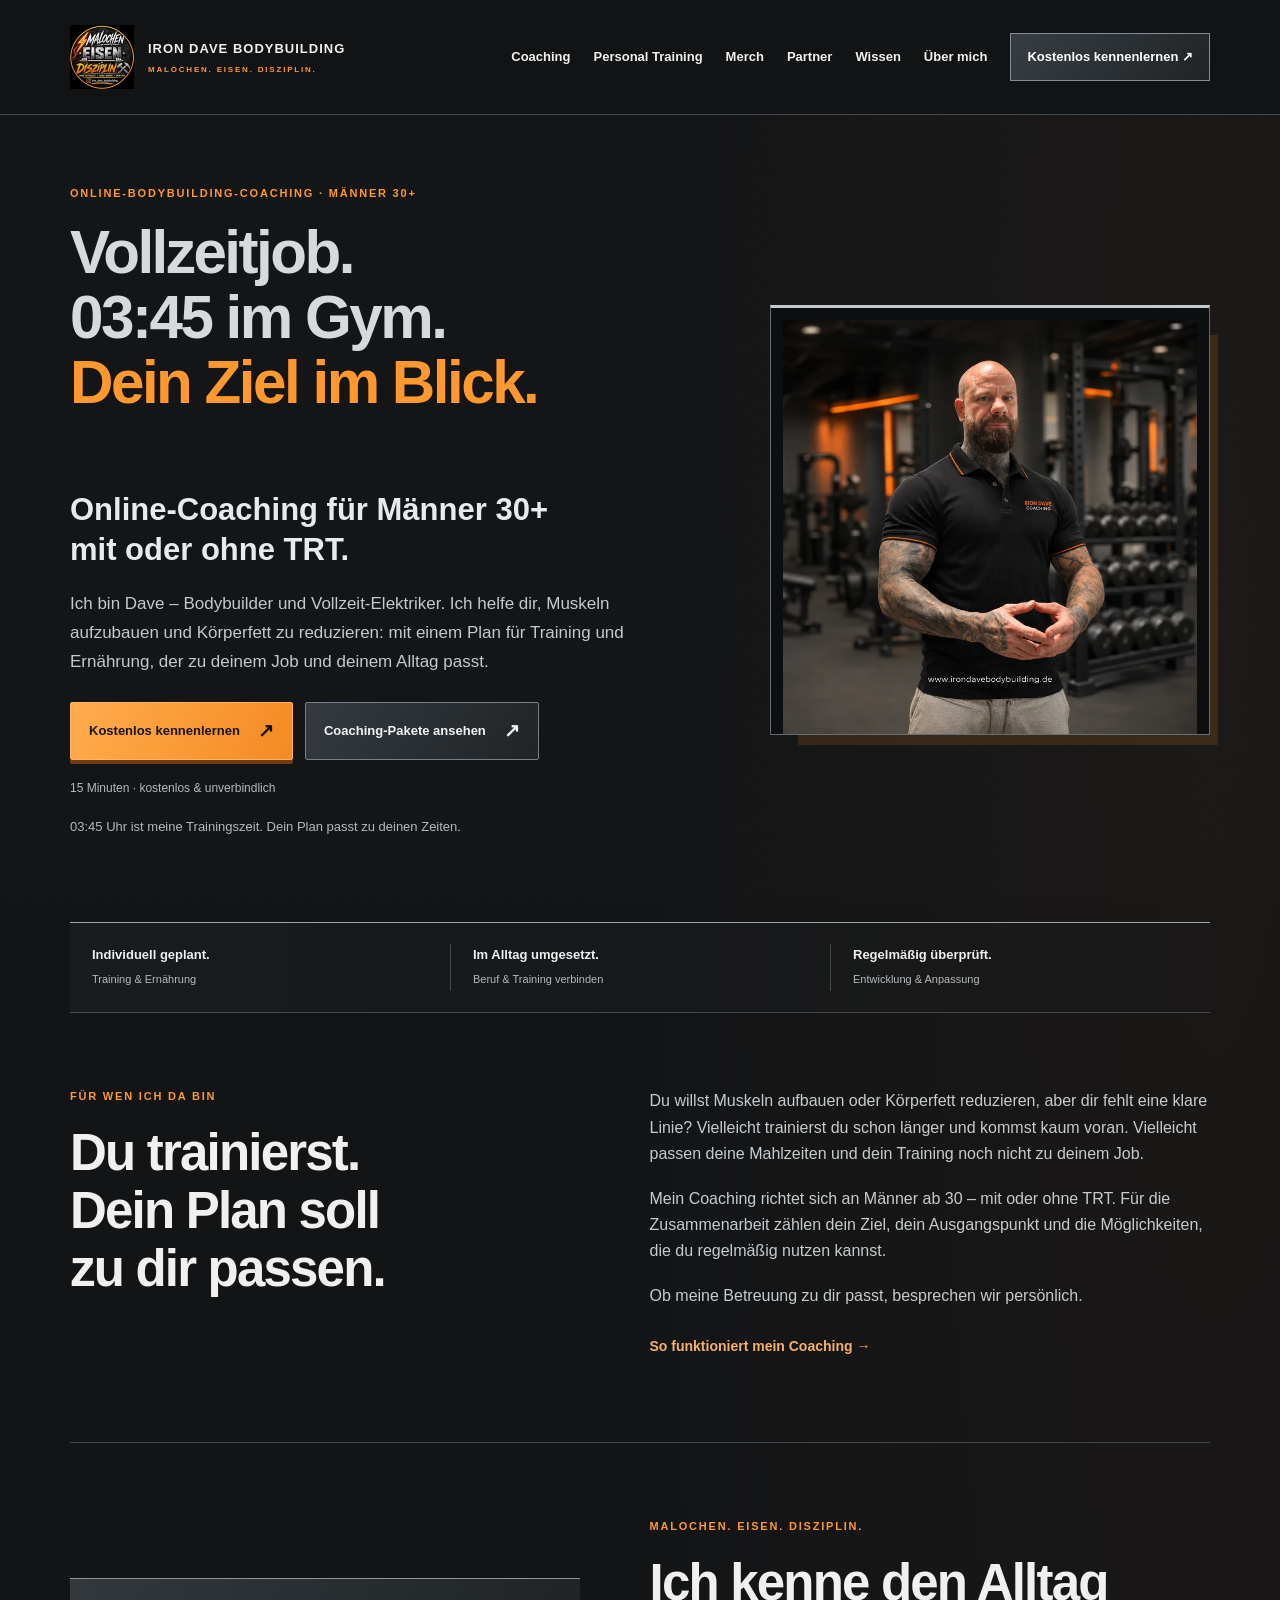
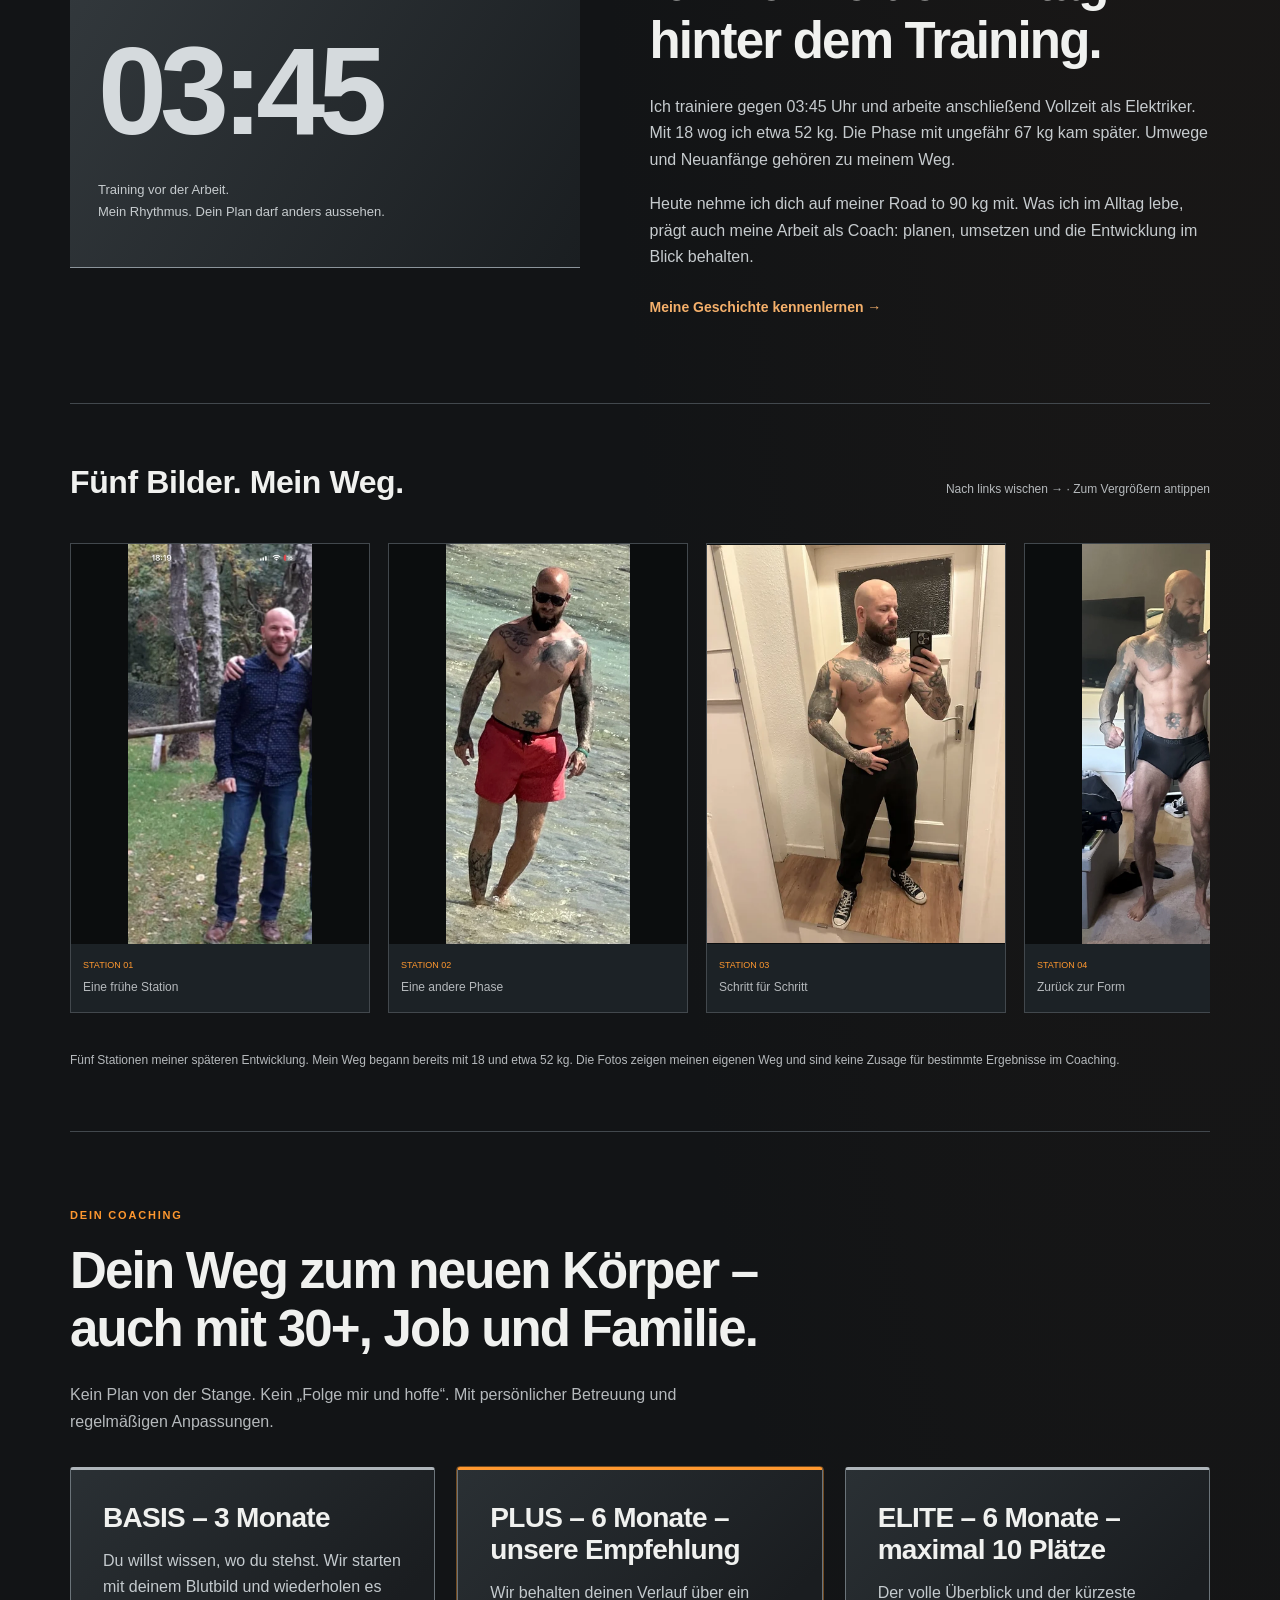
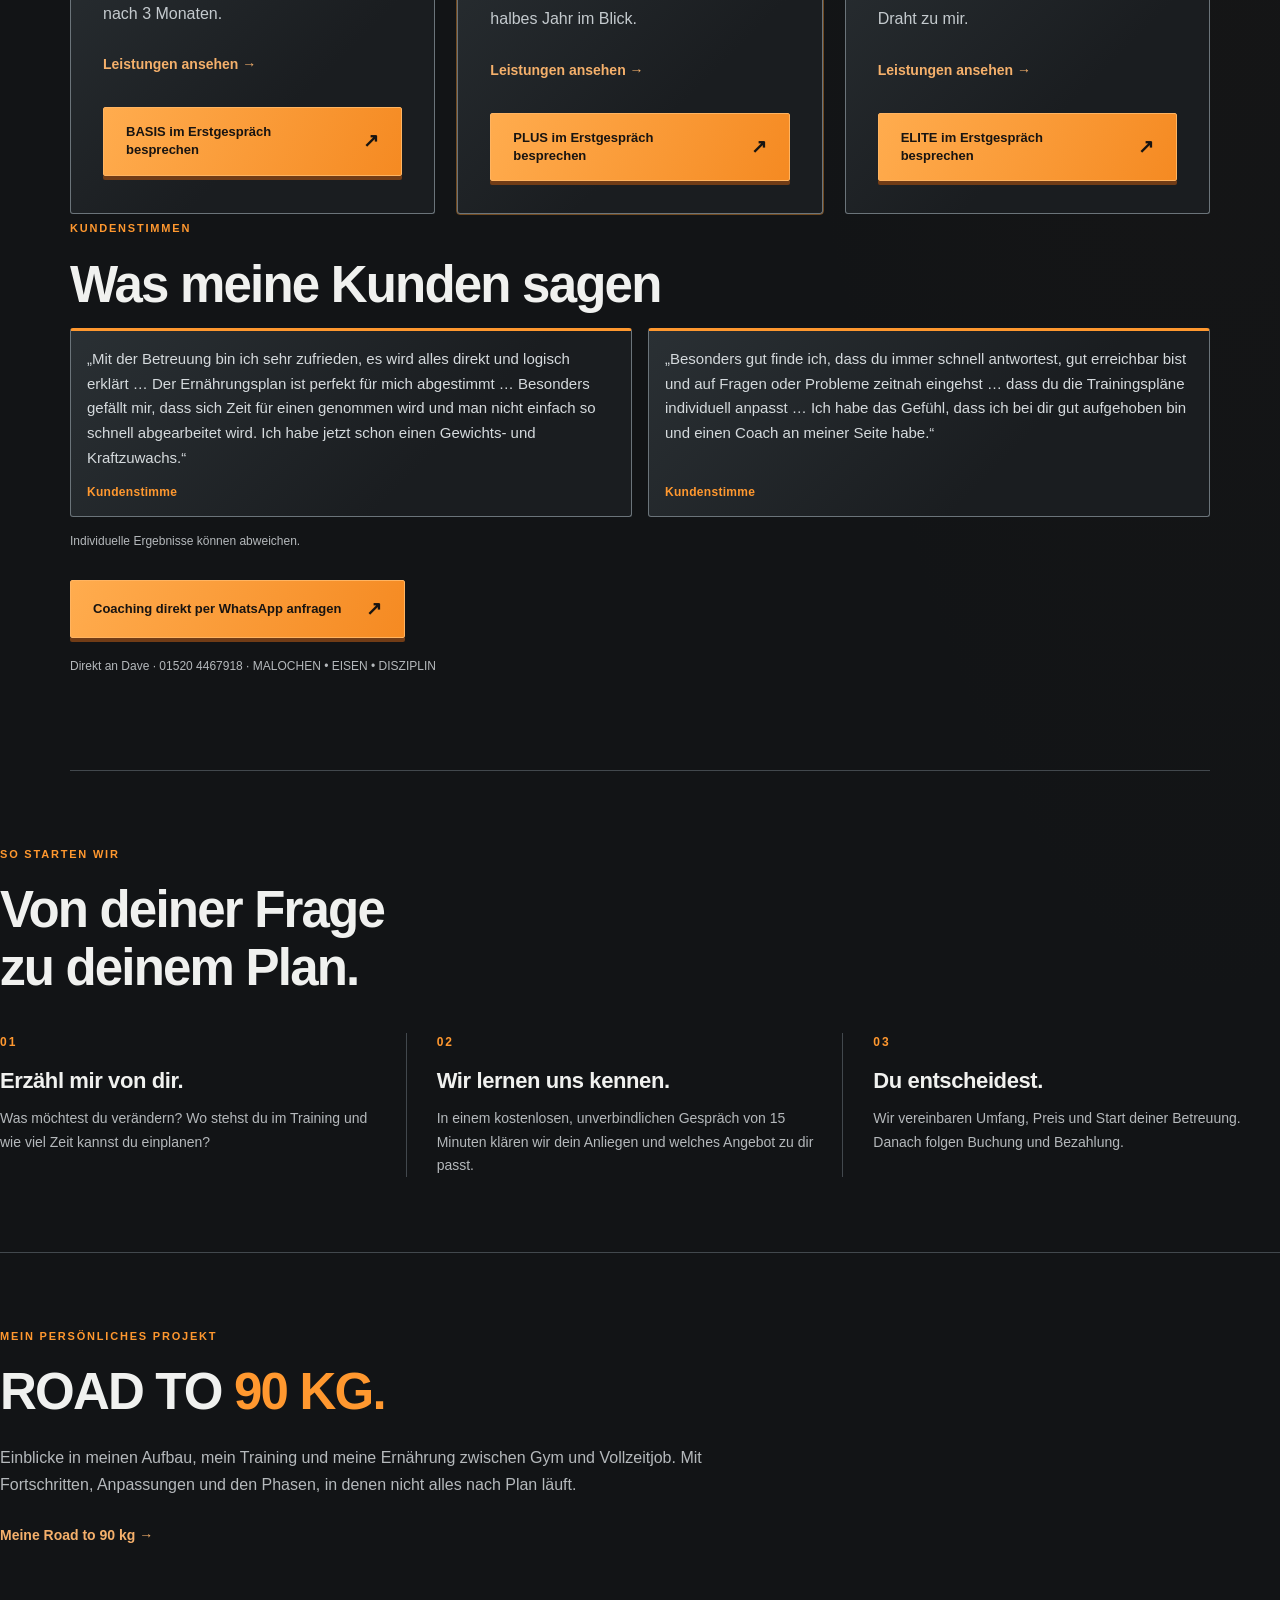
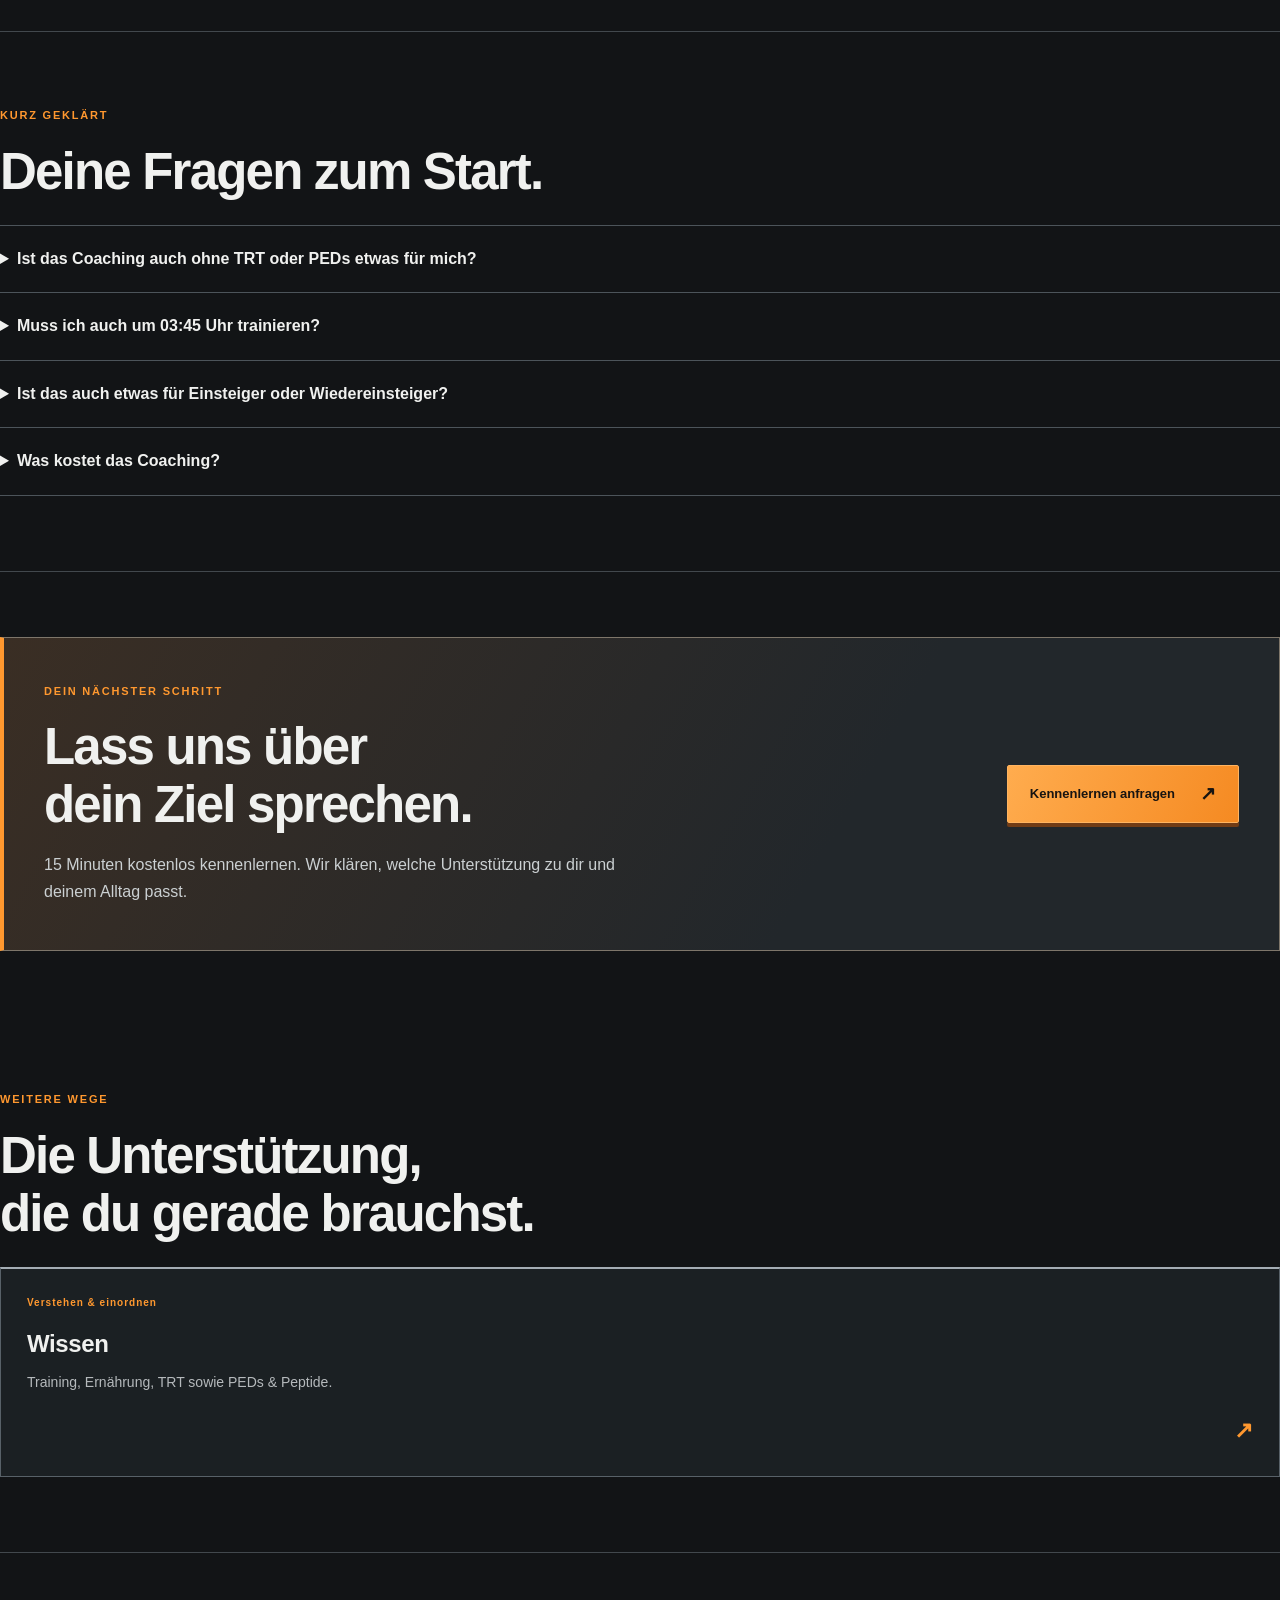
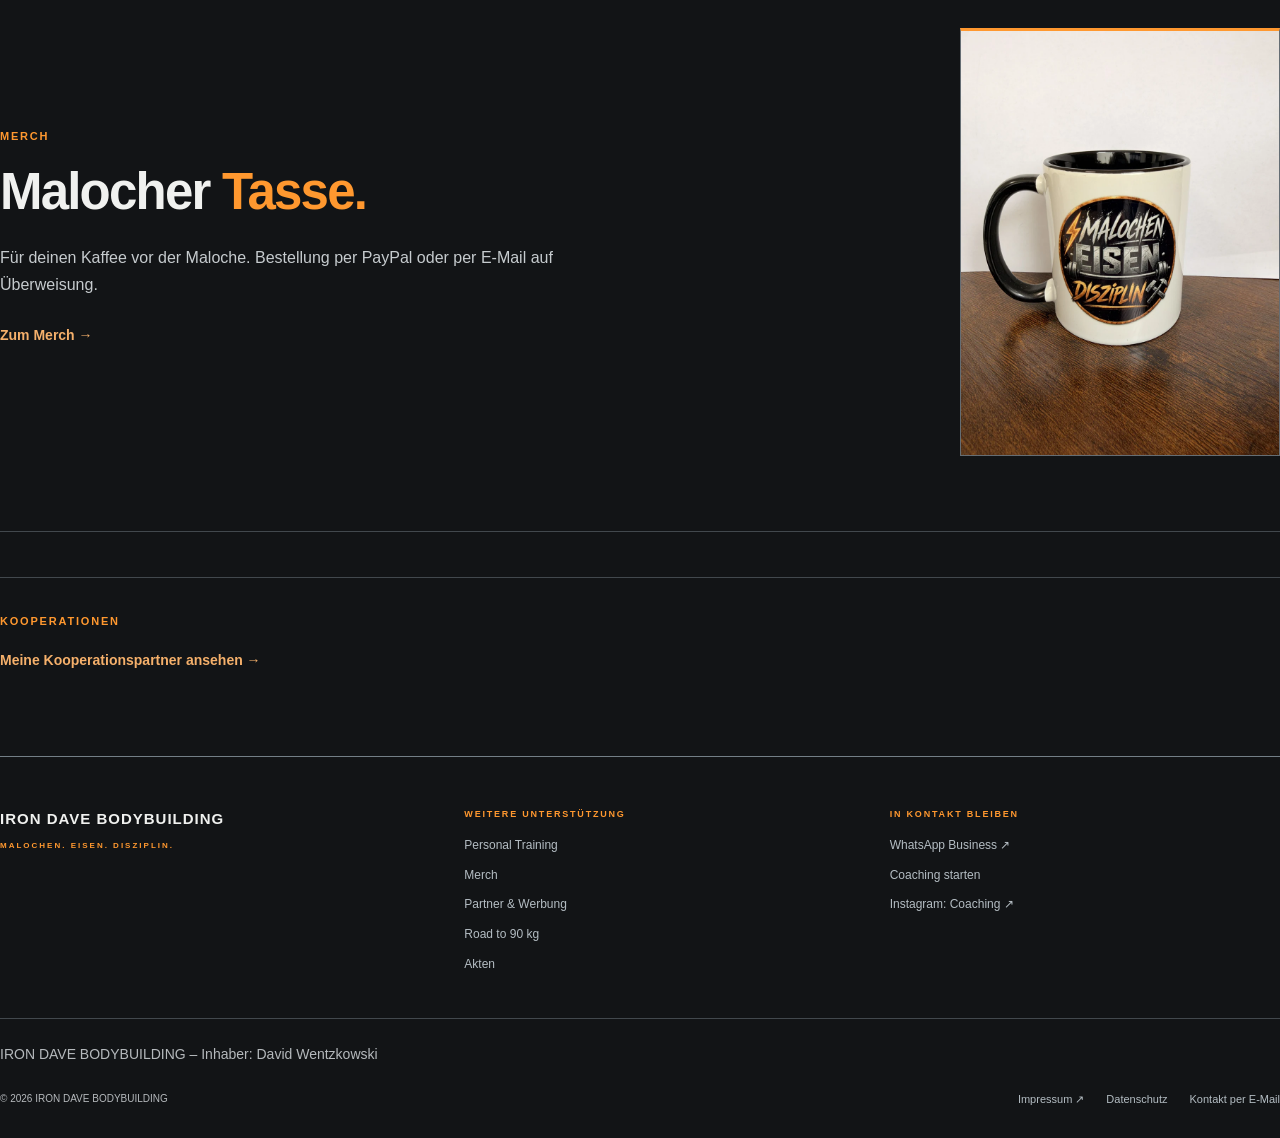
<file: index.html>
<!doctype html>
<html lang="de"><head><meta charset="utf-8"><meta name="viewport" content="width=device-width, initial-scale=1"><meta name="theme-color" content="#121416"><meta name="facebook-domain-verification" content="yvqx1ky97j1zptgezl98rqzax1vx3h" /><title>Online-Coaching für Männer 30+ – mit oder ohne TRT | IRON DAVE</title><meta name="description" content="Muskelaufbau und Fettverlust trotz Vollzeitjob. Online-Coaching für Männer ab 30 – mit oder ohne TRT. Lerne Dave kostenlos kennen."><link rel="canonical" href="https://www.irondavebodybuilding.de/"><meta property="og:type" content="website"><meta property="og:locale" content="de_DE"><meta property="og:site_name" content="IRON DAVE BODYBUILDING"><meta property="og:title" content="Online-Coaching für Männer 30+ – mit oder ohne TRT | IRON DAVE"><meta property="og:description" content="Muskelaufbau und Fettverlust trotz Vollzeitjob. Online-Coaching für Männer ab 30 – mit oder ohne TRT. Lerne Dave kostenlos kennen."><meta property="og:url" content="https://www.irondavebodybuilding.de/"><meta property="og:image" content="https://www.irondavebodybuilding.de/assets/img/og-image.jpg"><meta property="og:image:width" content="1200"><meta property="og:image:height" content="630"><meta property="og:image:alt" content="IRON DAVE BODYBUILDING – Online-Coaching für Männer 30+"><meta name="twitter:card" content="summary_large_image"><link rel="icon" href="favicon.ico" sizes="any"><link rel="icon" href="assets/img/favicon-32.png" type="image/png" sizes="32x32"><link rel="apple-touch-icon" href="assets/img/apple-touch-icon.png"><link rel="manifest" href="site.webmanifest"><link rel="stylesheet" href="assets/css/site.css"><script src="assets/js/navigation.js" defer></script><script src="assets/js/black-week.js" defer></script><script type="application/ld+json">{"@context":"https://schema.org","@type":"ProfessionalService","name":"IRON DAVE BODYBUILDING","url":"https://www.irondavebodybuilding.de/","logo":"https://www.irondavebodybuilding.de/assets/img/logo.jpg","image":"https://www.irondavebodybuilding.de/assets/img/og-image.jpg","description":"Online-Coaching für Männer 30+ – mit oder ohne TRT. Muskelaufbau und Fettverlust trotz Vollzeitjob.","email":"iron.dave.bodybuilding@gmail.com","founder":{"@type":"Person","name":"David Wentzkowski"},"areaServed":"DE","availableLanguage":"de","sameAs":["https://www.instagram.com/iron_dave_bodybuilding_coach/","https://www.instagram.com/iron_dave_bodybuilding/"]}</script></head><body><a class="skip" href="#inhalt">Zum Inhalt</a><div class="bw-banner" id="bw-banner" role="region" aria-label="Black Week"><p><strong>BLACK WEEK:</strong> 10 % auf alle Coaching-Pakete. <span class="bw-until">Nur bis 30.11.2026</span></p><a class="cta" href="coaching.html#black-week">Zu den Angeboten</a><button class="bw-close" type="button" aria-label="Hinweis schließen">×</button></div><header class="site-header"><div class="header-inner"><a class="brand" href="index.html" aria-label="IRON DAVE BODYBUILDING – Startseite"><img src="assets/img/logo-128.webp" width="64" height="64" alt="Original-Logo IRON DAVE BODYBUILDING"><span>IRON DAVE BODYBUILDING<small>MALOCHEN. EISEN. DISZIPLIN.</small></span></a><button class="menu-toggle" type="button" aria-expanded="false" aria-controls="main-navigation">Menü <span aria-hidden="true">☰</span></button><nav class="nav" id="main-navigation" aria-label="Hauptnavigation"><a href="coaching.html">Coaching</a><a href="angebote.html">Personal Training</a><a href="merch.html">Merch</a><a href="partner.html">Partner</a><a href="wissen.html">Wissen</a><a href="ueber-mich.html">Über mich</a><a class="nav-contact" href="kontakt.html#termin">Kostenlos kennenlernen <span aria-hidden="true">↗</span></a></nav></div></header><div class="wrap"><main id="inhalt"><section class="hero" aria-labelledby="title"><figure class="hero-photo hero-portrait"><img src="assets/img/dave-coaching-portrait.webp" width="800" height="800" alt="Iron Dave, Coach bei IRON DAVE BODYBUILDING" fetchpriority="high" decoding="async"></figure><div class="hero-introline"><p class="eyebrow">Online-Bodybuilding-Coaching · Männer 30+</p><h1 id="title">Vollzeitjob.<br>03:45 im Gym.<br><span>Dein Ziel im Blick.</span></h1></div><div class="hero-copy"><p class="hero-target">Online-Coaching für Männer 30+<br>mit oder ohne TRT.</p><p class="intro">Ich bin Dave – Bodybuilder und Vollzeit-Elektriker. Ich helfe dir, Muskeln aufzubauen und Körperfett zu reduzieren: mit einem Plan für Training und Ernährung, der zu deinem Job und deinem Alltag passt.</p><div class="actions"><a class="cta" href="kontakt.html#termin">Kostenlos kennenlernen<span aria-hidden="true">↗</span></a><a class="cta secondary" href="coaching.html">Coaching-Pakete ansehen<span aria-hidden="true">↗</span></a></div><p class="micro">15 Minuten · kostenlos &amp; unverbindlich</p><p class="hero-rhythm">03:45 Uhr ist meine Trainingszeit. Dein Plan passt zu deinen Zeiten.</p></div></section>
<div class="fact-strip" aria-label="Mein Ansatz"><p><strong>Individuell geplant.</strong><span>Training &amp; Ernährung</span></p><p><strong>Im Alltag umgesetzt.</strong><span>Beruf &amp; Training verbinden</span></p><p><strong>Regelmäßig überprüft.</strong><span>Entwicklung &amp; Anpassung</span></p></div>
<section class="section split"><div class="section-heading"><p class="eyebrow">Für wen ich da bin</p><h2>Du trainierst.<br>Dein Plan soll<br>zu dir passen.</h2></div><div class="prose"><p>Du willst Muskeln aufbauen oder Körperfett reduzieren, aber dir fehlt eine klare Linie? Vielleicht trainierst du schon länger und kommst kaum voran. Vielleicht passen deine Mahlzeiten und dein Training noch nicht zu deinem Job.</p><p>Mein Coaching richtet sich an Männer ab 30 – mit oder ohne TRT. Für die Zusammenarbeit zählen dein Ziel, dein Ausgangspunkt und die Möglichkeiten, die du regelmäßig nutzen kannst.</p><p>Ob meine Betreuung zu dir passt, besprechen wir persönlich.</p><a class="text-link" href="coaching.html">So funktioniert mein Coaching →</a></div></section>
<section class="section personal-teaser" id="ueber-mich"><div class="personal-time"><span>03:45</span><p>Training vor der Arbeit.<br>Mein Rhythmus. Dein Plan darf anders aussehen.</p></div><div><p class="eyebrow">Malochen. Eisen. Disziplin.</p><h2>Ich kenne den Alltag<br>hinter dem Training.</h2><p>Ich trainiere gegen 03:45 Uhr und arbeite anschließend Vollzeit als Elektriker. Mit 18 wog ich etwa 52 kg. Die Phase mit ungefähr 67 kg kam später. Umwege und Neuanfänge gehören zu meinem Weg.</p><p>Heute nehme ich dich auf meiner Road to 90 kg mit. Was ich im Alltag lebe, prägt auch meine Arbeit als Coach: planen, umsetzen und die Entwicklung im Blick behalten.</p><a class="text-link" href="ueber-mich.html">Meine Geschichte kennenlernen →</a></div></section><section id="mein-weg" class="journey" aria-label="Mein Weg in fünf Originalbildern"><div class="journey-head"><h3>Fünf Bilder. Mein Weg.</h3><p>Nach links wischen → · Zum Vergrößern antippen</p></div><div class="journey-grid" tabindex="0" role="region" aria-label="Entwicklung: fünf Fotos, horizontal wischen oder Pfeiltasten nutzen"><figure><a href="assets/img/mein-weg-1.jpg" target="_blank" rel="noopener" aria-label="Bild 1 vergrößern: Dave in früheren Jahren im Freien"><img width="591" height="1280" srcset="assets/img/mein-weg-1-480.webp 295w, assets/img/mein-weg-1.webp 591w" sizes="(max-width: 650px) 85vw, 480px" src="assets/img/mein-weg-1.webp" alt="Dave in früheren Jahren im Freien" loading="lazy"></a><figcaption><span>STATION 01</span>Eine frühe Station</figcaption></figure><figure><a href="assets/img/mein-weg-2.jpg" target="_blank" rel="noopener" aria-label="Bild 2 vergrößern: Dave am Strand in einer späteren Phase"><img width="591" height="1280" srcset="assets/img/mein-weg-2-480.webp 295w, assets/img/mein-weg-2.webp 591w" sizes="(max-width: 650px) 85vw, 480px" src="assets/img/mein-weg-2.webp" alt="Dave am Strand in einer späteren Phase" loading="lazy"></a><figcaption><span>STATION 02</span>Eine andere Phase</figcaption></figure><figure><a href="assets/img/mein-weg-3.jpg" target="_blank" rel="noopener" aria-label="Bild 3 vergrößern: Dave bei einem Formfoto vor dem Spiegel"><img width="960" height="1280" srcset="assets/img/mein-weg-3-480.webp 480w, assets/img/mein-weg-3.webp 960w" sizes="(max-width: 650px) 85vw, 480px" src="assets/img/mein-weg-3.webp" alt="Dave bei einem Formfoto vor dem Spiegel" loading="lazy"></a><figcaption><span>STATION 03</span>Schritt für Schritt</figcaption></figure><figure><a href="assets/img/mein-weg-4.jpg" target="_blank" rel="noopener" aria-label="Bild 4 vergrößern: Weiteres Formfoto von Dave vor dem Spiegel"><img width="592" height="1280" srcset="assets/img/mein-weg-4-480.webp 296w, assets/img/mein-weg-4.webp 592w" sizes="(max-width: 650px) 85vw, 480px" src="assets/img/mein-weg-4.webp" alt="Weiteres Formfoto von Dave vor dem Spiegel" loading="lazy"></a><figcaption><span>STATION 04</span>Zurück zur Form</figcaption></figure><figure><a href="assets/img/mein-weg-5.jpg" target="_blank" rel="noopener" aria-label="Bild 5 vergrößern: Dave beim Posing vor einem dunklen Hintergrund"><img width="960" height="1280" srcset="assets/img/mein-weg-5-480.webp 480w, assets/img/mein-weg-5.webp 960w" sizes="(max-width: 650px) 85vw, 480px" src="assets/img/mein-weg-5.webp" alt="Dave beim Posing vor einem dunklen Hintergrund" loading="lazy"></a><figcaption><span>STATION 05</span>Mein weiterer Weg</figcaption></figure></div><p class="journey-note">Fünf Stationen meiner späteren Entwicklung. Mein Weg begann bereits mit 18 und etwa 52 kg. Die Fotos zeigen meinen eigenen Weg und sind keine Zusage für bestimmte Ergebnisse im Coaching.</p></section>
<section class="section" id="coaching"><div class="section-heading"><p class="eyebrow">Dein Coaching</p><h2>Dein Weg zum neuen Körper –<br>auch mit 30+, Job und Familie.</h2><p>Kein Plan von der Stange. Kein „Folge mir und hoffe“. Mit persönlicher Betreuung und regelmäßigen Anpassungen.</p></div><div class="plan-preview-grid coaching-preview"><article class="plan-preview"><h3>BASIS – 3 Monate</h3><p>Du willst wissen, wo du stehst. Wir starten mit deinem Blutbild und wiederholen es nach 3 Monaten.</p><a class="text-link" href="coaching.html#programme">Leistungen ansehen →</a><a class="cta plan-cta" href="https://wa.me/4915204467918?text=Hallo%20Dave%2C%20ich%20interessiere%20mich%20f%C3%BCr%20dein%20BASIS-Coaching%20und%20m%C3%B6chte%20ein%20kostenloses%20Erstgespr%C3%A4ch%20vereinbaren." target="_blank" rel="noopener noreferrer"><span>BASIS im Erstgespräch besprechen</span><span aria-hidden="true">↗</span></a></article><article class="plan-preview featured"><h3>PLUS – 6 Monate – unsere Empfehlung</h3><p>Wir behalten deinen Verlauf über ein halbes Jahr im Blick.</p><a class="text-link" href="coaching.html#programme">Leistungen ansehen →</a><a class="cta plan-cta" href="https://wa.me/4915204467918?text=Hallo%20Dave%2C%20ich%20interessiere%20mich%20f%C3%BCr%20dein%20PLUS-Coaching%20und%20m%C3%B6chte%20ein%20kostenloses%20Erstgespr%C3%A4ch%20vereinbaren." target="_blank" rel="noopener noreferrer"><span>PLUS im Erstgespräch besprechen</span><span aria-hidden="true">↗</span></a></article><article class="plan-preview"><h3>ELITE – 6 Monate – maximal 10 Plätze</h3><p>Der volle Überblick und der kürzeste Draht zu mir.</p><a class="text-link" href="coaching.html#programme">Leistungen ansehen →</a><a class="cta plan-cta" href="https://wa.me/4915204467918?text=Hallo%20Dave%2C%20ich%20interessiere%20mich%20f%C3%BCr%20dein%20ELITE-Coaching%20und%20m%C3%B6chte%20ein%20kostenloses%20Erstgespr%C3%A4ch%20vereinbaren." target="_blank" rel="noopener noreferrer"><span>ELITE im Erstgespräch besprechen</span><span aria-hidden="true">↗</span></a></article></div><div class="voices voices-compact"><div class="voices-head"><div><p class="eyebrow">Kundenstimmen</p><h2>Was meine Kunden sagen</h2></div></div><div class="voice-grid"><blockquote class="voice"><p>„Mit der Betreuung bin ich sehr zufrieden, es wird alles direkt und logisch erklärt … Der Ernährungsplan ist perfekt für mich abgestimmt … Besonders gefällt mir, dass sich Zeit für einen genommen wird und man nicht einfach so schnell abgearbeitet wird. Ich habe jetzt schon einen Gewichts- und Kraftzuwachs.“</p><footer>Kundenstimme</footer></blockquote><blockquote class="voice"><p>„Besonders gut finde ich, dass du immer schnell antwortest, gut erreichbar bist und auf Fragen oder Probleme zeitnah eingehst … dass du die Trainingspläne individuell anpasst … Ich habe das Gefühl, dass ich bei dir gut aufgehoben bin und einen Coach an meiner Seite habe.“</p><footer>Kundenstimme</footer></blockquote></div><p class="micro">Individuelle Ergebnisse können abweichen.</p></div><div class="section-action"><a class="cta" href="https://wa.me/4915204467918?text=Hallo%20Dave%2C%20ich%20interessiere%20mich%20f%C3%BCr%20dein%20Coaching%20und%20m%C3%B6chte%20ein%20kostenloses%20Erstgespr%C3%A4ch%20vereinbaren." target="_blank" rel="noopener noreferrer">Coaching direkt per WhatsApp anfragen <span aria-hidden="true">↗</span></a></div><p class="micro">Direkt an Dave · 01520 4467918 · MALOCHEN • EISEN • DISZIPLIN</p></div></section><section class="section" id="ablauf"><div class="section-heading"><p class="eyebrow">So starten wir</p><h2>Von deiner Frage<br>zu deinem Plan.</h2></div><ol class="steps"><li><span>01</span><h3>Erzähl mir von dir.</h3><p>Was möchtest du verändern? Wo stehst du im Training und wie viel Zeit kannst du einplanen?</p></li><li><span>02</span><h3>Wir lernen uns kennen.</h3><p>In einem kostenlosen, unverbindlichen Gespräch von 15 Minuten klären wir dein Anliegen und welches Angebot zu dir passt.</p></li><li><span>03</span><h3>Du entscheidest.</h3><p>Wir vereinbaren Umfang, Preis und Start deiner Betreuung. Danach folgen Buchung und Bezahlung.</p></li></ol></section>
<section class="section road-teaser road-teaser-text"><div><p class="eyebrow">Mein persönliches Projekt</p><h2>ROAD TO <span>90 KG.</span></h2><p>Einblicke in meinen Aufbau, mein Training und meine Ernährung zwischen Gym und Vollzeitjob. Mit Fortschritten, Anpassungen und den Phasen, in denen nicht alles nach Plan läuft.</p><a class="text-link" href="road-to-90kg.html">Meine Road to 90 kg →</a></div></section><section class="section faq" id="faq" aria-labelledby="faq-title"><p class="eyebrow">Kurz geklärt</p><h2 id="faq-title">Deine Fragen zum Start.</h2><details><summary>Ist das Coaching auch ohne TRT oder PEDs etwas für mich?</summary><p>Ja. Mein Coaching ist für Männer ab 30 mit oder ohne TRT geeignet. Auch wenn du keine Hormone oder Peptide nutzt, bist du bei mir richtig. Training, Ernährung und Fortschrittskontrolle bilden die Grundlage. Die vereinbarte Aufklärung zu PEDs &amp; Peptiden bleibt Teil des entsprechenden Angebots. Medizinische Diagnosen und Behandlungsentscheidungen gehören in ärztliche Betreuung.</p></details><details><summary>Muss ich auch um 03:45 Uhr trainieren?</summary><p>Nein. Das ist mein persönlicher Rhythmus. Deine Trainingszeiten richten sich nach deinem Alltag – morgens, nach Feierabend oder am Wochenende.</p></details><details><summary>Ist das auch etwas für Einsteiger oder Wiedereinsteiger?</summary><p>Eine Anfrage ist auch ohne langjährige Trainingserfahrung willkommen. Erzähl mir, wo du stehst. Im Kennenlernen klären wir, ob meine Betreuung zu deinem Vorhaben passt.</p></details><details><summary>Was kostet das Coaching?</summary><p>Preise und Laufzeiten besprechen wir im kostenlosen Erstgespräch. BASIS – 3 Monate. PLUS – 6 Monate – unsere Empfehlung. ELITE – 6 Monate – maximal 10 Plätze. <a href="coaching.html#programme">Pakete ansehen</a>.</p></details></section><section class="contact-band"><div><p class="eyebrow">Dein nächster Schritt</p><h2>Lass uns über<br>dein Ziel sprechen.</h2><p>15 Minuten kostenlos kennenlernen. Wir klären, welche Unterstützung zu dir und deinem Alltag passt.</p></div><a class="cta" href="kontakt.html#termin">Kennenlernen anfragen<span aria-hidden="true">↗</span></a></section>
<section class="section" id="links"><p class="eyebrow">Weitere Wege</p><h2>Die Unterstützung,<br>die du gerade brauchst.</h2><div class="resource-grid"><a class="resource-card" href="wissen.html"><span>Verstehen &amp; einordnen</span><h3>Wissen</h3><p>Training, Ernährung, TRT sowie PEDs &amp; Peptide.</p><b aria-hidden="true">↗</b></a></div></section><section class="section merch-teaser" id="merch" aria-labelledby="merch-title"><div><p class="eyebrow">Merch</p><h2 id="merch-title">Malocher <span>Tasse.</span></h2><p>Für deinen Kaffee vor der Maloche. Bestellung per PayPal oder per E-Mail auf Überweisung.</p><a class="text-link" href="merch.html">Zum Merch →</a></div><a class="merch-teaser-img" href="merch.html" tabindex="-1" aria-hidden="true"><picture><source srcset="assets/img/malocher-tasse.webp" type="image/webp"><img src="assets/img/malocher-tasse.jpg" width="900" height="1200" alt="" loading="lazy"></picture></a></section><section class="partner-reference" id="partner"><p class="eyebrow">Kooperationen</p><a class="text-link" href="partner.html">Meine Kooperationspartner ansehen →</a></section></main><footer class="site-footer"><div class="footer-top"><a class="footer-brand" href="index.html">IRON DAVE BODYBUILDING<small>MALOCHEN. EISEN. DISZIPLIN.</small></a><div><p class="eyebrow">Weitere Unterstützung</p><nav aria-label="Weitere Angebote"><a href="angebote.html">Personal Training</a><a href="merch.html">Merch</a><a href="partner.html">Partner &amp; Werbung</a><a href="road-to-90kg.html">Road to 90 kg</a><a href="akten.html">Akten</a></nav></div><div><p class="eyebrow">In Kontakt bleiben</p><nav aria-label="Kontakt und Instagram"><a href="https://wa.me/4915204467918?text=Hallo%20Dave%2C%20ich%20m%C3%B6chte%20dich%20kostenlos%20kennenlernen.%20Mein%20Ziel%20ist%3A%20%E2%80%A6%20Meine%20Trainingserfahrung%3A%20%E2%80%A6%20Zeit%20f%C3%BCr%20Training%20pro%20Woche%3A%20%E2%80%A6" target="_blank" rel="noopener noreferrer">WhatsApp Business ↗</a><a href="kontakt.html">Coaching starten</a><a href="https://www.instagram.com/iron_dave_bodybuilding_coach/" target="_blank" rel="noopener noreferrer">Instagram: Coaching ↗</a></nav></div></div><div class="footer-bottom"><p class="footer-owner">IRON DAVE BODYBUILDING – Inhaber: David Wentzkowski</p><span>© 2026 IRON DAVE BODYBUILDING</span><nav aria-label="Rechtliche Informationen"><a href="https://mein.online-impressum.de/iron-dave-bodybuilding/#impressum" target="_blank" rel="noopener noreferrer">Impressum ↗</a><a href="datenschutz.html">Datenschutz</a><a href="mailto:iron.dave.bodybuilding@gmail.com">Kontakt per E-Mail</a></nav></div></footer></div><a class="mobile-cta" href="kontakt.html#termin">Kostenlos kennenlernen <span aria-hidden="true">↗</span></a></body></html>
</file>
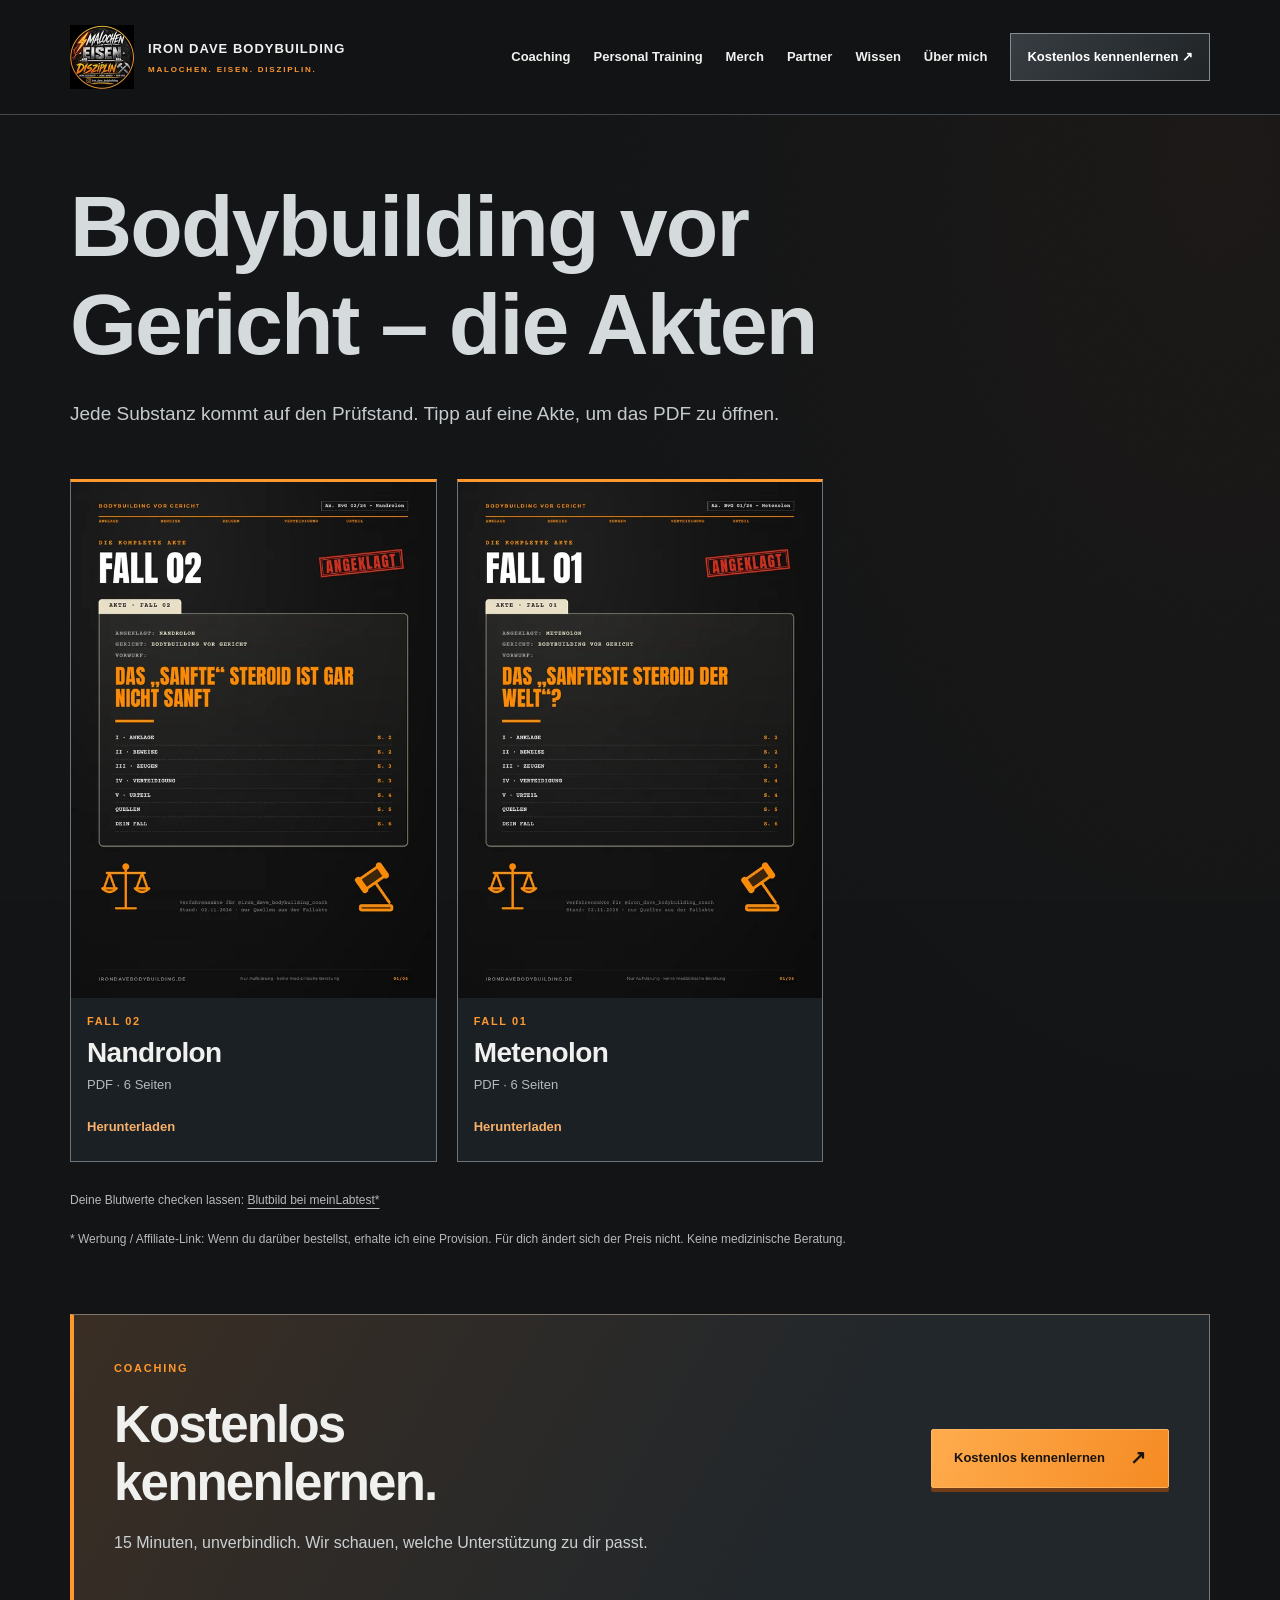
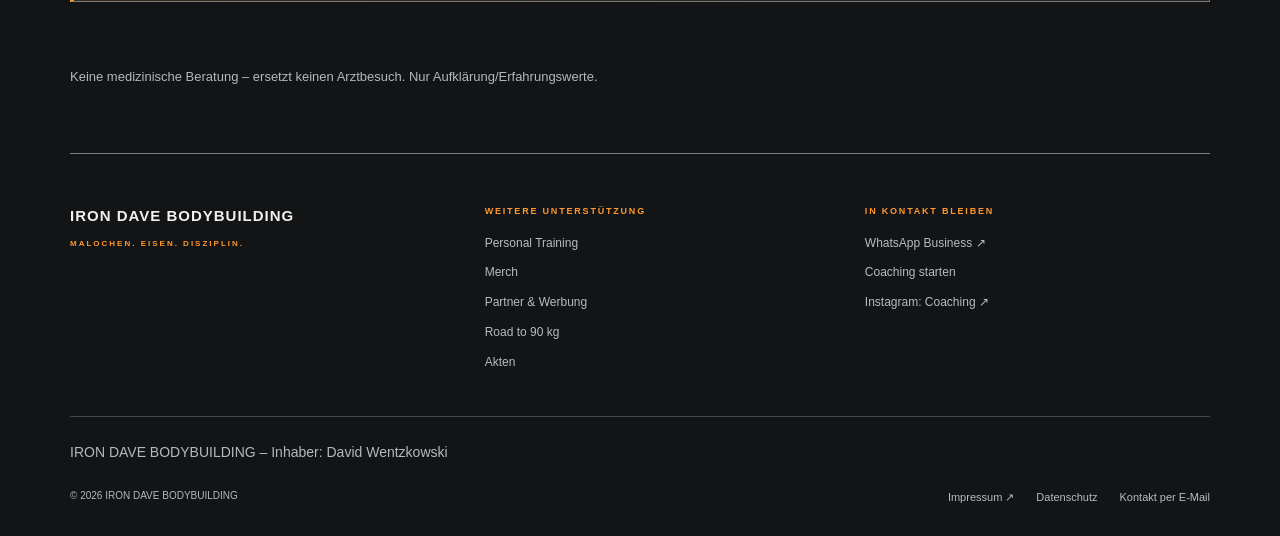
<file: akten/index.html>
<!doctype html>
<html lang="de">
<head>
<meta charset="utf-8">
<meta name="robots" content="noindex">
<meta http-equiv="refresh" content="0; url=/akten.html">
<link rel="canonical" href="https://www.irondavebodybuilding.de/akten.html">
<title>Bodybuilding vor Gericht – Akten | IRON DAVE</title>
<script>location.replace('/akten.html');</script>
</head>
<body>
<p><a href="/akten.html">Bodybuilding vor Gericht – die Akten</a></p>
</body>
</html>
</file>
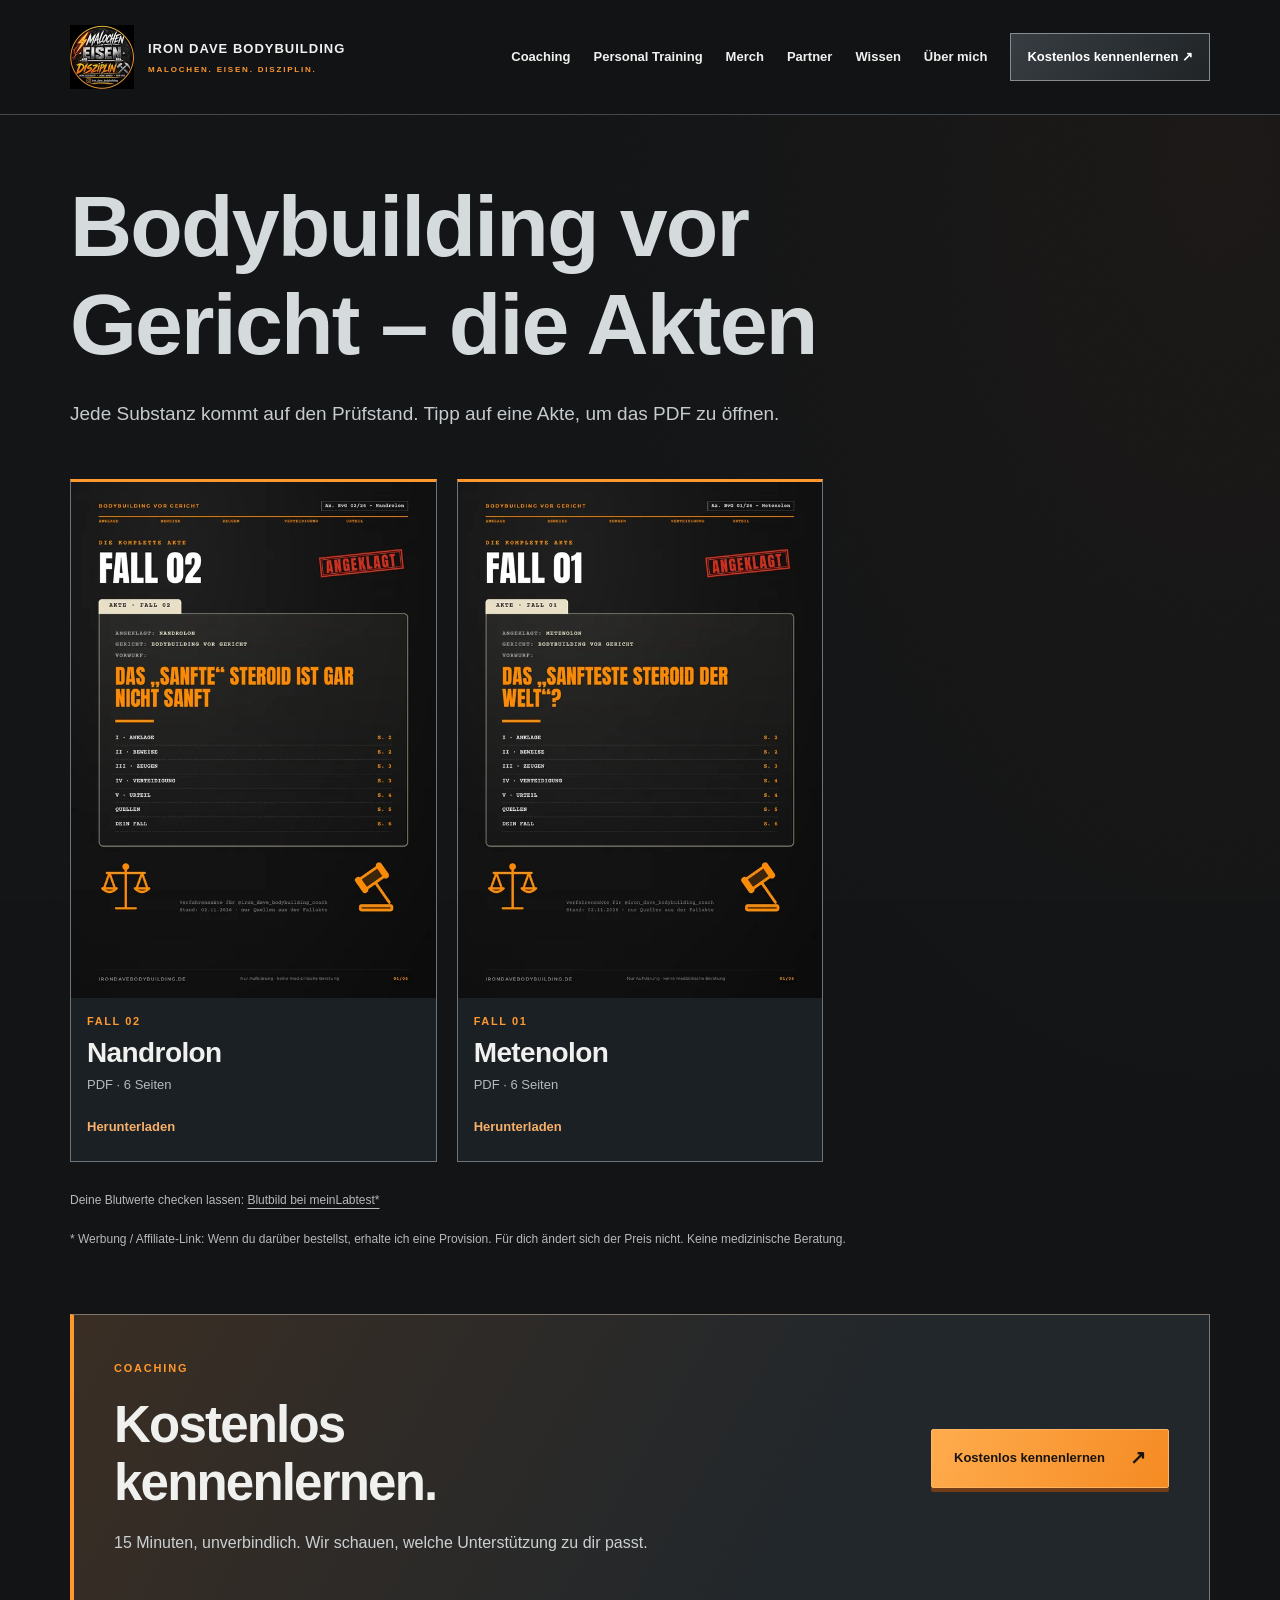
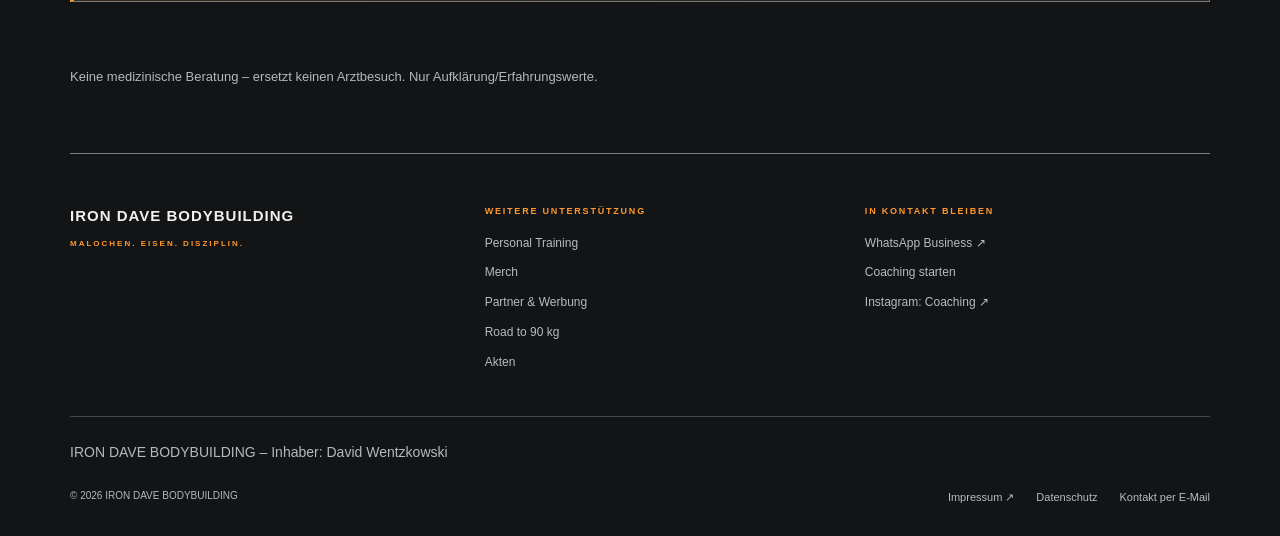
<file: akten.html>
<!doctype html>
<html lang="de">
<head>
<meta charset="utf-8">
<meta name="viewport" content="width=device-width, initial-scale=1">
<meta name="theme-color" content="#121416">
<title>Bodybuilding vor Gericht – Akten | IRON DAVE</title>
<meta name="description" content="Bodybuilding vor Gericht: die Akten. Jede Substanz kommt auf den Prüfstand. Fall 02 behandelt Nandrolon, Fall 01 Metenolon.">
<link rel="canonical" href="https://www.irondavebodybuilding.de/akten.html">
<meta property="og:type" content="website">
<meta property="og:locale" content="de_DE">
<meta property="og:site_name" content="IRON DAVE BODYBUILDING">
<meta property="og:title" content="Bodybuilding vor Gericht – Akten | IRON DAVE">
<meta property="og:description" content="Bodybuilding vor Gericht: die Akten. Jede Substanz kommt auf den Prüfstand. Fall 02 behandelt Nandrolon, Fall 01 Metenolon.">
<meta property="og:url" content="https://www.irondavebodybuilding.de/akten.html">
<meta property="og:image" content="https://www.irondavebodybuilding.de/assets/img/akten/Akte_Fall_02_Nandrolon.jpg">
<meta property="og:image:width" content="600">
<meta property="og:image:height" content="849">
<meta property="og:image:alt" content="Vorschau Fall 02, Nandrolon">
<meta name="twitter:card" content="summary_large_image">
<link rel="icon" href="favicon.ico" sizes="any">
<link rel="icon" href="assets/img/favicon-32.png" type="image/png" sizes="32x32">
<link rel="apple-touch-icon" href="assets/img/apple-touch-icon.png">
<link rel="manifest" href="site.webmanifest">
<link rel="stylesheet" href="assets/css/site.css">
<script src="assets/js/navigation.js" defer></script><script src="assets/js/black-week.js" defer></script>

<script src="assets/js/akten.js" defer></script>
</head>
<body>
<a class="skip" href="#inhalt">Zum Inhalt</a><div class="bw-banner" id="bw-banner" role="region" aria-label="Black Week"><p><strong>BLACK WEEK:</strong> 10 % auf alle Coaching-Pakete. <span class="bw-until">Nur bis 30.11.2026</span></p><a class="cta" href="coaching.html#black-week">Zu den Angeboten</a><button class="bw-close" type="button" aria-label="Hinweis schließen">×</button></div>
<header class="site-header">
<div class="header-inner">
<a class="brand" href="index.html" aria-label="IRON DAVE BODYBUILDING – Startseite"><img src="assets/img/logo-128.webp" width="64" height="64" alt="Original-Logo IRON DAVE BODYBUILDING"><span>IRON DAVE BODYBUILDING<small>MALOCHEN. EISEN. DISZIPLIN.</small></span></a>
<button class="menu-toggle" type="button" aria-expanded="false" aria-controls="main-navigation">Menü <span aria-hidden="true">☰</span></button>
<nav class="nav" id="main-navigation" aria-label="Hauptnavigation"><a href="coaching.html">Coaching</a><a href="angebote.html">Personal Training</a><a href="merch.html">Merch</a><a href="partner.html">Partner</a><a href="wissen.html">Wissen</a><a href="ueber-mich.html">Über mich</a><a class="nav-contact" href="kontakt.html#termin">Kostenlos kennenlernen <span aria-hidden="true">↗</span></a></nav>
</div>
</header>
<div class="wrap">
<main id="inhalt">
<section class="page-intro akten-intro">
<h1>Bodybuilding vor Gericht – die Akten</h1>
<p class="lead">Jede Substanz kommt auf den Prüfstand. Tipp auf eine Akte, um das PDF zu öffnen.</p>
</section>
<div class="akten-grid" id="akten-grid"></div>
<noscript>
<ul class="akten-fallback">
<li><a href="akten/Akte_Fall_02_Nandrolon.pdf" target="_blank" rel="noopener">Fall 02 – Nandrolon (PDF · 6 Seiten)</a> <a href="akten/Akte_Fall_02_Nandrolon.pdf" download="Akte_Fall_02_Nandrolon.pdf">Herunterladen</a></li>
<li><a href="akten/Akte_Fall_01_Metenolon.pdf" target="_blank" rel="noopener">Fall 01 – Metenolon (PDF · 6 Seiten)</a> <a href="akten/Akte_Fall_01_Metenolon.pdf" download="Akte_Fall_01_Metenolon.pdf">Herunterladen</a></li>
</ul>
</noscript>
<p class="note">Deine Blutwerte checken lassen: <a href="https://meinlabtest.de/pick-und-mix.html?aw_affiliate=eyJjYW1wYWlnbl9pZCI6Ijc2IiwidHJhZmZpY19zb3VyY2UiOiJub19zb3VyY2UiLCJhY2NvdW50X2lkIjoyMzJ9" target="_blank" rel="sponsored noopener">Blutbild bei meinLabtest*</a></p>
<p class="micro">* Werbung / Affiliate-Link: Wenn du darüber bestellst, erhalte ich eine Provision. Für dich ändert sich der Preis nicht. Keine medizinische Beratung.</p>
<section class="contact-band">
<div>
<p class="eyebrow">Coaching</p>
<h2>Kostenlos<br>kennenlernen.</h2>
<p>15 Minuten, unverbindlich. Wir schauen, welche Unterstützung zu dir passt.</p>
</div>
<a class="cta" href="kontakt.html#termin">Kostenlos kennenlernen <span aria-hidden="true">↗</span></a>
</section>
<p class="akten-disclaimer">Keine medizinische Beratung – ersetzt keinen Arztbesuch. Nur Aufklärung/Erfahrungswerte.</p>
</main>
<footer class="site-footer">
<div class="footer-top">
<a class="footer-brand" href="index.html">IRON DAVE BODYBUILDING<small>MALOCHEN. EISEN. DISZIPLIN.</small></a>
<div>
<p class="eyebrow">Weitere Unterstützung</p>
<nav aria-label="Weitere Angebote"><a href="angebote.html">Personal Training</a><a href="merch.html">Merch</a><a href="partner.html">Partner &amp; Werbung</a><a href="road-to-90kg.html">Road to 90 kg</a><a href="akten.html">Akten</a></nav>
</div>
<div>
<p class="eyebrow">In Kontakt bleiben</p>
<nav aria-label="Kontakt und Instagram"><a href="https://wa.me/4915204467918?text=Hallo%20Dave%2C%20ich%20m%C3%B6chte%20dich%20kostenlos%20kennenlernen.%20Mein%20Ziel%20ist%3A%20%E2%80%A6%20Meine%20Trainingserfahrung%3A%20%E2%80%A6%20Zeit%20f%C3%BCr%20Training%20pro%20Woche%3A%20%E2%80%A6" target="_blank" rel="noopener noreferrer">WhatsApp Business ↗</a><a href="kontakt.html">Coaching starten</a><a href="https://www.instagram.com/iron_dave_bodybuilding_coach/" target="_blank" rel="noopener noreferrer">Instagram: Coaching ↗</a></nav>
</div>
</div>
<div class="footer-bottom">
<p class="footer-owner">IRON DAVE BODYBUILDING – Inhaber: David Wentzkowski</p>
<span>© 2026 IRON DAVE BODYBUILDING</span><nav aria-label="Rechtliche Informationen"><a href="https://mein.online-impressum.de/iron-dave-bodybuilding/#impressum" target="_blank" rel="noopener noreferrer">Impressum ↗</a><a href="datenschutz.html">Datenschutz</a><a href="mailto:iron.dave.bodybuilding@gmail.com">Kontakt per E-Mail</a></nav>
</div>
</footer>
</div>
<a class="mobile-cta" href="kontakt.html#termin">Kostenlos kennenlernen <span aria-hidden="true">↗</span></a>
</body>
</html>
</file>
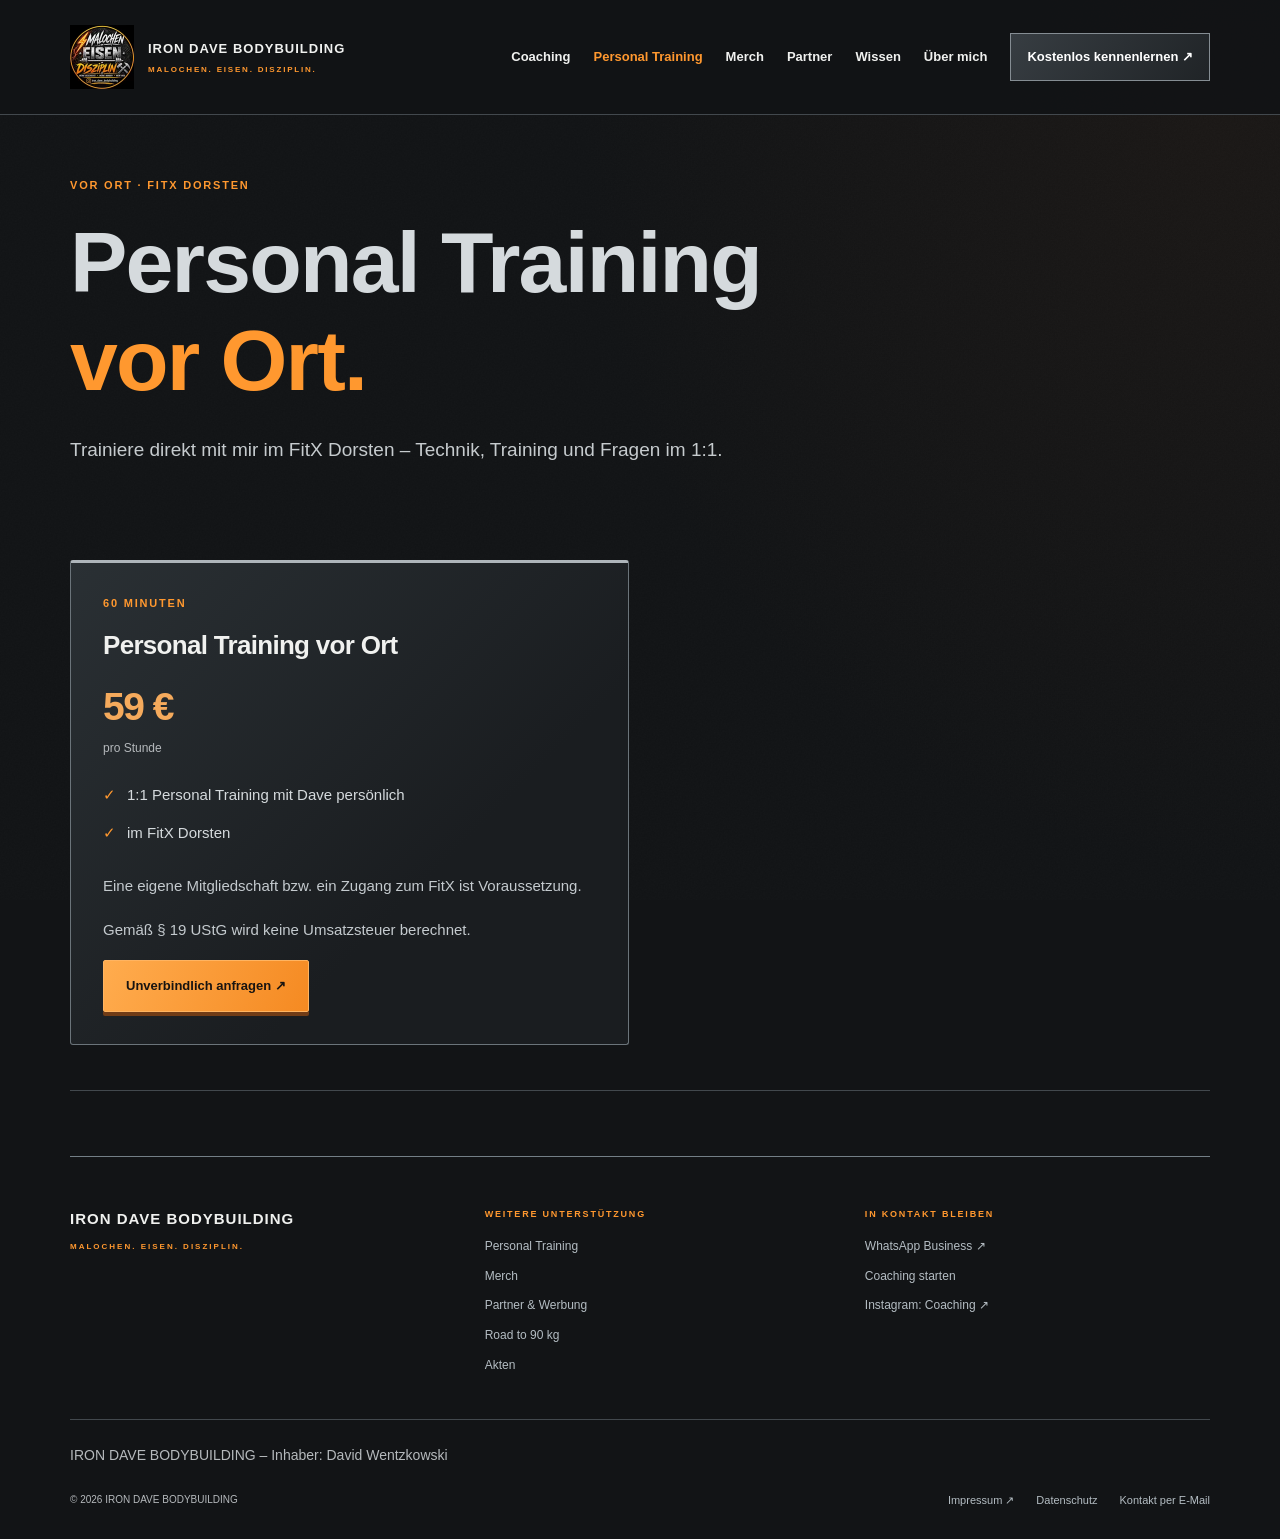
<file: angebote.html>
<!doctype html>
<html lang="de"><head><meta charset="utf-8"><meta name="viewport" content="width=device-width, initial-scale=1"><meta name="theme-color" content="#121416"><title>Personal Training vor Ort | IRON DAVE</title><meta name="description" content="1:1 Personal Training mit Dave im FitX Dorsten. 60 Minuten, 59 € pro Stunde. Eine eigene Mitgliedschaft bzw. ein Zugang zum FitX ist Voraussetzung."><link rel="canonical" href="https://www.irondavebodybuilding.de/angebote"><meta property="og:type" content="website"><meta property="og:locale" content="de_DE"><meta property="og:site_name" content="IRON DAVE BODYBUILDING"><meta property="og:title" content="Personal Training vor Ort | IRON DAVE"><meta property="og:description" content="1:1 Personal Training mit Dave im FitX Dorsten. 60 Minuten, 59 € pro Stunde. Eine eigene Mitgliedschaft bzw. ein Zugang zum FitX ist Voraussetzung."><meta property="og:url" content="https://www.irondavebodybuilding.de/angebote"><meta property="og:image" content="https://www.irondavebodybuilding.de/assets/img/og-image.jpg"><meta property="og:image:width" content="1200"><meta property="og:image:height" content="630"><meta property="og:image:alt" content="IRON DAVE BODYBUILDING – Online-Coaching für Männer 30+"><meta name="twitter:card" content="summary_large_image"><link rel="icon" href="favicon.ico" sizes="any"><link rel="icon" href="assets/img/favicon-32.png" type="image/png" sizes="32x32"><link rel="apple-touch-icon" href="assets/img/apple-touch-icon.png"><link rel="manifest" href="site.webmanifest"><link rel="stylesheet" href="assets/css/site.css"><script src="assets/js/navigation.js" defer></script><script src="assets/js/black-week.js" defer></script></head><body><a class="skip" href="#inhalt">Zum Inhalt</a><div class="bw-banner" id="bw-banner" role="region" aria-label="Black Week"><p><strong>BLACK WEEK:</strong> 10 % auf alle Coaching-Pakete. <span class="bw-until">Nur bis 30.11.2026</span></p><a class="cta" href="coaching.html#black-week">Zu den Angeboten</a><button class="bw-close" type="button" aria-label="Hinweis schließen">×</button></div><header class="site-header"><div class="header-inner"><a class="brand" href="index.html" aria-label="IRON DAVE BODYBUILDING – Startseite"><img src="assets/img/logo-128.webp" width="64" height="64" alt="Original-Logo IRON DAVE BODYBUILDING"><span>IRON DAVE BODYBUILDING<small>MALOCHEN. EISEN. DISZIPLIN.</small></span></a><button class="menu-toggle" type="button" aria-expanded="false" aria-controls="main-navigation">Menü <span aria-hidden="true">☰</span></button><nav class="nav" id="main-navigation" aria-label="Hauptnavigation"><a href="coaching.html">Coaching</a><a href="angebote.html" aria-current="page">Personal Training</a><a href="merch.html">Merch</a><a href="partner.html">Partner</a><a href="wissen.html">Wissen</a><a href="ueber-mich.html">Über mich</a><a class="nav-contact" href="kontakt.html#termin">Kostenlos kennenlernen <span aria-hidden="true">↗</span></a></nav></div></header><div class="wrap"><main id="inhalt"><section class="program-hero"><p class="eyebrow">Vor Ort · FitX Dorsten</p><h1>Personal Training<br><span>vor Ort.</span></h1><p>Trainiere direkt mit mir im FitX Dorsten – Technik, Training und Fragen im 1:1.</p></section><section class="offer-group" id="personal-training"><div class="plans"><article class="plan"><span class="tag">60 Minuten</span><h2>Personal Training vor Ort</h2><p class="price">59 €</p><p class="terms">pro Stunde</p><ul class="benefits"><li>1:1 Personal Training mit Dave persönlich</li><li>im FitX Dorsten</li></ul><p class="note">Eine eigene Mitgliedschaft bzw. ein Zugang zum FitX ist Voraussetzung.</p><p class="micro">Gemäß § 19 UStG wird keine Umsatzsteuer berechnet.</p><a class="cta" href="https://wa.me/4915204467918?text=Hallo%20Dave%2C%20ich%20interessiere%20mich%20f%C3%BCr%20Personal%20Training%20vor%20Ort%20im%20FitX%20Dorsten." target="_blank" rel="noopener noreferrer">Unverbindlich anfragen ↗</a></article></div></section><footer class="site-footer"><div class="footer-top"><a class="footer-brand" href="index.html">IRON DAVE BODYBUILDING<small>MALOCHEN. EISEN. DISZIPLIN.</small></a><div><p class="eyebrow">Weitere Unterstützung</p><nav aria-label="Weitere Angebote"><a href="angebote.html">Personal Training</a><a href="merch.html">Merch</a><a href="partner.html">Partner &amp; Werbung</a><a href="road-to-90kg.html">Road to 90 kg</a><a href="akten.html">Akten</a></nav></div><div><p class="eyebrow">In Kontakt bleiben</p><nav aria-label="Kontakt und Instagram"><a href="https://wa.me/4915204467918?text=Hallo%20Dave%2C%20ich%20m%C3%B6chte%20dich%20kostenlos%20kennenlernen.%20Mein%20Ziel%20ist%3A%20%E2%80%A6%20Meine%20Trainingserfahrung%3A%20%E2%80%A6%20Zeit%20f%C3%BCr%20Training%20pro%20Woche%3A%20%E2%80%A6" target="_blank" rel="noopener noreferrer">WhatsApp Business ↗</a><a href="kontakt.html">Coaching starten</a><a href="https://www.instagram.com/iron_dave_bodybuilding_coach/" target="_blank" rel="noopener noreferrer">Instagram: Coaching ↗</a></nav></div></div><div class="footer-bottom"><p class="footer-owner">IRON DAVE BODYBUILDING – Inhaber: David Wentzkowski</p><span>© 2026 IRON DAVE BODYBUILDING</span><nav aria-label="Rechtliche Informationen"><a href="https://mein.online-impressum.de/iron-dave-bodybuilding/#impressum" target="_blank" rel="noopener noreferrer">Impressum ↗</a><a href="datenschutz.html">Datenschutz</a><a href="mailto:iron.dave.bodybuilding@gmail.com">Kontakt per E-Mail</a></nav></div></footer></div><a class="mobile-cta" href="kontakt.html#termin">Kostenlos kennenlernen <span aria-hidden="true">↗</span></a></body></html>
</file>
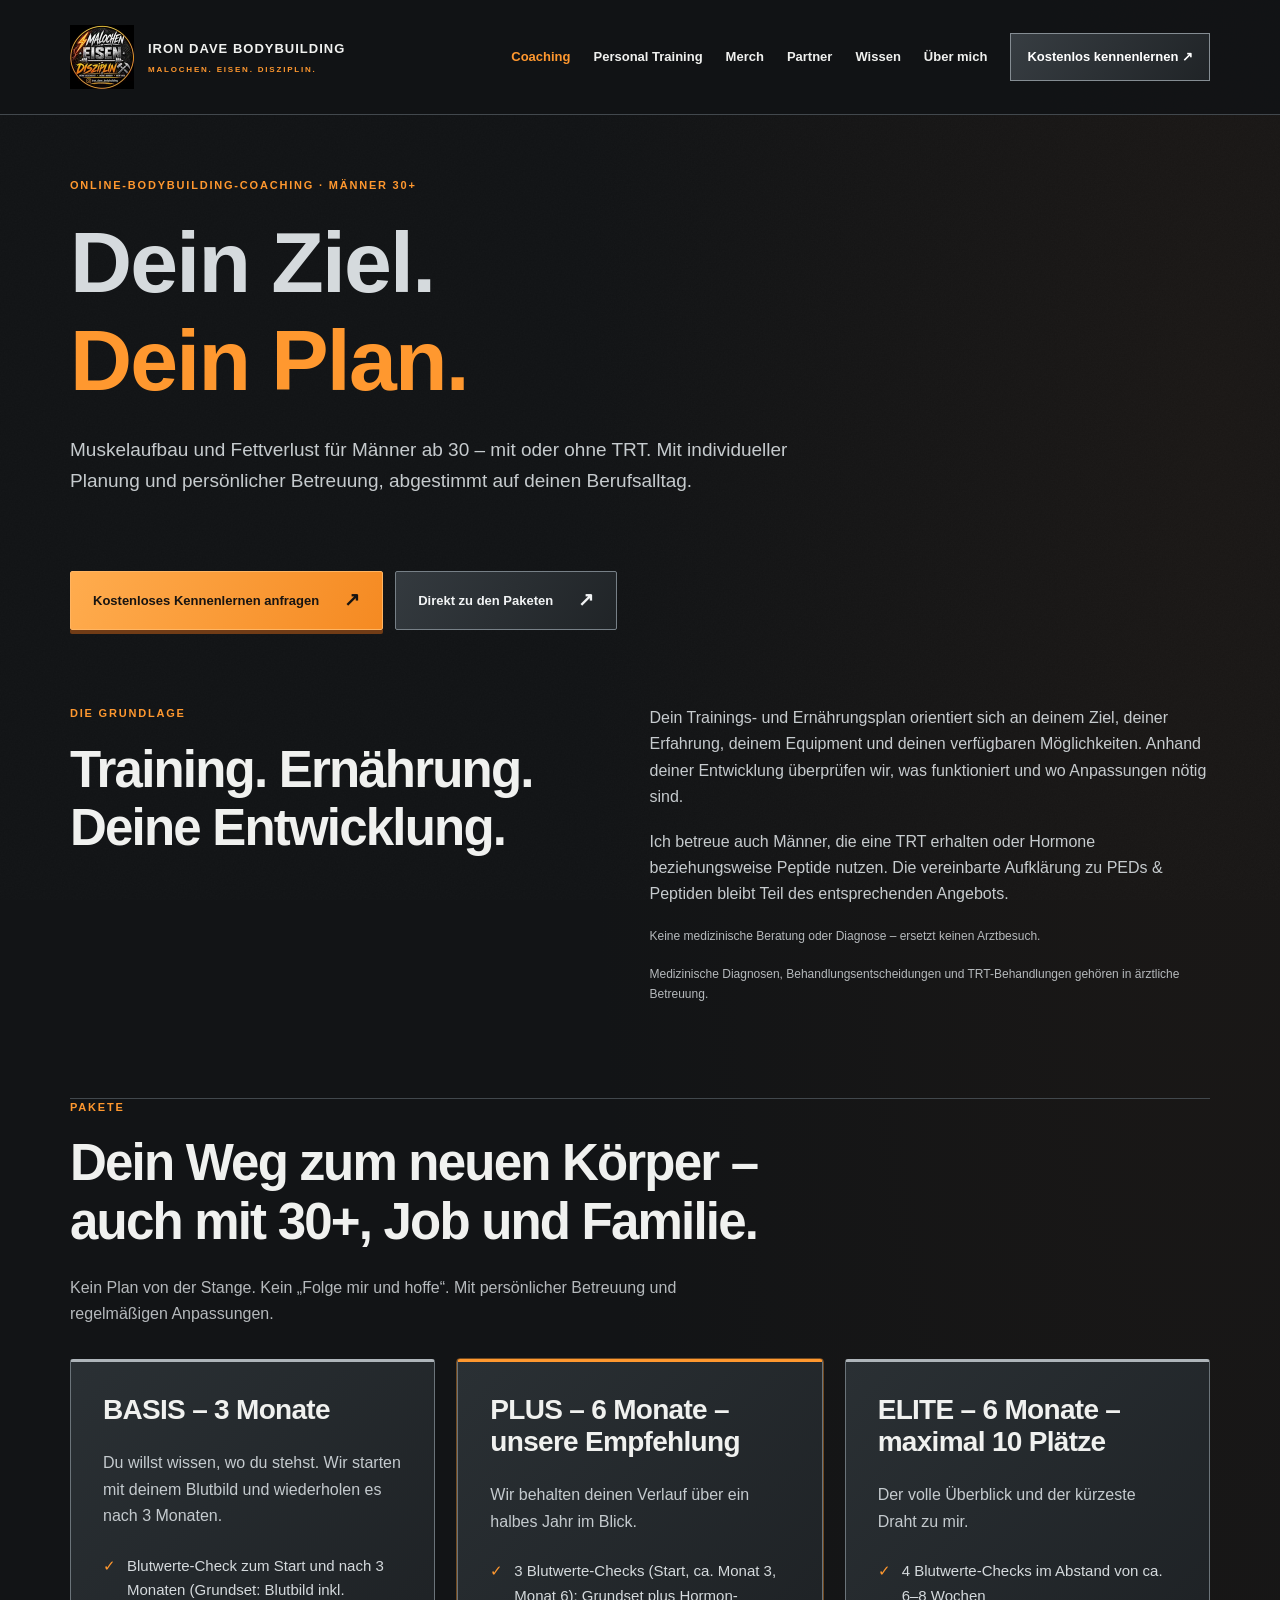
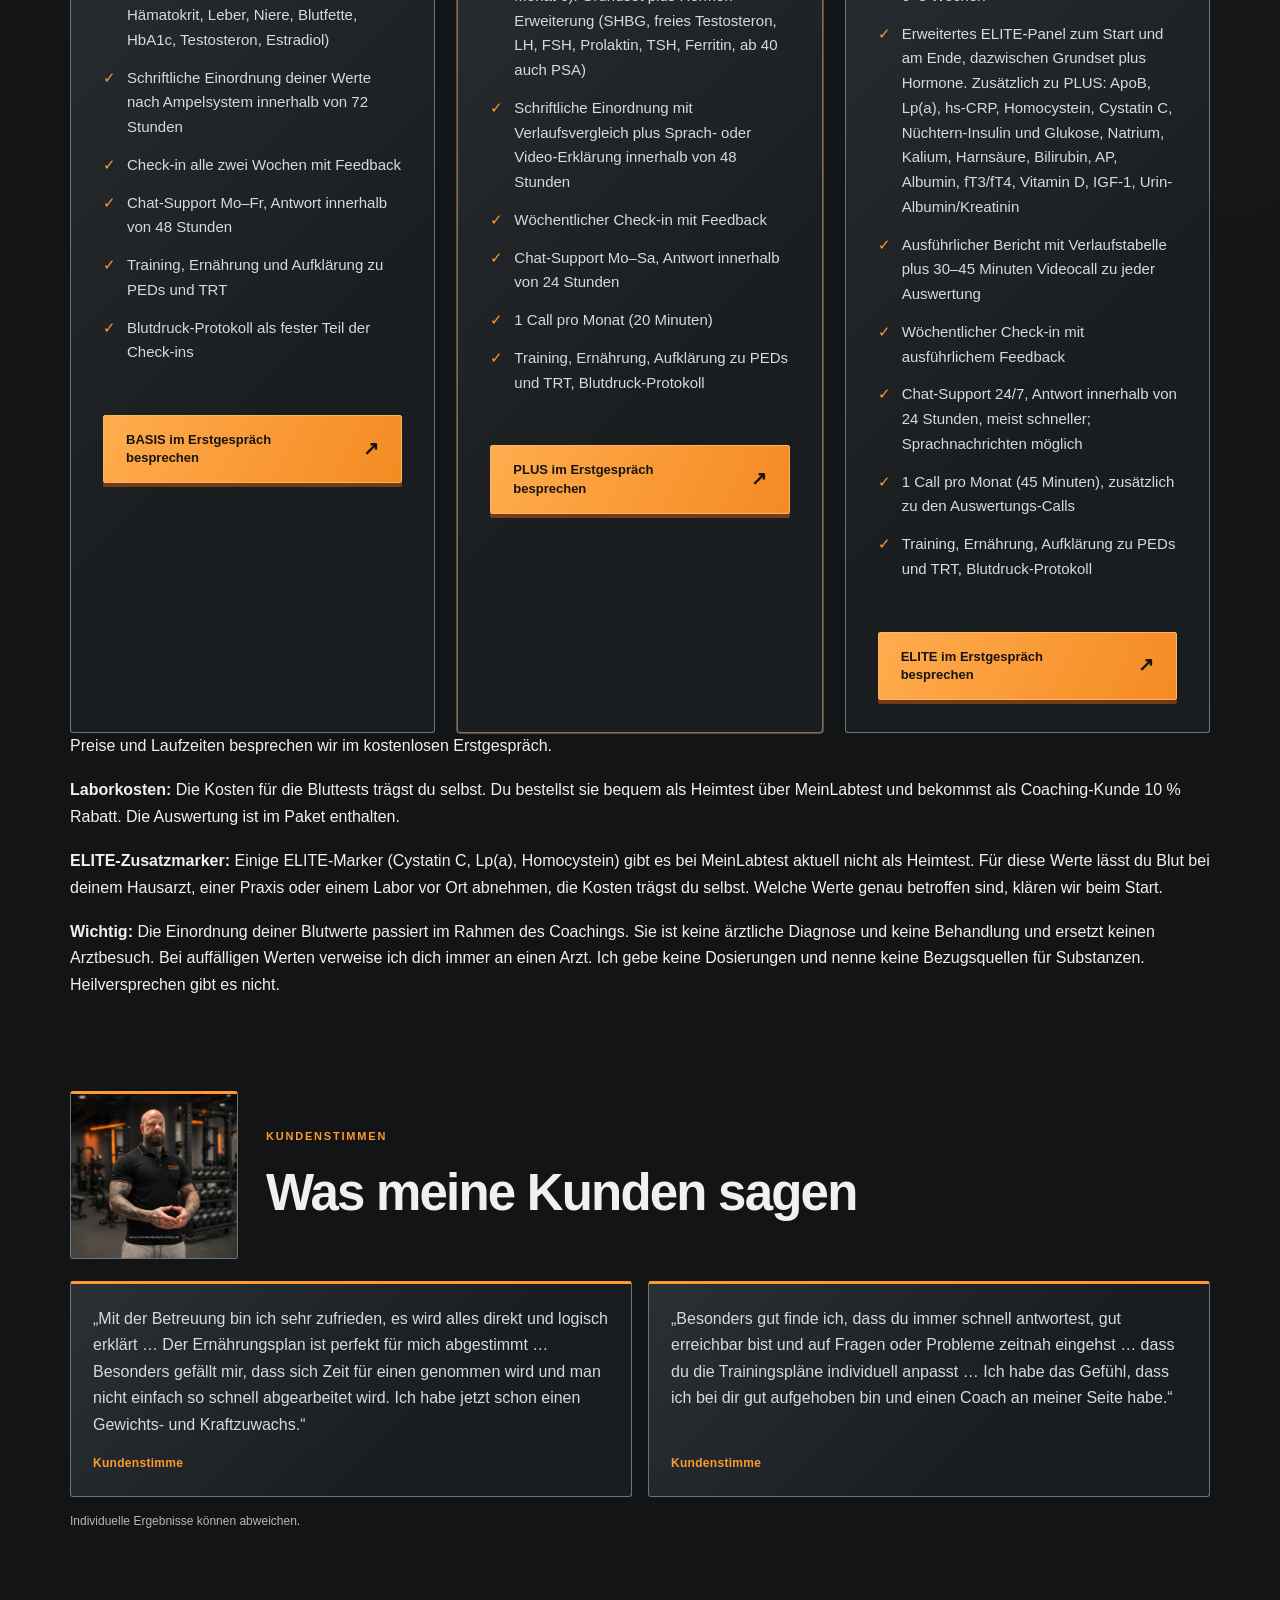
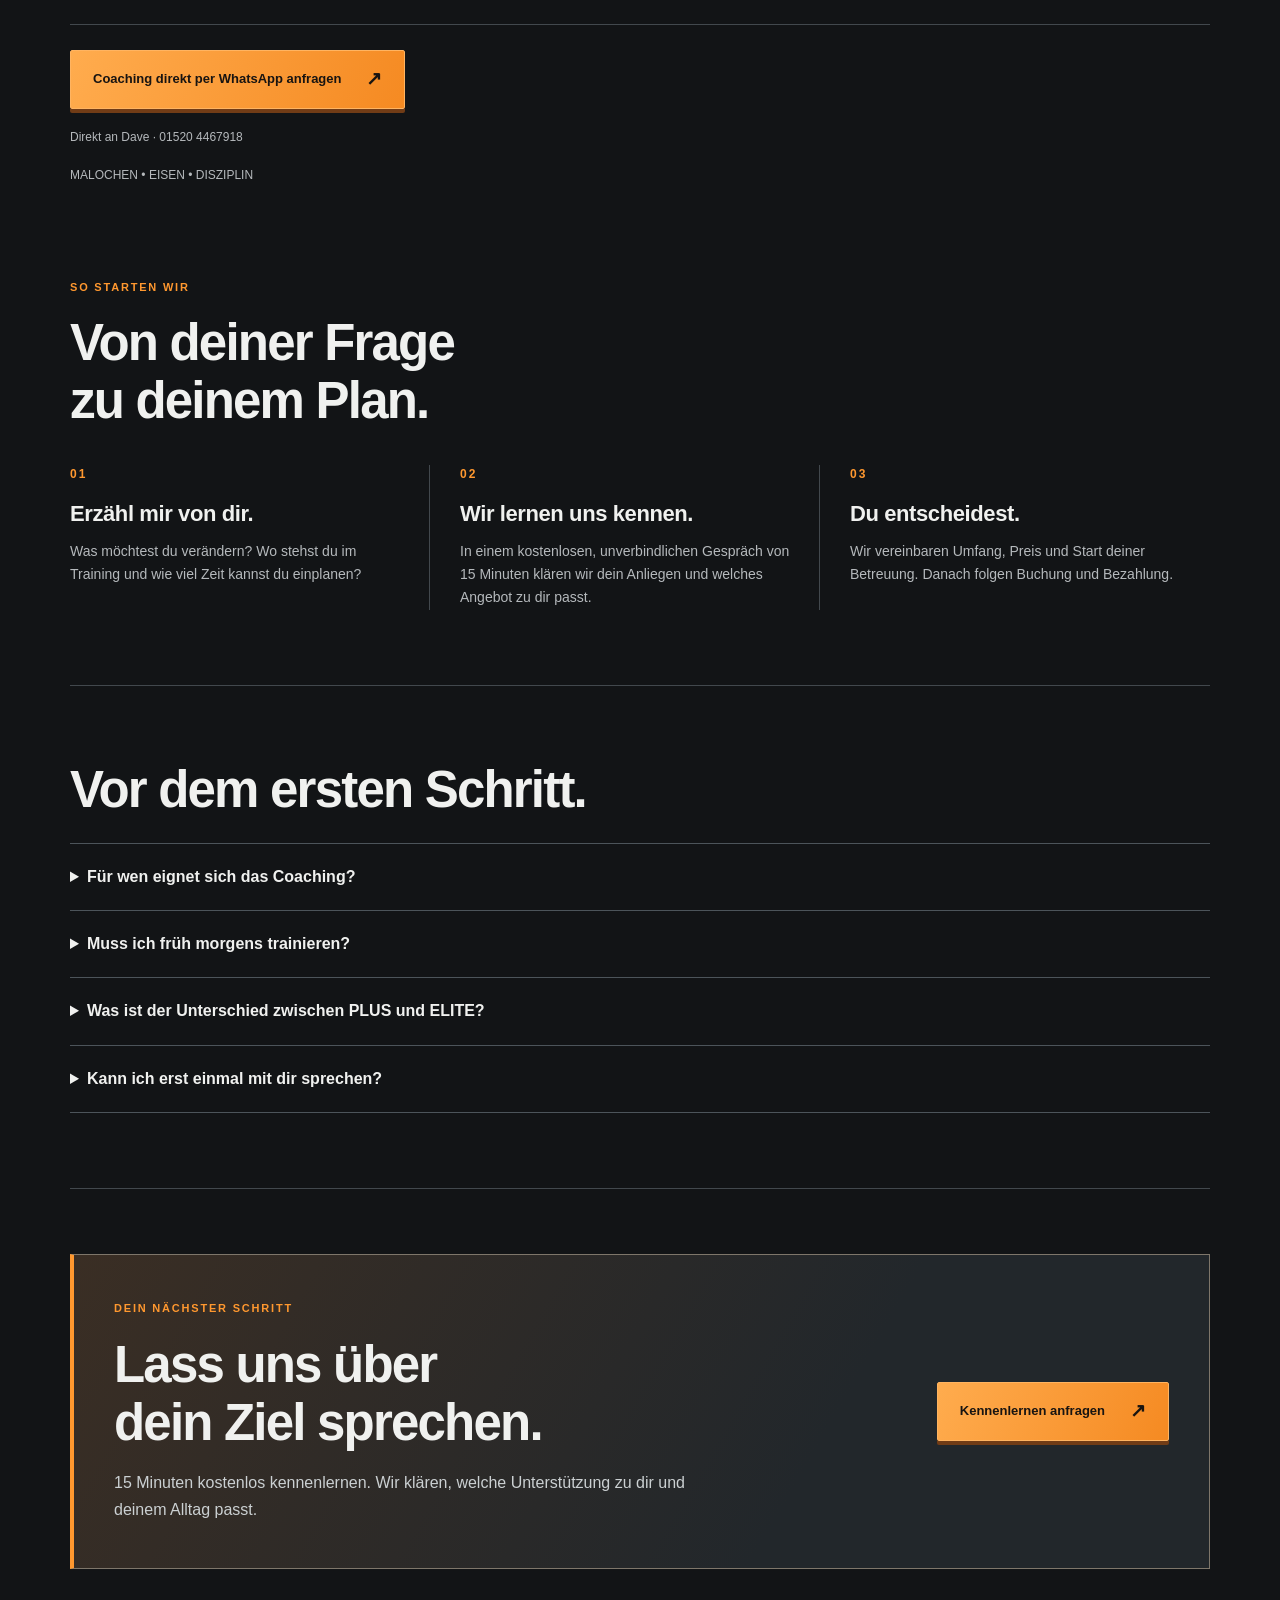
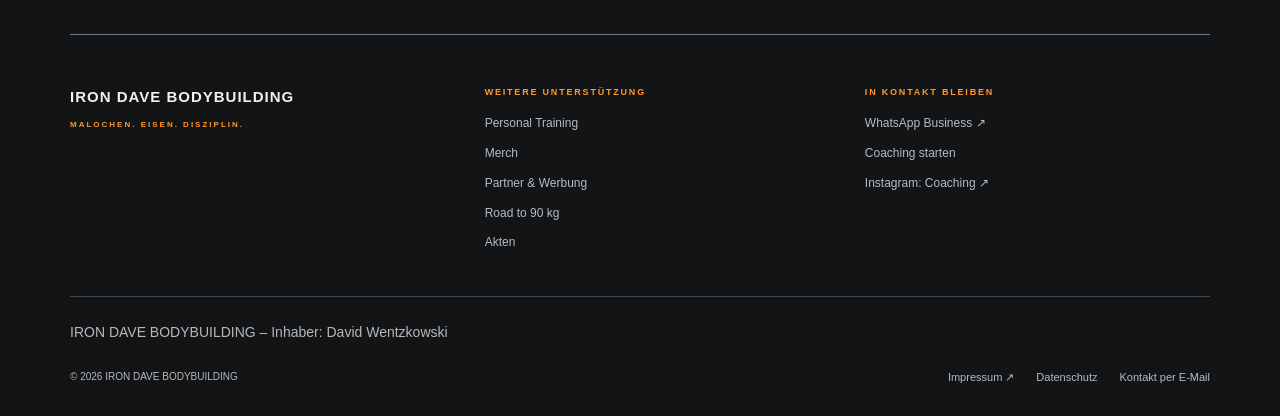
<file: coaching.html>
<!doctype html>
<html lang="de"><head><meta charset="utf-8"><meta name="viewport" content="width=device-width, initial-scale=1"><meta name="theme-color" content="#121416"><title>Online-Coaching: BASIS, PLUS und ELITE | IRON DAVE</title><meta name="description" content="Coaching für Männer ab 30, mit Job und Familie. BASIS für 3 Monate, PLUS und ELITE für 6 Monate. Den Preis klären wir im Erstgespräch."><link rel="canonical" href="https://www.irondavebodybuilding.de/coaching"><meta property="og:type" content="website"><meta property="og:locale" content="de_DE"><meta property="og:site_name" content="IRON DAVE BODYBUILDING"><meta property="og:title" content="Online-Coaching: BASIS, PLUS und ELITE | IRON DAVE"><meta property="og:description" content="Coaching für Männer ab 30, mit Job und Familie. BASIS für 3 Monate, PLUS und ELITE für 6 Monate. Den Preis klären wir im Erstgespräch."><meta property="og:url" content="https://www.irondavebodybuilding.de/coaching"><meta property="og:image" content="https://www.irondavebodybuilding.de/assets/img/og-image.jpg"><meta property="og:image:width" content="1200"><meta property="og:image:height" content="630"><meta property="og:image:alt" content="IRON DAVE BODYBUILDING – Online-Coaching für Männer 30+"><meta name="twitter:card" content="summary_large_image"><link rel="icon" href="favicon.ico" sizes="any"><link rel="icon" href="assets/img/favicon-32.png" type="image/png" sizes="32x32"><link rel="apple-touch-icon" href="assets/img/apple-touch-icon.png"><link rel="manifest" href="site.webmanifest"><link rel="stylesheet" href="assets/css/site.css"><script src="assets/js/navigation.js" defer></script><script src="assets/js/black-week.js" defer></script></head><body><a class="skip" href="#inhalt">Zum Inhalt</a><div class="bw-banner" id="bw-banner" role="region" aria-label="Black Week"><p><strong>BLACK WEEK:</strong> 10 % auf alle Coaching-Pakete. <span class="bw-until">Nur bis 30.11.2026</span></p><a class="cta" href="#black-week">Zu den Angeboten</a><button class="bw-close" type="button" aria-label="Hinweis schließen">×</button></div><header class="site-header"><div class="header-inner"><a class="brand" href="index.html" aria-label="IRON DAVE BODYBUILDING – Startseite"><img src="assets/img/logo-128.webp" width="64" height="64" alt="Original-Logo IRON DAVE BODYBUILDING"><span>IRON DAVE BODYBUILDING<small>MALOCHEN. EISEN. DISZIPLIN.</small></span></a><button class="menu-toggle" type="button" aria-expanded="false" aria-controls="main-navigation">Menü <span aria-hidden="true">☰</span></button><nav class="nav" id="main-navigation" aria-label="Hauptnavigation"><a href="coaching.html" aria-current="page">Coaching</a><a href="angebote.html">Personal Training</a><a href="merch.html">Merch</a><a href="partner.html">Partner</a><a href="wissen.html">Wissen</a><a href="ueber-mich.html">Über mich</a><a class="nav-contact" href="kontakt.html#termin">Kostenlos kennenlernen <span aria-hidden="true">↗</span></a></nav></div></header><div class="wrap"><main id="inhalt"><section class="page-intro"><p class="eyebrow">Online-Bodybuilding-Coaching · Männer 30+</p><h1>Dein Ziel.<br><span>Dein Plan.</span></h1><p class=lead>Muskelaufbau und Fettverlust für Männer ab 30 – mit oder ohne TRT. Mit individueller Planung und persönlicher Betreuung, abgestimmt auf deinen Berufsalltag.</p></section><div class="actions"><a class="cta" href="kontakt.html#termin">Kostenloses Kennenlernen anfragen<span aria-hidden="true">↗</span></a><a class="cta secondary" href="#programme">Direkt zu den Paketen<span aria-hidden="true">↗</span></a></div><section class="section split"><div><p class="eyebrow">Die Grundlage</p><h2>Training. Ernährung.<br>Deine Entwicklung.</h2></div><div class="prose"><p>Dein Trainings- und Ernährungsplan orientiert sich an deinem Ziel, deiner Erfahrung, deinem Equipment und deinen verfügbaren Möglichkeiten. Anhand deiner Entwicklung überprüfen wir, was funktioniert und wo Anpassungen nötig sind.</p><p>Ich betreue auch Männer, die eine TRT erhalten oder Hormone beziehungsweise Peptide nutzen. Die vereinbarte Aufklärung zu PEDs &amp; Peptiden bleibt Teil des entsprechenden Angebots.</p><p class="note">Keine medizinische Beratung oder Diagnose – ersetzt keinen Arztbesuch.</p><p class="note">Medizinische Diagnosen, Behandlungsentscheidungen und TRT-Behandlungen gehören in ärztliche Betreuung.</p></div></section><div class="section-heading"><p class="eyebrow">Pakete</p><h2>Dein Weg zum neuen Körper –<br>auch mit 30+, Job und Familie.</h2><p>Kein Plan von der Stange. Kein „Folge mir und hoffe“. Mit persönlicher Betreuung und regelmäßigen Anpassungen.</p></div><section class="section bw-offer" id="black-week" aria-labelledby="black-week-title"><div class="section-heading"><p class="eyebrow">Black Week</p><h2 id="black-week-title">Nur bis 30.11.2026.</h2></div><div class="plans"><article class="plan"><p class="tag">Coaching</p><h3>10 % Black-Week-Rabatt auf BASIS, PLUS und ELITE</h3><p>Sag im Erstgespräch das Kennwort BLACKWEEK. Schreib es in deine WhatsApp-Anfrage an Dave.</p><a class="cta" href="https://wa.me/4915204467918?text=Hallo%20Dave%2C%20ich%20interessiere%20mich%20f%C3%BCr%20dein%20Coaching%20und%20m%C3%B6chte%20ein%20kostenloses%20Erstgespr%C3%A4ch%20vereinbaren.%20Kennwort%3A%20BLACKWEEK" target="_blank" rel="noopener noreferrer"><span>Coaching direkt per WhatsApp anfragen</span><span aria-hidden="true">↗</span></a></article></div></section><section class="plans" id="programme" aria-label="Coaching-Programme"><article class="plan"><h2>BASIS – 3 Monate</h2><p>Du willst wissen, wo du stehst. Wir starten mit deinem Blutbild und wiederholen es nach 3 Monaten.</p><ul class="benefits"><li>Blutwerte-Check zum Start und nach 3 Monaten (Grundset: Blutbild inkl. Hämatokrit, Leber, Niere, Blutfette, HbA1c, Testosteron, Estradiol)</li><li>Schriftliche Einordnung deiner Werte nach Ampelsystem innerhalb von 72 Stunden</li><li>Check-in alle zwei Wochen mit Feedback</li><li>Chat-Support Mo–Fr, Antwort innerhalb von 48 Stunden</li><li>Training, Ernährung und Aufklärung zu PEDs und TRT</li><li>Blutdruck-Protokoll als fester Teil der Check-ins</li></ul><a class="cta plan-cta" href="https://wa.me/4915204467918?text=Hallo%20Dave%2C%20ich%20interessiere%20mich%20f%C3%BCr%20dein%20BASIS-Coaching%20und%20m%C3%B6chte%20ein%20kostenloses%20Erstgespr%C3%A4ch%20vereinbaren." target="_blank" rel="noopener noreferrer"><span>BASIS im Erstgespräch besprechen</span><span aria-hidden="true">↗</span></a></article><article class="plan featured"><h2>PLUS – 6 Monate – unsere Empfehlung</h2><p>Wir behalten deinen Verlauf über ein halbes Jahr im Blick.</p><ul class="benefits"><li>3 Blutwerte-Checks (Start, ca. Monat 3, Monat 6): Grundset plus Hormon-Erweiterung (SHBG, freies Testosteron, LH, FSH, Prolaktin, TSH, Ferritin, ab 40 auch PSA)</li><li>Schriftliche Einordnung mit Verlaufsvergleich plus Sprach- oder Video-Erklärung innerhalb von 48 Stunden</li><li>Wöchentlicher Check-in mit Feedback</li><li>Chat-Support Mo–Sa, Antwort innerhalb von 24 Stunden</li><li>1 Call pro Monat (20 Minuten)</li><li>Training, Ernährung, Aufklärung zu PEDs und TRT, Blutdruck-Protokoll</li></ul><a class="cta plan-cta" href="https://wa.me/4915204467918?text=Hallo%20Dave%2C%20ich%20interessiere%20mich%20f%C3%BCr%20dein%20PLUS-Coaching%20und%20m%C3%B6chte%20ein%20kostenloses%20Erstgespr%C3%A4ch%20vereinbaren." target="_blank" rel="noopener noreferrer"><span>PLUS im Erstgespräch besprechen</span><span aria-hidden="true">↗</span></a></article><article class="plan"><h2>ELITE – 6 Monate – maximal 10 Plätze</h2><p>Der volle Überblick und der kürzeste Draht zu mir.</p><ul class="benefits"><li>4 Blutwerte-Checks im Abstand von ca. 6–8 Wochen</li><li>Erweitertes ELITE-Panel zum Start und am Ende, dazwischen Grundset plus Hormone. Zusätzlich zu PLUS: ApoB, Lp(a), hs-CRP, Homocystein, Cystatin C, Nüchtern-Insulin und Glukose, Natrium, Kalium, Harnsäure, Bilirubin, AP, Albumin, fT3/fT4, Vitamin D, IGF-1, Urin-Albumin/Kreatinin</li><li>Ausführlicher Bericht mit Verlaufstabelle plus 30–45 Minuten Videocall zu jeder Auswertung</li><li>Wöchentlicher Check-in mit ausführlichem Feedback</li><li>Chat-Support 24/7, Antwort innerhalb von 24 Stunden, meist schneller; Sprachnachrichten möglich</li><li>1 Call pro Monat (45 Minuten), zusätzlich zu den Auswertungs-Calls</li><li>Training, Ernährung, Aufklärung zu PEDs und TRT, Blutdruck-Protokoll</li></ul><a class="cta plan-cta" href="https://wa.me/4915204467918?text=Hallo%20Dave%2C%20ich%20interessiere%20mich%20f%C3%BCr%20dein%20ELITE-Coaching%20und%20m%C3%B6chte%20ein%20kostenloses%20Erstgespr%C3%A4ch%20vereinbaren." target="_blank" rel="noopener noreferrer"><span>ELITE im Erstgespräch besprechen</span><span aria-hidden="true">↗</span></a></article></section><p>Preise und Laufzeiten besprechen wir im kostenlosen Erstgespräch.</p><p><strong>Laborkosten:</strong> Die Kosten für die Bluttests trägst du selbst. Du bestellst sie bequem als Heimtest über MeinLabtest und bekommst als Coaching-Kunde 10 % Rabatt. Die Auswertung ist im Paket enthalten.</p><p><strong>ELITE-Zusatzmarker:</strong> Einige ELITE-Marker (Cystatin C, Lp(a), Homocystein) gibt es bei MeinLabtest aktuell nicht als Heimtest. Für diese Werte lässt du Blut bei deinem Hausarzt, einer Praxis oder einem Labor vor Ort abnehmen, die Kosten trägst du selbst. Welche Werte genau betroffen sind, klären wir beim Start.</p><p><strong>Wichtig:</strong> Die Einordnung deiner Blutwerte passiert im Rahmen des Coachings. Sie ist keine ärztliche Diagnose und keine Behandlung und ersetzt keinen Arztbesuch. Bei auffälligen Werten verweise ich dich immer an einen Arzt. Ich gebe keine Dosierungen und nenne keine Bezugsquellen für Substanzen. Heilversprechen gibt es nicht.</p><section class="section voices" id="stimmen" aria-labelledby="stimmen-title"><div class="voices-head"><figure class="voices-photo"><img src="assets/img/dave-coaching-portrait.webp" width="800" height="800" alt="Iron Dave, Coach bei IRON DAVE BODYBUILDING" loading="lazy" decoding="async"></figure><div><p class="eyebrow">Kundenstimmen</p><h2 id="stimmen-title">Was meine Kunden sagen</h2></div></div><div class="voice-grid"><blockquote class="voice"><p>„Mit der Betreuung bin ich sehr zufrieden, es wird alles direkt und logisch erklärt … Der Ernährungsplan ist perfekt für mich abgestimmt … Besonders gefällt mir, dass sich Zeit für einen genommen wird und man nicht einfach so schnell abgearbeitet wird. Ich habe jetzt schon einen Gewichts- und Kraftzuwachs.“</p><footer>Kundenstimme</footer></blockquote><blockquote class="voice"><p>„Besonders gut finde ich, dass du immer schnell antwortest, gut erreichbar bist und auf Fragen oder Probleme zeitnah eingehst … dass du die Trainingspläne individuell anpasst … Ich habe das Gefühl, dass ich bei dir gut aufgehoben bin und einen Coach an meiner Seite habe.“</p><footer>Kundenstimme</footer></blockquote></div><p class="micro">Individuelle Ergebnisse können abweichen.</p></section><div class="actions"><a class="cta" href="https://wa.me/4915204467918?text=Hallo%20Dave%2C%20ich%20interessiere%20mich%20f%C3%BCr%20dein%20Coaching%20und%20m%C3%B6chte%20ein%20kostenloses%20Erstgespr%C3%A4ch%20vereinbaren." target="_blank" rel="noopener noreferrer">Coaching direkt per WhatsApp anfragen <span aria-hidden="true">↗</span></a></div><p class="micro">Direkt an Dave · 01520 4467918</p><p class="micro">MALOCHEN • EISEN • DISZIPLIN</p><section class="section" id="ablauf"><div class="section-heading"><p class="eyebrow">So starten wir</p><h2>Von deiner Frage<br>zu deinem Plan.</h2></div><ol class="steps"><li><span>01</span><h3>Erzähl mir von dir.</h3><p>Was möchtest du verändern? Wo stehst du im Training und wie viel Zeit kannst du einplanen?</p></li><li><span>02</span><h3>Wir lernen uns kennen.</h3><p>In einem kostenlosen, unverbindlichen Gespräch von 15 Minuten klären wir dein Anliegen und welches Angebot zu dir passt.</p></li><li><span>03</span><h3>Du entscheidest.</h3><p>Wir vereinbaren Umfang, Preis und Start deiner Betreuung. Danach folgen Buchung und Bezahlung.</p></li></ol></section><section class="section faq"><h2>Vor dem ersten Schritt.</h2><details><summary>Für wen eignet sich das Coaching?</summary><p>Mein Coaching richtet sich an Männer ab 30 mit oder ohne TRT, die Training und Ernährung gezielter auf Muskelaufbau oder Fettverlust ausrichten möchten. Auch als Einsteiger oder Wiedereinsteiger kannst du dein Anliegen mit mir besprechen.</p></details><details><summary>Muss ich früh morgens trainieren?</summary><p>Nein. Ich trainiere persönlich gegen 03:45 Uhr. Dein Plan richtet sich nach deinen verfügbaren Zeiten – auch nach Feierabend oder am Wochenende.</p></details><details><summary>Was ist der Unterschied zwischen PLUS und ELITE?</summary><p>PLUS enthält alles aus BASIS, dazu den wöchentlichen Check-in mit Anpassung, WhatsApp-Support bei Fragen und Formchecks per Video. Auswertung der Blutwerte, der monatliche 1:1-Video-Call und Priorität bei Antworten gehören zu ELITE. Keine medizinische Diagnostik oder Therapie.</p></details><details><summary>Kann ich erst einmal mit dir sprechen?</summary><p>Ja. Das 15-Minuten-Kennenlernen ist kostenlos und unverbindlich. Wir klären dein Anliegen und welches Angebot zu dir passt. <a href="kontakt.html#termin">Kennenlernen anfragen</a>.</p></details></section><section class="contact-band"><div><p class="eyebrow">Dein nächster Schritt</p><h2>Lass uns über<br>dein Ziel sprechen.</h2><p>15 Minuten kostenlos kennenlernen. Wir klären, welche Unterstützung zu dir und deinem Alltag passt.</p></div><a class="cta" href="kontakt.html#termin">Kennenlernen anfragen<span aria-hidden="true">↗</span></a></section></main><footer class="site-footer"><div class="footer-top"><a class="footer-brand" href="index.html">IRON DAVE BODYBUILDING<small>MALOCHEN. EISEN. DISZIPLIN.</small></a><div><p class="eyebrow">Weitere Unterstützung</p><nav aria-label="Weitere Angebote"><a href="angebote.html">Personal Training</a><a href="merch.html">Merch</a><a href="partner.html">Partner &amp; Werbung</a><a href="road-to-90kg.html">Road to 90 kg</a><a href="akten.html">Akten</a></nav></div><div><p class="eyebrow">In Kontakt bleiben</p><nav aria-label="Kontakt und Instagram"><a href="https://wa.me/4915204467918?text=Hallo%20Dave%2C%20ich%20m%C3%B6chte%20dich%20kostenlos%20kennenlernen.%20Mein%20Ziel%20ist%3A%20%E2%80%A6%20Meine%20Trainingserfahrung%3A%20%E2%80%A6%20Zeit%20f%C3%BCr%20Training%20pro%20Woche%3A%20%E2%80%A6" target="_blank" rel="noopener noreferrer">WhatsApp Business ↗</a><a href="kontakt.html">Coaching starten</a><a href="https://www.instagram.com/iron_dave_bodybuilding_coach/" target="_blank" rel="noopener noreferrer">Instagram: Coaching ↗</a></nav></div></div><div class="footer-bottom"><p class="footer-owner">IRON DAVE BODYBUILDING – Inhaber: David Wentzkowski</p><span>© 2026 IRON DAVE BODYBUILDING</span><nav aria-label="Rechtliche Informationen"><a href="https://mein.online-impressum.de/iron-dave-bodybuilding/#impressum" target="_blank" rel="noopener noreferrer">Impressum ↗</a><a href="datenschutz.html">Datenschutz</a><a href="mailto:iron.dave.bodybuilding@gmail.com">Kontakt per E-Mail</a></nav></div></footer></div><a class="mobile-cta" href="kontakt.html#termin">Kostenlos kennenlernen <span aria-hidden="true">↗</span></a></body></html>
</file>
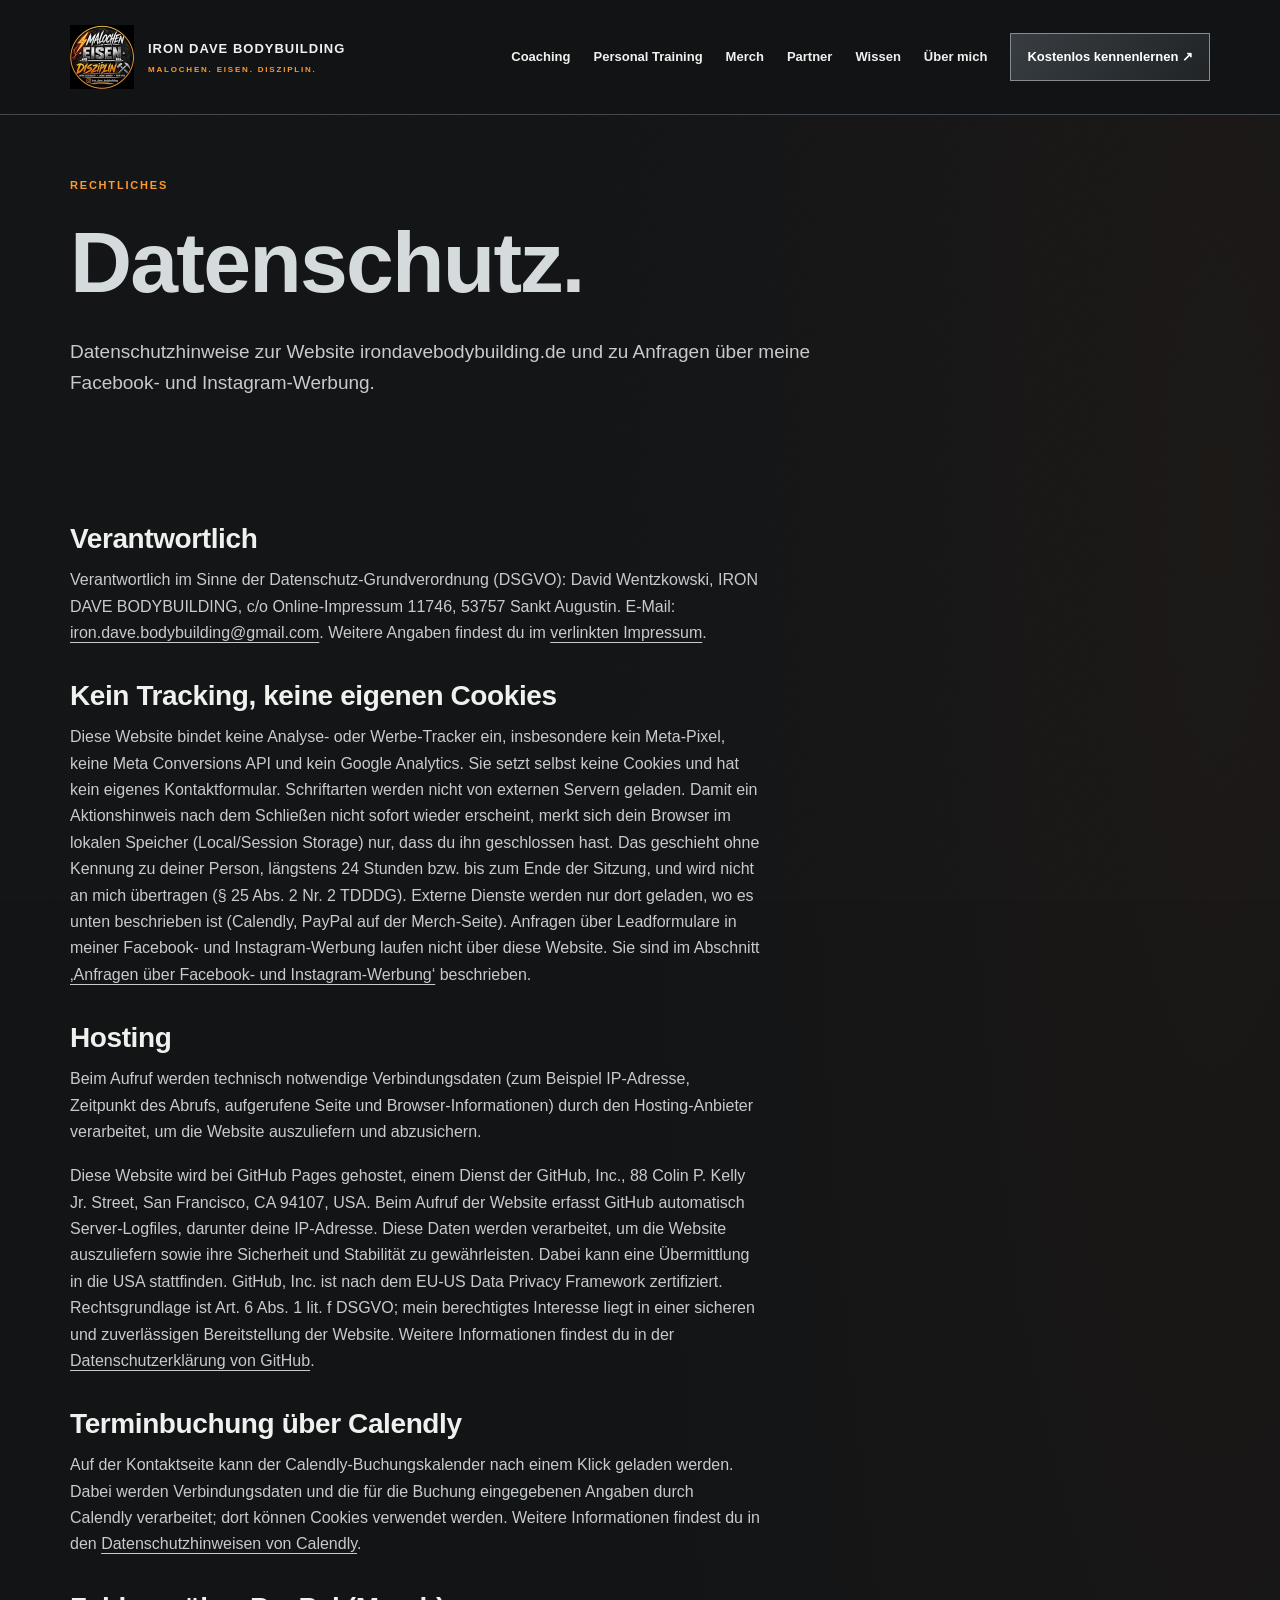
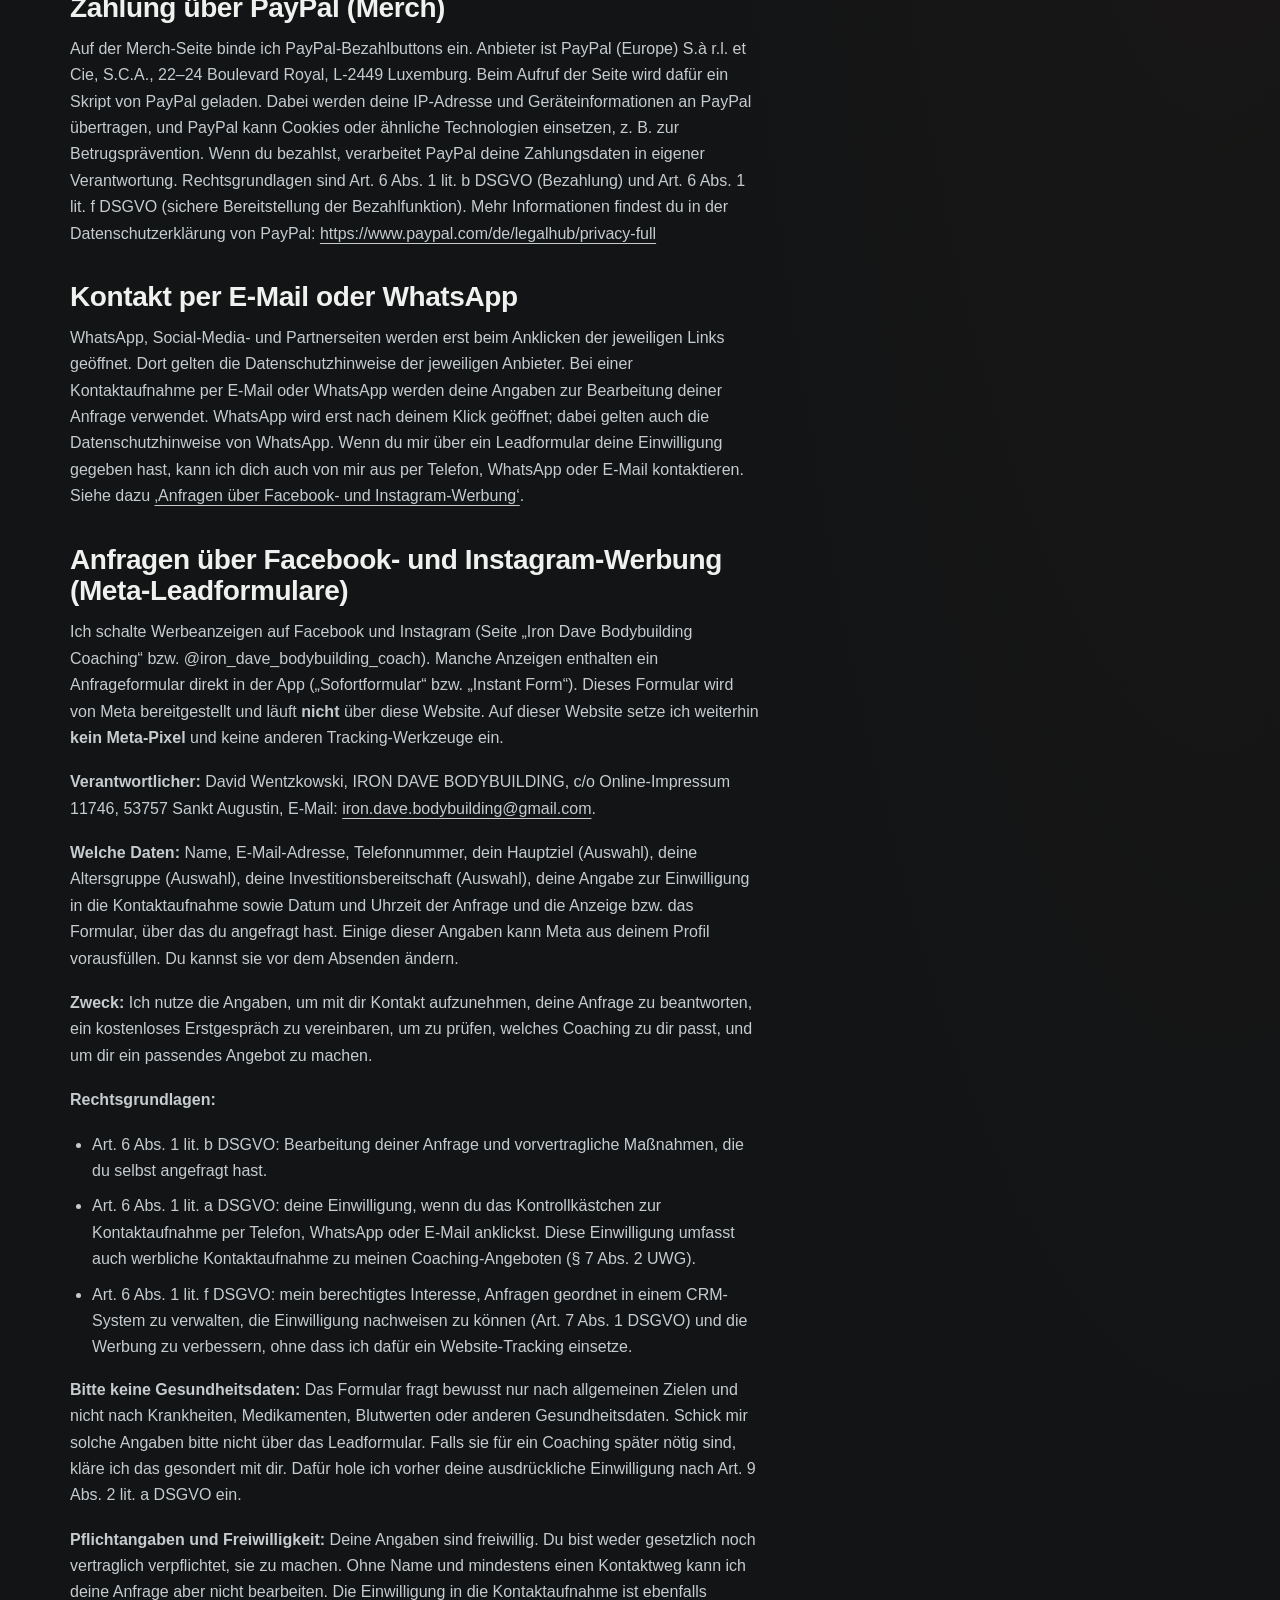
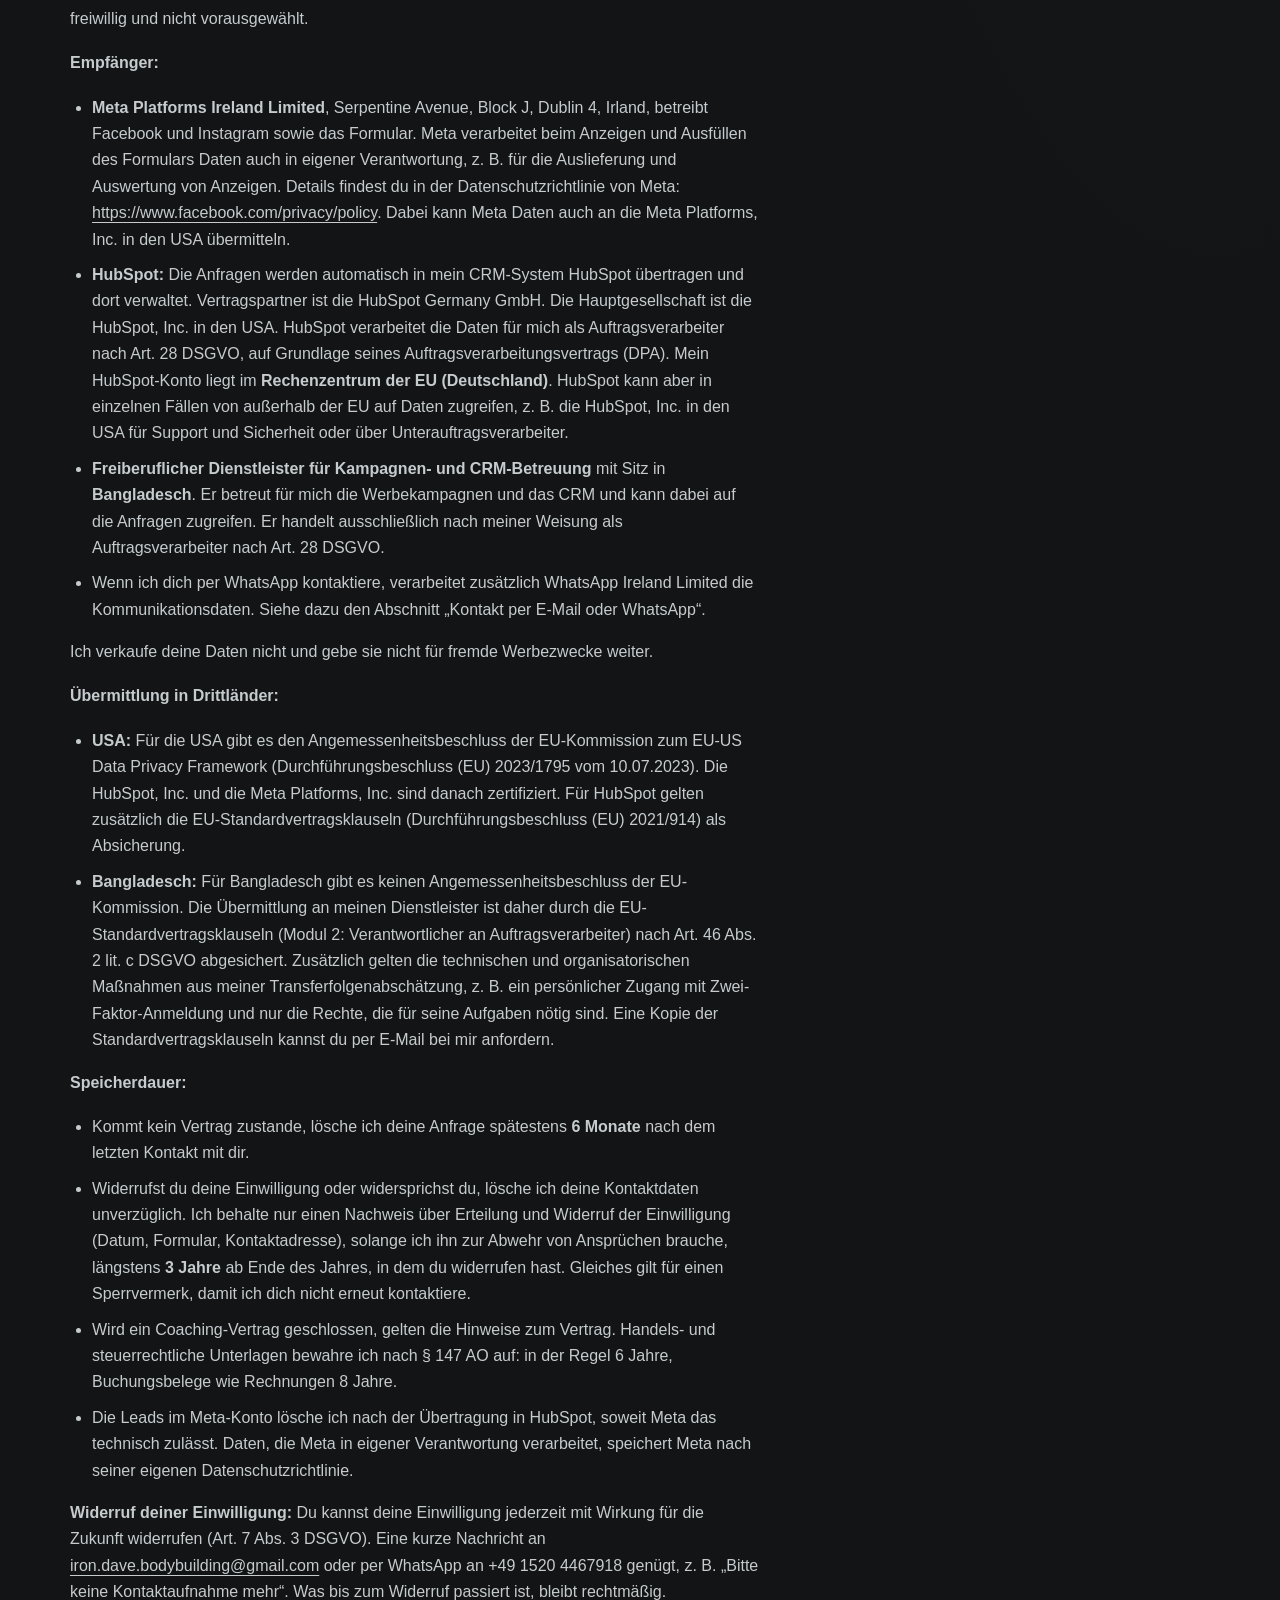
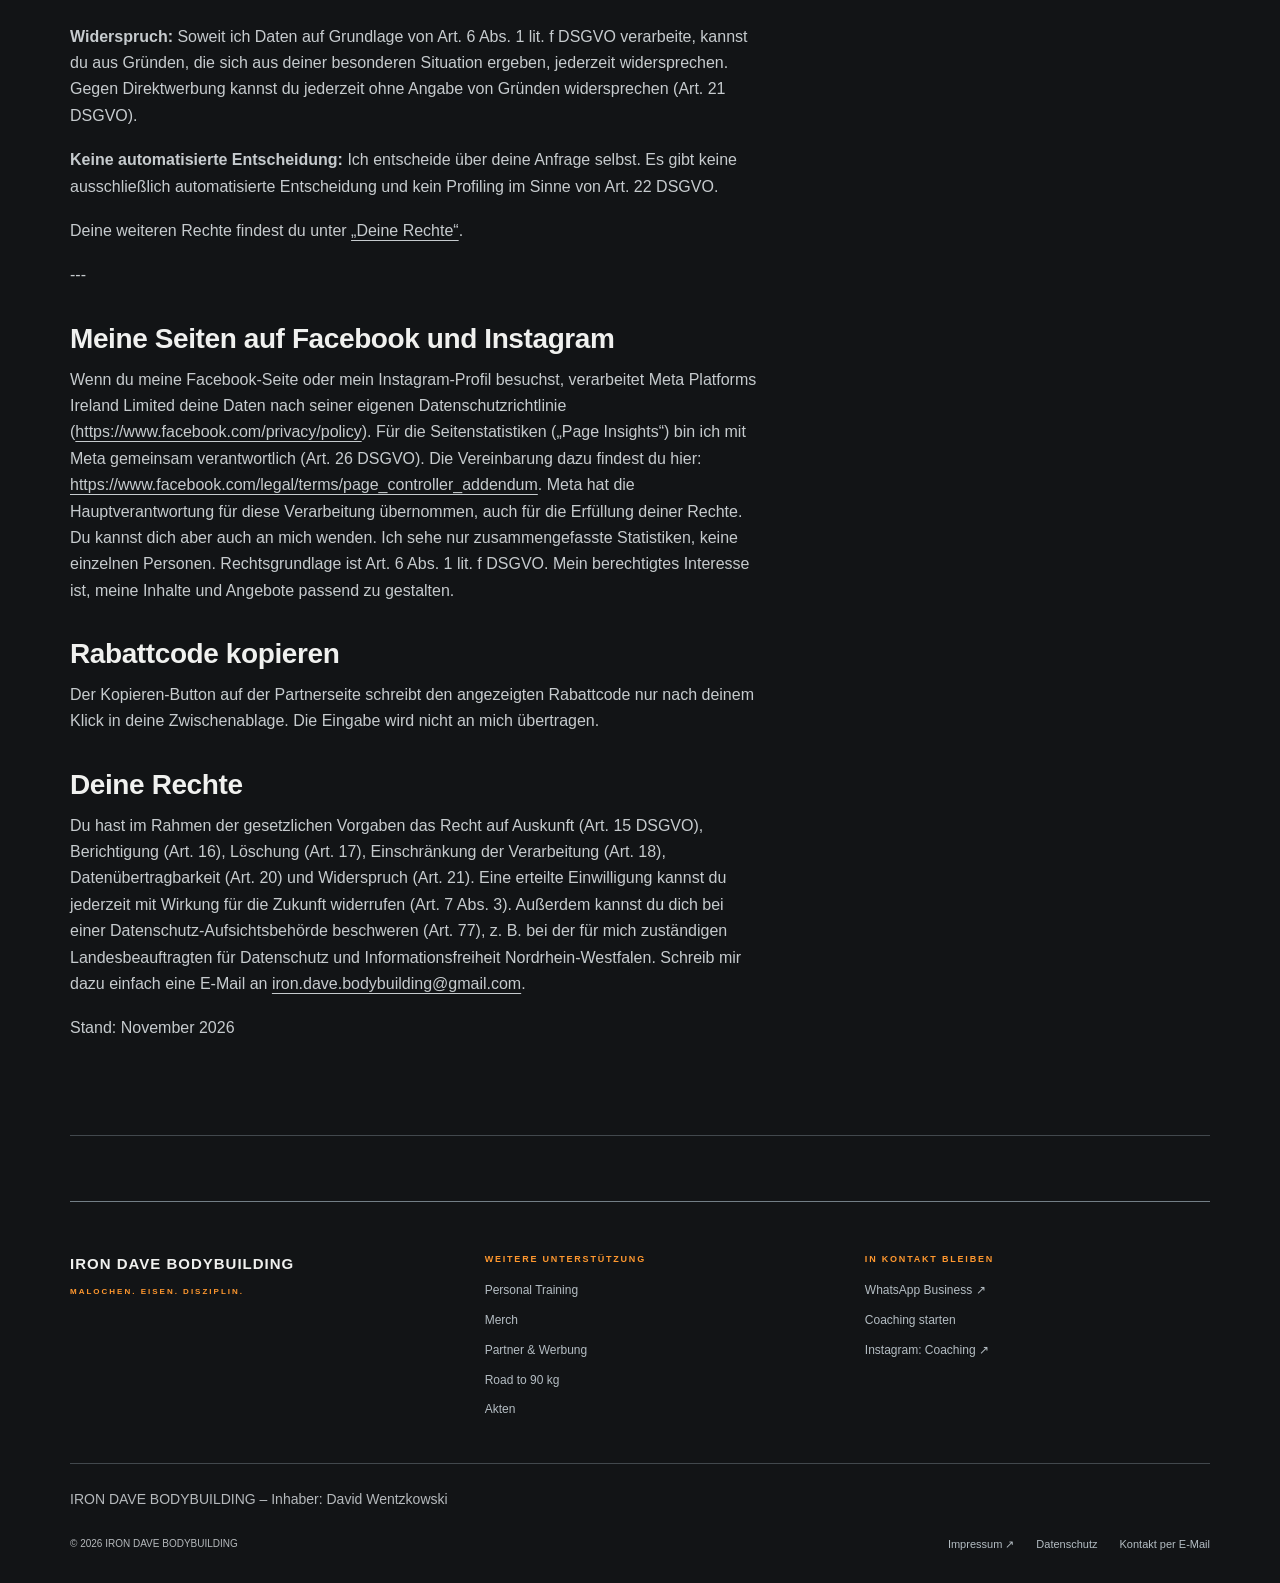
<file: datenschutz.html>
<!doctype html>
<html lang="de"><head><meta charset="utf-8"><meta name="viewport" content="width=device-width, initial-scale=1"><meta name="theme-color" content="#121416"><title>Datenschutz | IRON DAVE</title><meta name="description" content="Datenschutzhinweise zur Website von IRON DAVE BODYBUILDING."><link rel="canonical" href="https://www.irondavebodybuilding.de/datenschutz"><meta property="og:type" content="website"><meta property="og:locale" content="de_DE"><meta property="og:site_name" content="IRON DAVE BODYBUILDING"><meta property="og:title" content="Datenschutz | IRON DAVE"><meta property="og:description" content="Datenschutzhinweise zur Website von IRON DAVE BODYBUILDING."><meta property="og:url" content="https://www.irondavebodybuilding.de/datenschutz"><meta property="og:image" content="https://www.irondavebodybuilding.de/assets/img/og-image.jpg"><meta property="og:image:width" content="1200"><meta property="og:image:height" content="630"><meta property="og:image:alt" content="IRON DAVE BODYBUILDING – Online-Coaching für Männer 30+"><meta name="twitter:card" content="summary_large_image"><link rel="icon" href="favicon.ico" sizes="any"><link rel="icon" href="assets/img/favicon-32.png" type="image/png" sizes="32x32"><link rel="apple-touch-icon" href="assets/img/apple-touch-icon.png"><link rel="manifest" href="site.webmanifest"><link rel="stylesheet" href="assets/css/site.css"><script src="assets/js/navigation.js" defer></script><script src="assets/js/black-week.js" defer></script></head><body><a class="skip" href="#inhalt">Zum Inhalt</a><div class="bw-banner" id="bw-banner" role="region" aria-label="Black Week"><p><strong>BLACK WEEK:</strong> 10 % auf alle Coaching-Pakete. <span class="bw-until">Nur bis 30.11.2026</span></p><a class="cta" href="coaching.html#black-week">Zu den Angeboten</a><button class="bw-close" type="button" aria-label="Hinweis schließen">×</button></div><header class="site-header"><div class="header-inner"><a class="brand" href="index.html" aria-label="IRON DAVE BODYBUILDING – Startseite"><img src="assets/img/logo-128.webp" width="64" height="64" alt="Original-Logo IRON DAVE BODYBUILDING"><span>IRON DAVE BODYBUILDING<small>MALOCHEN. EISEN. DISZIPLIN.</small></span></a><button class="menu-toggle" type="button" aria-expanded="false" aria-controls="main-navigation">Menü <span aria-hidden="true">☰</span></button><nav class="nav" id="main-navigation" aria-label="Hauptnavigation"><a href="coaching.html">Coaching</a><a href="angebote.html">Personal Training</a><a href="merch.html">Merch</a><a href="partner.html">Partner</a><a href="wissen.html">Wissen</a><a href="ueber-mich.html">Über mich</a><a class="nav-contact" href="kontakt.html#termin">Kostenlos kennenlernen <span aria-hidden="true">↗</span></a></nav></div></header><div class="wrap"><main id="inhalt"><section class="page-intro"><p class="eyebrow">Rechtliches</p><h1>Daten&shy;schutz.</h1><p class="lead">Datenschutzhinweise zur Website irondavebodybuilding.de und zu Anfragen über meine Facebook- und Instagram-Werbung.</p></section>
<section class="section legal-page"><div class="prose">

<h2>Verantwortlich</h2><p>Verantwortlich im Sinne der Datenschutz-Grundverordnung (DSGVO): David Wentzkowski, IRON DAVE BODYBUILDING, c/o Online-Impressum 11746, 53757 Sankt Augustin. E-Mail: <a href="mailto:iron.dave.bodybuilding@gmail.com">iron.dave.bodybuilding@gmail.com</a>. Weitere Angaben findest du im <a href="https://mein.online-impressum.de/iron-dave-bodybuilding/#impressum" target="_blank" rel="noopener noreferrer">verlinkten Impressum</a>.</p>
<h2>Kein Tracking, keine eigenen Cookies</h2><p>Diese Website bindet keine Analyse- oder Werbe-Tracker ein, insbesondere kein Meta-Pixel, keine Meta Conversions API und kein Google Analytics. Sie setzt selbst keine Cookies und hat kein eigenes Kontaktformular. Schriftarten werden nicht von externen Servern geladen. Damit ein Aktionshinweis nach dem Schließen nicht sofort wieder erscheint, merkt sich dein Browser im lokalen Speicher (Local/Session Storage) nur, dass du ihn geschlossen hast. Das geschieht ohne Kennung zu deiner Person, längstens 24 Stunden bzw. bis zum Ende der Sitzung, und wird nicht an mich übertragen (§ 25 Abs. 2 Nr. 2 TDDDG). Externe Dienste werden nur dort geladen, wo es unten beschrieben ist (Calendly, PayPal auf der Merch-Seite). Anfragen über Leadformulare in meiner Facebook- und Instagram-Werbung laufen nicht über diese Website. Sie sind im Abschnitt <a href="#meta-leads">‚Anfragen über Facebook- und Instagram-Werbung‘</a> beschrieben.</p>
<h2>Hosting</h2><p>Beim Aufruf werden technisch notwendige Verbindungsdaten (zum Beispiel IP-Adresse, Zeitpunkt des Abrufs, aufgerufene Seite und Browser-Informationen) durch den Hosting-Anbieter verarbeitet, um die Website auszuliefern und abzusichern.</p>
<p>Diese Website wird bei GitHub Pages gehostet, einem Dienst der GitHub, Inc., 88 Colin P. Kelly Jr. Street, San Francisco, CA 94107, USA. Beim Aufruf der Website erfasst GitHub automatisch Server-Logfiles, darunter deine IP-Adresse. Diese Daten werden verarbeitet, um die Website auszuliefern sowie ihre Sicherheit und Stabilität zu gewährleisten. Dabei kann eine Übermittlung in die USA stattfinden. GitHub, Inc. ist nach dem EU-US Data Privacy Framework zertifiziert. Rechtsgrundlage ist Art. 6 Abs. 1 lit. f DSGVO; mein berechtigtes Interesse liegt in einer sicheren und zuverlässigen Bereitstellung der Website. Weitere Informationen findest du in der <a href="https://docs.github.com/de/site-policy/privacy-policies/github-general-privacy-statement" target="_blank" rel="noopener noreferrer">Datenschutzerklärung von GitHub</a>.</p>
<h2>Terminbuchung über Calendly</h2><p>Auf der Kontaktseite kann der Calendly-Buchungskalender nach einem Klick geladen werden. Dabei werden Verbindungsdaten und die für die Buchung eingegebenen Angaben durch Calendly verarbeitet; dort können Cookies verwendet werden. Weitere Informationen findest du in den <a href="https://calendly.com/legal/privacy-notice" target="_blank" rel="noopener noreferrer">Datenschutzhinweisen von Calendly</a>.</p>
<h2>Zahlung über PayPal (Merch)</h2><p>Auf der Merch-Seite binde ich PayPal-Bezahlbuttons ein. Anbieter ist PayPal (Europe) S.à r.l. et Cie, S.C.A., 22–24 Boulevard Royal, L-2449 Luxemburg. Beim Aufruf der Seite wird dafür ein Skript von PayPal geladen. Dabei werden deine IP-Adresse und Geräteinformationen an PayPal übertragen, und PayPal kann Cookies oder ähnliche Technologien einsetzen, z. B. zur Betrugsprävention. Wenn du bezahlst, verarbeitet PayPal deine Zahlungsdaten in eigener Verantwortung. Rechtsgrundlagen sind Art. 6 Abs. 1 lit. b DSGVO (Bezahlung) und Art. 6 Abs. 1 lit. f DSGVO (sichere Bereitstellung der Bezahlfunktion). Mehr Informationen findest du in der Datenschutzerklärung von PayPal: <a href="https://www.paypal.com/de/legalhub/privacy-full" target="_blank" rel="noopener noreferrer">https://www.paypal.com/de/legalhub/privacy-full</a></p>
<h2 id="kontakt">Kontakt per E-Mail oder WhatsApp</h2><p>WhatsApp, Social-Media- und Partnerseiten werden erst beim Anklicken der jeweiligen Links geöffnet. Dort gelten die Datenschutzhinweise der jeweiligen Anbieter. Bei einer Kontaktaufnahme per E-Mail oder WhatsApp werden deine Angaben zur Bearbeitung deiner Anfrage verwendet. WhatsApp wird erst nach deinem Klick geöffnet; dabei gelten auch die Datenschutzhinweise von WhatsApp. Wenn du mir über ein Leadformular deine Einwilligung gegeben hast, kann ich dich auch von mir aus per Telefon, WhatsApp oder E-Mail kontaktieren. Siehe dazu <a href="#meta-leads">‚Anfragen über Facebook- und Instagram-Werbung‘</a>.</p>
<!-- SPAETER (Merch): <h2>Merch-Anfragen</h2><p>Wenn du eine Tasse anfragst oder bestellst, verwende ich deine Angaben (zum Beispiel Name, Kontaktdaten und gegebenenfalls Lieferadresse) nur zur Bearbeitung der Anfrage und zur Abwicklung der Bestellung.</p> -->
<h2 id="meta-leads">Anfragen über Facebook- und Instagram-Werbung (Meta-Leadformulare)</h2>
<p>Ich schalte Werbeanzeigen auf Facebook und Instagram (Seite „Iron Dave Bodybuilding Coaching“ bzw. @iron_dave_bodybuilding_coach). Manche Anzeigen enthalten ein Anfrageformular direkt in der App („Sofortformular“ bzw. „Instant Form“). Dieses Formular wird von Meta bereitgestellt und läuft <strong>nicht</strong> über diese Website. Auf dieser Website setze ich weiterhin <strong>kein Meta-Pixel</strong> und keine anderen Tracking-Werkzeuge ein.</p>
<p><strong>Verantwortlicher:</strong> David Wentzkowski, IRON DAVE BODYBUILDING, c/o Online-Impressum 11746, 53757 Sankt Augustin, E-Mail: <a href="mailto:iron.dave.bodybuilding@gmail.com">iron.dave.bodybuilding@gmail.com</a>.</p>
<p><strong>Welche Daten:</strong> Name, E-Mail-Adresse, Telefonnummer, dein Hauptziel (Auswahl), deine Altersgruppe (Auswahl), deine Investitionsbereitschaft (Auswahl), deine Angabe zur Einwilligung in die Kontaktaufnahme sowie Datum und Uhrzeit der Anfrage und die Anzeige bzw. das Formular, über das du angefragt hast. Einige dieser Angaben kann Meta aus deinem Profil vorausfüllen. Du kannst sie vor dem Absenden ändern.</p>
<p><strong>Zweck:</strong> Ich nutze die Angaben, um mit dir Kontakt aufzunehmen, deine Anfrage zu beantworten, ein kostenloses Erstgespräch zu vereinbaren, um zu prüfen, welches Coaching zu dir passt, und um dir ein passendes Angebot zu machen.</p>
<p><strong>Rechtsgrundlagen:</strong></p>
<ul><li>Art. 6 Abs. 1 lit. b DSGVO: Bearbeitung deiner Anfrage und vorvertragliche Maßnahmen, die du selbst angefragt hast.</li><li>Art. 6 Abs. 1 lit. a DSGVO: deine Einwilligung, wenn du das Kontrollkästchen zur Kontaktaufnahme per Telefon, WhatsApp oder E-Mail anklickst. Diese Einwilligung umfasst auch werbliche Kontaktaufnahme zu meinen Coaching-Angeboten (§ 7 Abs. 2 UWG).</li><li>Art. 6 Abs. 1 lit. f DSGVO: mein berechtigtes Interesse, Anfragen geordnet in einem CRM-System zu verwalten, die Einwilligung nachweisen zu können (Art. 7 Abs. 1 DSGVO) und die Werbung zu verbessern, ohne dass ich dafür ein Website-Tracking einsetze.</li></ul>
<p><strong>Bitte keine Gesundheitsdaten:</strong> Das Formular fragt bewusst nur nach allgemeinen Zielen und nicht nach Krankheiten, Medikamenten, Blutwerten oder anderen Gesundheitsdaten. Schick mir solche Angaben bitte nicht über das Leadformular. Falls sie für ein Coaching später nötig sind, kläre ich das gesondert mit dir. Dafür hole ich vorher deine ausdrückliche Einwilligung nach Art. 9 Abs. 2 lit. a DSGVO ein.</p>
<p><strong>Pflichtangaben und Freiwilligkeit:</strong> Deine Angaben sind freiwillig. Du bist weder gesetzlich noch vertraglich verpflichtet, sie zu machen. Ohne Name und mindestens einen Kontaktweg kann ich deine Anfrage aber nicht bearbeiten. Die Einwilligung in die Kontaktaufnahme ist ebenfalls freiwillig und nicht vorausgewählt.</p>
<p><strong>Empfänger:</strong></p>
<ul><li><strong>Meta Platforms Ireland Limited</strong>, Serpentine Avenue, Block J, Dublin 4, Irland, betreibt Facebook und Instagram sowie das Formular. Meta verarbeitet beim Anzeigen und Ausfüllen des Formulars Daten auch in eigener Verantwortung, z. B. für die Auslieferung und Auswertung von Anzeigen. Details findest du in der Datenschutzrichtlinie von Meta: <a href="https://www.facebook.com/privacy/policy" target="_blank" rel="noopener noreferrer">https://www.facebook.com/privacy/policy</a>. Dabei kann Meta Daten auch an die Meta Platforms, Inc. in den USA übermitteln.</li><li><strong>HubSpot:</strong> Die Anfragen werden automatisch in mein CRM-System HubSpot übertragen und dort verwaltet. Vertragspartner ist die HubSpot Germany GmbH. Die Hauptgesellschaft ist die HubSpot, Inc. in den USA. HubSpot verarbeitet die Daten für mich als Auftragsverarbeiter nach Art. 28 DSGVO, auf Grundlage seines Auftragsverarbeitungsvertrags (DPA). Mein HubSpot-Konto liegt im <strong>Rechenzentrum der EU (Deutschland)</strong>. HubSpot kann aber in einzelnen Fällen von außerhalb der EU auf Daten zugreifen, z. B. die HubSpot, Inc. in den USA für Support und Sicherheit oder über Unterauftragsverarbeiter.</li><li><strong>Freiberuflicher Dienstleister für Kampagnen- und CRM-Betreuung</strong> mit Sitz in <strong>Bangladesch</strong>. Er betreut für mich die Werbekampagnen und das CRM und kann dabei auf die Anfragen zugreifen. Er handelt ausschließlich nach meiner Weisung als Auftragsverarbeiter nach Art. 28 DSGVO.</li><li>Wenn ich dich per WhatsApp kontaktiere, verarbeitet zusätzlich WhatsApp Ireland Limited die Kommunikationsdaten. Siehe dazu den Abschnitt „Kontakt per E-Mail oder WhatsApp“.</li></ul>
<p>Ich verkaufe deine Daten nicht und gebe sie nicht für fremde Werbezwecke weiter.</p>
<p><strong>Übermittlung in Drittländer:</strong></p>
<ul><li><strong>USA:</strong> Für die USA gibt es den Angemessenheitsbeschluss der EU-Kommission zum EU-US Data Privacy Framework (Durchführungsbeschluss (EU) 2023/1795 vom 10.07.2023). Die HubSpot, Inc. und die Meta Platforms, Inc. sind danach zertifiziert. Für HubSpot gelten zusätzlich die EU-Standardvertragsklauseln (Durchführungsbeschluss (EU) 2021/914) als Absicherung.</li><li><strong>Bangladesch:</strong> Für Bangladesch gibt es keinen Angemessenheitsbeschluss der EU-Kommission. Die Übermittlung an meinen Dienstleister ist daher durch die EU-Standardvertragsklauseln (Modul 2: Verantwortlicher an Auftragsverarbeiter) nach Art. 46 Abs. 2 lit. c DSGVO abgesichert. Zusätzlich gelten die technischen und organisatorischen Maßnahmen aus meiner Transferfolgenabschätzung, z. B. ein persönlicher Zugang mit Zwei-Faktor-Anmeldung und nur die Rechte, die für seine Aufgaben nötig sind. Eine Kopie der Standardvertragsklauseln kannst du per E-Mail bei mir anfordern.</li></ul>
<p><strong>Speicherdauer:</strong></p>
<ul><li>Kommt kein Vertrag zustande, lösche ich deine Anfrage spätestens <strong>6 Monate</strong> nach dem letzten Kontakt mit dir.</li><li>Widerrufst du deine Einwilligung oder widersprichst du, lösche ich deine Kontaktdaten unverzüglich. Ich behalte nur einen Nachweis über Erteilung und Widerruf der Einwilligung (Datum, Formular, Kontaktadresse), solange ich ihn zur Abwehr von Ansprüchen brauche, längstens <strong>3 Jahre</strong> ab Ende des Jahres, in dem du widerrufen hast. Gleiches gilt für einen Sperrvermerk, damit ich dich nicht erneut kontaktiere.</li><li>Wird ein Coaching-Vertrag geschlossen, gelten die Hinweise zum Vertrag. Handels- und steuerrechtliche Unterlagen bewahre ich nach § 147 AO auf: in der Regel 6 Jahre, Buchungsbelege wie Rechnungen 8 Jahre.</li><li>Die Leads im Meta-Konto lösche ich nach der Übertragung in HubSpot, soweit Meta das technisch zulässt. Daten, die Meta in eigener Verantwortung verarbeitet, speichert Meta nach seiner eigenen Datenschutzrichtlinie.</li></ul>
<p><strong>Widerruf deiner Einwilligung:</strong> Du kannst deine Einwilligung jederzeit mit Wirkung für die Zukunft widerrufen (Art. 7 Abs. 3 DSGVO). Eine kurze Nachricht an <a href="mailto:iron.dave.bodybuilding@gmail.com">iron.dave.bodybuilding@gmail.com</a> oder per WhatsApp an +49 1520 4467918 genügt, z. B. „Bitte keine Kontaktaufnahme mehr“. Was bis zum Widerruf passiert ist, bleibt rechtmäßig.</p>
<p><strong>Widerspruch:</strong> Soweit ich Daten auf Grundlage von Art. 6 Abs. 1 lit. f DSGVO verarbeite, kannst du aus Gründen, die sich aus deiner besonderen Situation ergeben, jederzeit widersprechen. Gegen Direktwerbung kannst du jederzeit ohne Angabe von Gründen widersprechen (Art. 21 DSGVO).</p>
<p><strong>Keine automatisierte Entscheidung:</strong> Ich entscheide über deine Anfrage selbst. Es gibt keine ausschließlich automatisierte Entscheidung und kein Profiling im Sinne von Art. 22 DSGVO.</p>
<p>Deine weiteren Rechte findest du unter <a href="#deine-rechte">„Deine Rechte“</a>.</p>
<p>---</p>
<h2>Meine Seiten auf Facebook und Instagram</h2>
<p>Wenn du meine Facebook-Seite oder mein Instagram-Profil besuchst, verarbeitet Meta Platforms Ireland Limited deine Daten nach seiner eigenen Datenschutzrichtlinie (<a href="https://www.facebook.com/privacy/policy" target="_blank" rel="noopener noreferrer">https://www.facebook.com/privacy/policy</a>). Für die Seitenstatistiken („Page Insights“) bin ich mit Meta gemeinsam verantwortlich (Art. 26 DSGVO). Die Vereinbarung dazu findest du hier: <a href="https://www.facebook.com/legal/terms/page_controller_addendum" target="_blank" rel="noopener noreferrer">https://www.facebook.com/legal/terms/page_controller_addendum</a>. Meta hat die Hauptverantwortung für diese Verarbeitung übernommen, auch für die Erfüllung deiner Rechte. Du kannst dich aber auch an mich wenden. Ich sehe nur zusammengefasste Statistiken, keine einzelnen Personen. Rechtsgrundlage ist Art. 6 Abs. 1 lit. f DSGVO. Mein berechtigtes Interesse ist, meine Inhalte und Angebote passend zu gestalten.</p>
<h2>Rabattcode kopieren</h2><p>Der Kopieren-Button auf der Partnerseite schreibt den angezeigten Rabattcode nur nach deinem Klick in deine Zwischenablage. Die Eingabe wird nicht an mich übertragen.</p>
<h2 id="deine-rechte">Deine Rechte</h2><p>Du hast im Rahmen der gesetzlichen Vorgaben das Recht auf Auskunft (Art. 15 DSGVO), Berichtigung (Art. 16), Löschung (Art. 17), Einschränkung der Verarbeitung (Art. 18), Datenübertragbarkeit (Art. 20) und Widerspruch (Art. 21). Eine erteilte Einwilligung kannst du jederzeit mit Wirkung für die Zukunft widerrufen (Art. 7 Abs. 3). Außerdem kannst du dich bei einer Datenschutz-Aufsichtsbehörde beschweren (Art. 77), z. B. bei der für mich zuständigen Landesbeauftragten für Datenschutz und Informationsfreiheit Nordrhein-Westfalen. Schreib mir dazu einfach eine E-Mail an <a href="mailto:iron.dave.bodybuilding@gmail.com">iron.dave.bodybuilding@gmail.com</a>.</p>
<p>Stand: November 2026</p>
</div></section></main><footer class="site-footer"><div class="footer-top"><a class="footer-brand" href="index.html">IRON DAVE BODYBUILDING<small>MALOCHEN. EISEN. DISZIPLIN.</small></a><div><p class="eyebrow">Weitere Unterstützung</p><nav aria-label="Weitere Angebote"><a href="angebote.html">Personal Training</a><a href="merch.html">Merch</a><a href="partner.html">Partner &amp; Werbung</a><a href="road-to-90kg.html">Road to 90 kg</a><a href="akten.html">Akten</a></nav></div><div><p class="eyebrow">In Kontakt bleiben</p><nav aria-label="Kontakt und Instagram"><a href="https://wa.me/4915204467918?text=Hallo%20Dave%2C%20ich%20m%C3%B6chte%20dich%20kostenlos%20kennenlernen.%20Mein%20Ziel%20ist%3A%20%E2%80%A6%20Meine%20Trainingserfahrung%3A%20%E2%80%A6%20Zeit%20f%C3%BCr%20Training%20pro%20Woche%3A%20%E2%80%A6" target="_blank" rel="noopener noreferrer">WhatsApp Business ↗</a><a href="kontakt.html">Coaching starten</a><a href="https://www.instagram.com/iron_dave_bodybuilding_coach/" target="_blank" rel="noopener noreferrer">Instagram: Coaching ↗</a></nav></div></div><div class="footer-bottom"><p class="footer-owner">IRON DAVE BODYBUILDING – Inhaber: David Wentzkowski</p><span>© 2026 IRON DAVE BODYBUILDING</span><nav aria-label="Rechtliche Informationen"><a href="https://mein.online-impressum.de/iron-dave-bodybuilding/#impressum" target="_blank" rel="noopener noreferrer">Impressum ↗</a><a href="datenschutz.html">Datenschutz</a><a href="mailto:iron.dave.bodybuilding@gmail.com">Kontakt per E-Mail</a></nav></div></footer></div><a class="mobile-cta" href="kontakt.html#termin">Kostenlos kennenlernen <span aria-hidden="true">↗</span></a></body></html>
</file>
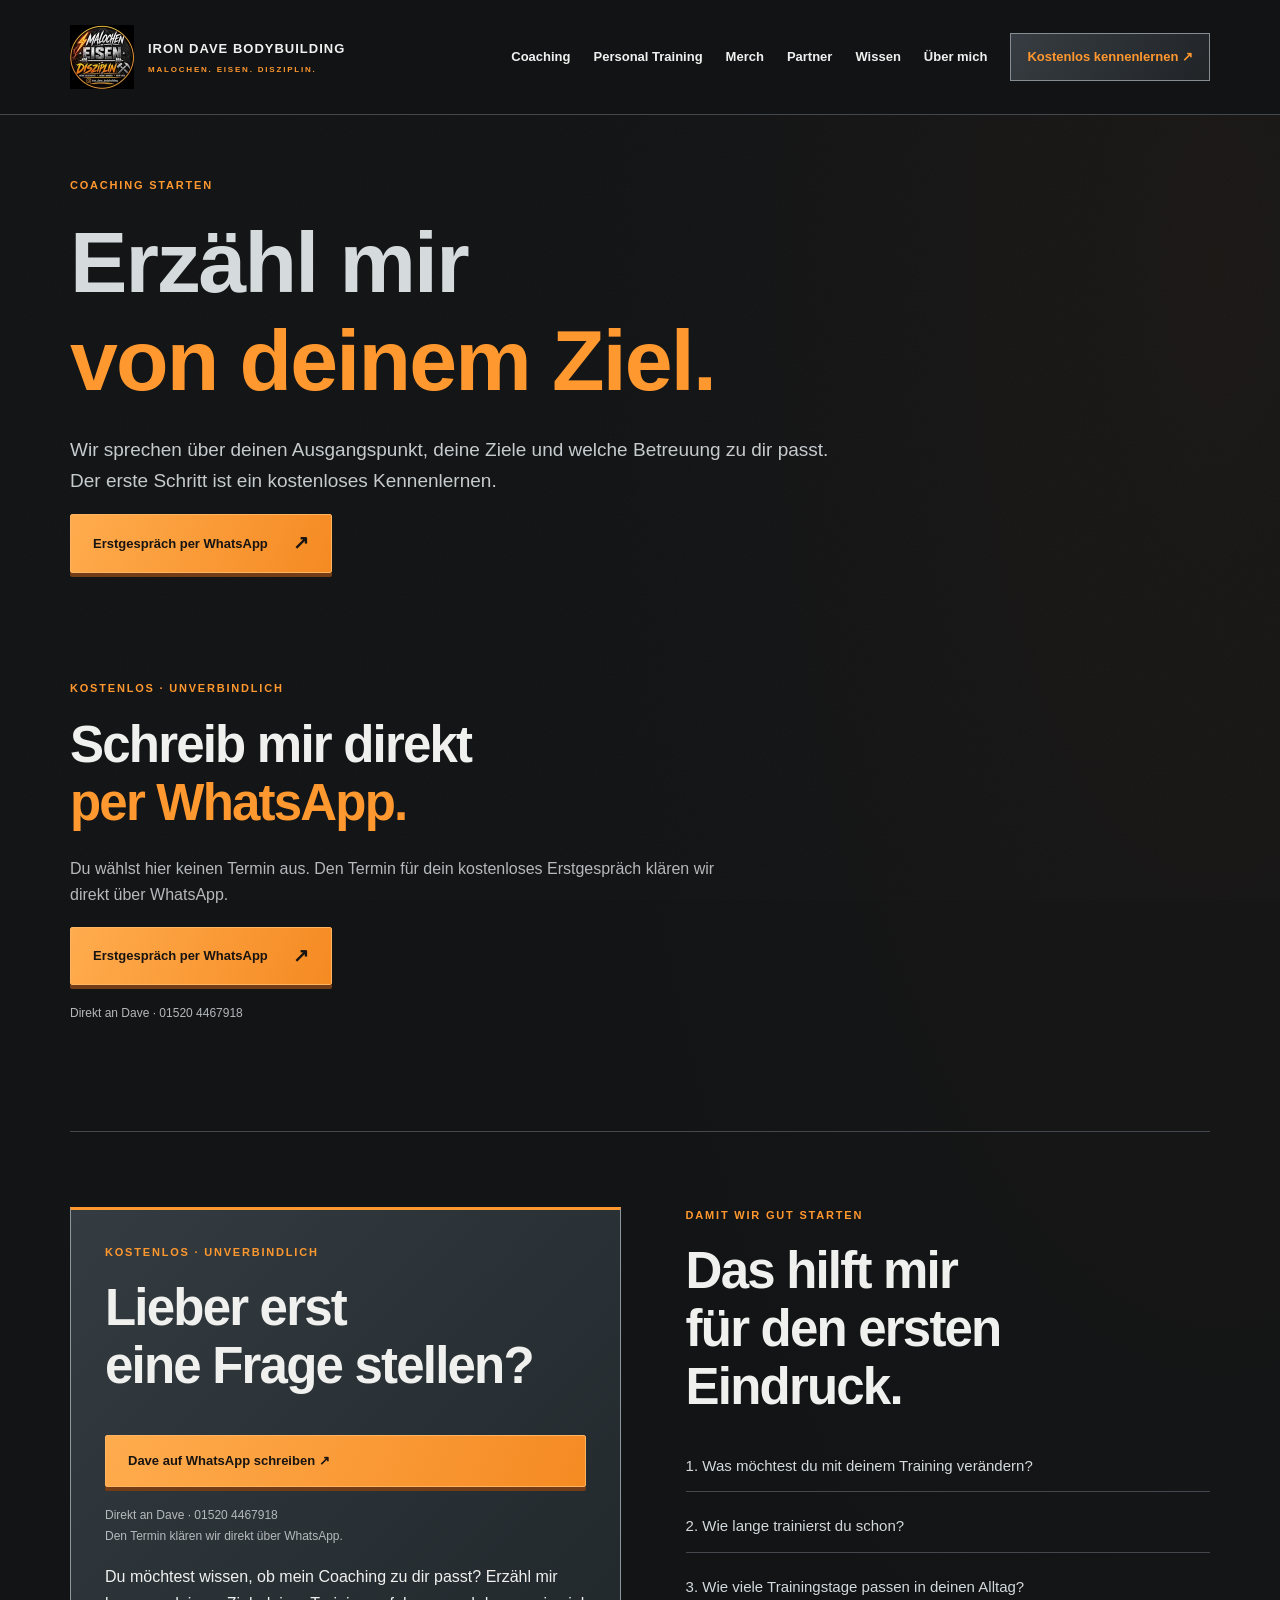
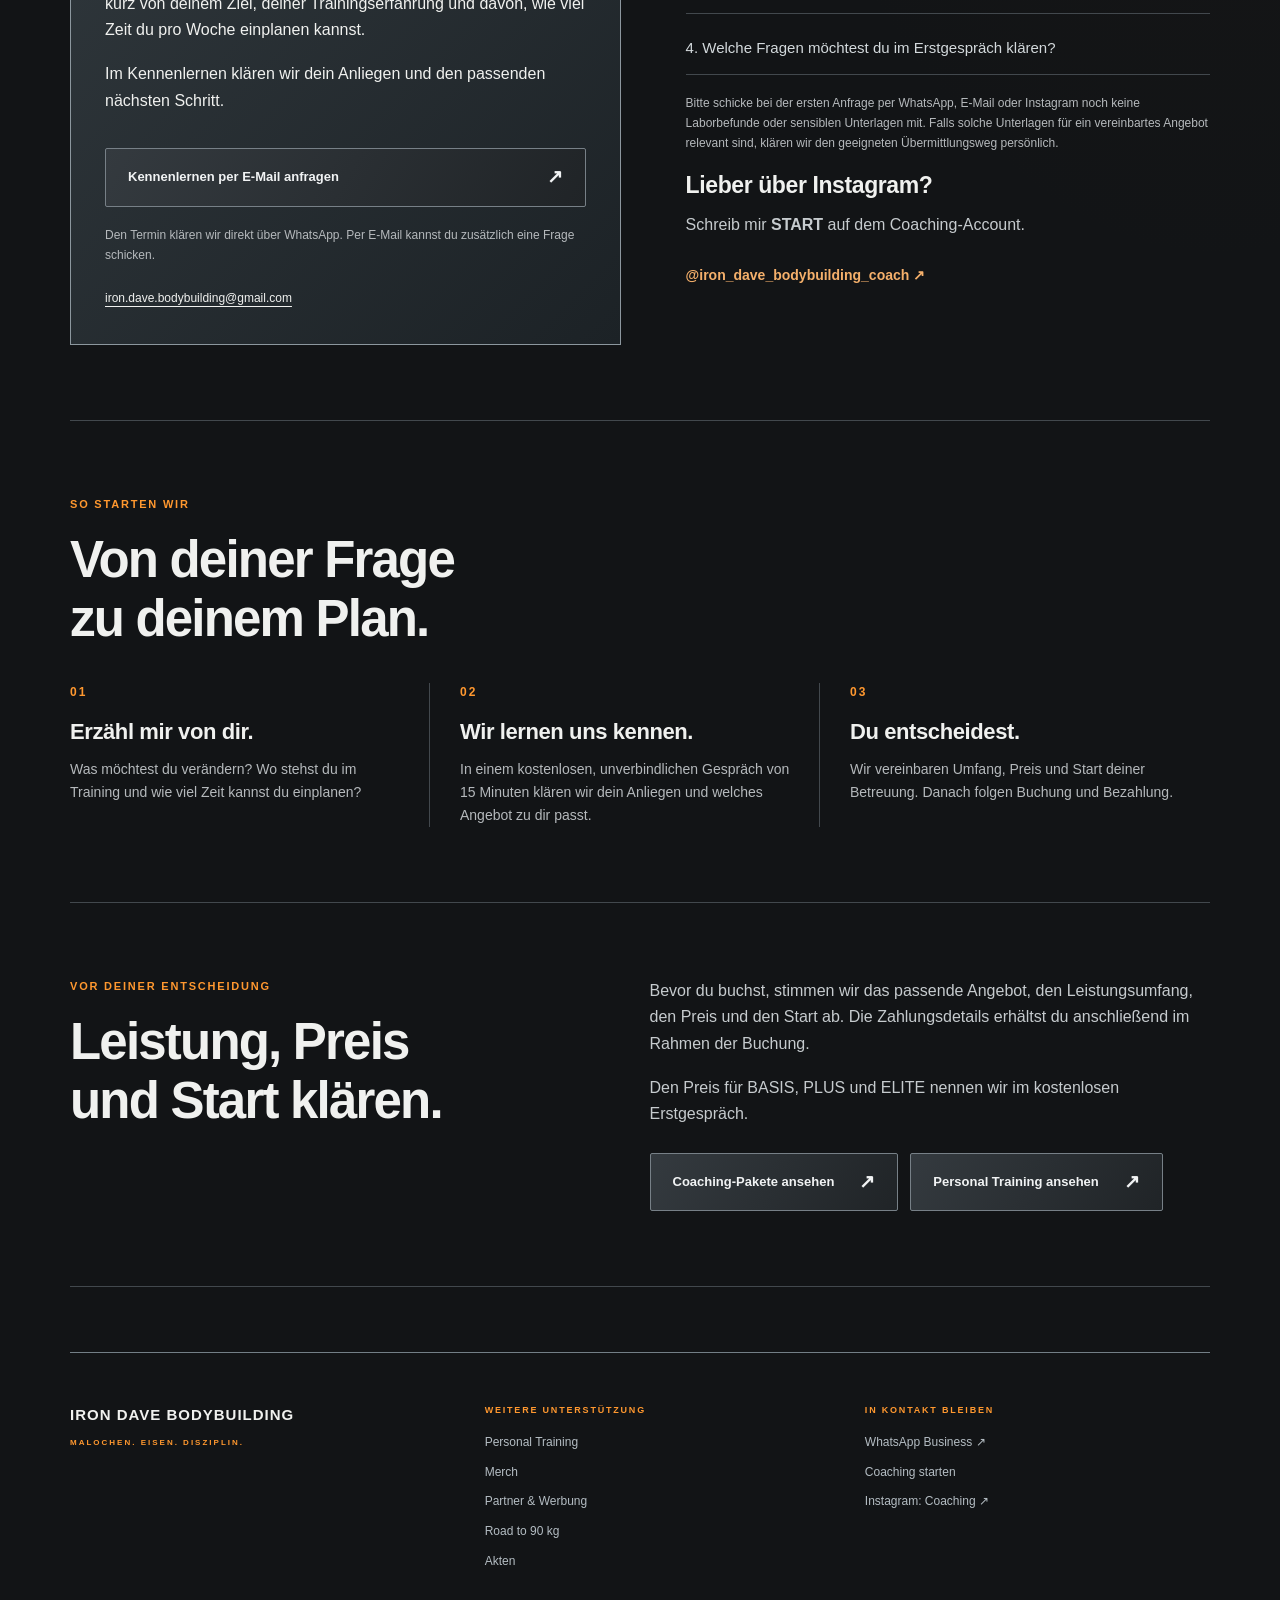
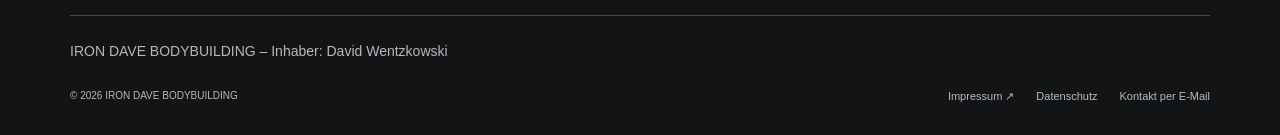
<file: kontakt.html>
<!doctype html>
<html lang="de"><head><meta charset="utf-8"><meta name="viewport" content="width=device-width, initial-scale=1"><meta name="theme-color" content="#121416"><title>Kostenloses Kennenlernen anfragen | IRON DAVE Coaching</title><meta name="description" content="Schreib Dave direkt per WhatsApp für ein kostenloses Erstgespräch. Den Termin klären wir über WhatsApp, ohne Terminauswahl auf der Seite."><link rel="canonical" href="https://www.irondavebodybuilding.de/kontakt"><meta property="og:type" content="website"><meta property="og:locale" content="de_DE"><meta property="og:site_name" content="IRON DAVE BODYBUILDING"><meta property="og:title" content="Kostenloses Kennenlernen anfragen | IRON DAVE Coaching"><meta property="og:description" content="Schreib Dave direkt per WhatsApp für ein kostenloses Erstgespräch. Den Termin klären wir über WhatsApp, ohne Terminauswahl auf der Seite."><meta property="og:url" content="https://www.irondavebodybuilding.de/kontakt"><meta property="og:image" content="https://www.irondavebodybuilding.de/assets/img/og-image.jpg"><meta property="og:image:width" content="1200"><meta property="og:image:height" content="630"><meta property="og:image:alt" content="IRON DAVE BODYBUILDING – Online-Coaching für Männer 30+"><meta name="twitter:card" content="summary_large_image"><link rel="icon" href="favicon.ico" sizes="any"><link rel="icon" href="assets/img/favicon-32.png" type="image/png" sizes="32x32"><link rel="apple-touch-icon" href="assets/img/apple-touch-icon.png"><link rel="manifest" href="site.webmanifest"><link rel="stylesheet" href="assets/css/site.css"><script src="assets/js/navigation.js" defer></script><script src="assets/js/black-week.js" defer></script></head><body><a class="skip" href="#inhalt">Zum Inhalt</a><div class="bw-banner" id="bw-banner" role="region" aria-label="Black Week"><p><strong>BLACK WEEK:</strong> 10 % auf alle Coaching-Pakete. <span class="bw-until">Nur bis 30.11.2026</span></p><a class="cta" href="coaching.html#black-week">Zu den Angeboten</a><button class="bw-close" type="button" aria-label="Hinweis schließen">×</button></div><header class="site-header"><div class="header-inner"><a class="brand" href="index.html" aria-label="IRON DAVE BODYBUILDING – Startseite"><img src="assets/img/logo-128.webp" width="64" height="64" alt="Original-Logo IRON DAVE BODYBUILDING"><span>IRON DAVE BODYBUILDING<small>MALOCHEN. EISEN. DISZIPLIN.</small></span></a><button class="menu-toggle" type="button" aria-expanded="false" aria-controls="main-navigation">Menü <span aria-hidden="true">☰</span></button><nav class="nav" id="main-navigation" aria-label="Hauptnavigation"><a href="coaching.html">Coaching</a><a href="angebote.html">Personal Training</a><a href="merch.html">Merch</a><a href="partner.html">Partner</a><a href="wissen.html">Wissen</a><a href="ueber-mich.html">Über mich</a><a class="nav-contact" href="kontakt.html#termin" aria-current="page">Kostenlos kennenlernen <span aria-hidden="true">↗</span></a></nav></div></header><div class="wrap"><main id="inhalt"><section class="page-intro"><p class="eyebrow">Coaching starten</p><h1>Erzähl mir<br><span>von deinem Ziel.</span></h1><p class=lead>Wir sprechen über deinen Ausgangspunkt, deine Ziele und welche Betreuung zu dir passt. Der erste Schritt ist ein kostenloses Kennenlernen.</p><a class="cta" href="https://wa.me/4915204467918?text=Hi%20Dave%2C%20ich%20h%C3%A4tte%20gern%20ein%20kostenloses%20Erstgespr%C3%A4ch." target="_blank" rel="noopener noreferrer">Erstgespräch per WhatsApp <span aria-hidden="true">↗</span></a></section><section class="section" id="termin" aria-labelledby="termin-title"><div class="section-heading"><p class="eyebrow">Kostenlos · unverbindlich</p><h2 id="termin-title">Schreib mir direkt<br><span>per WhatsApp.</span></h2><p>Du wählst hier keinen Termin aus. Den Termin für dein kostenloses Erstgespräch klären wir direkt über WhatsApp.</p><a class="cta" href="https://wa.me/4915204467918?text=Hi%20Dave%2C%20ich%20h%C3%A4tte%20gern%20ein%20kostenloses%20Erstgespr%C3%A4ch." target="_blank" rel="noopener noreferrer">Erstgespräch per WhatsApp <span aria-hidden="true">↗</span></a><p class="micro">Direkt an Dave · 01520 4467918</p></div></section><section class="section contact-layout" id="kennenlernen"><article class="intro-call"><p class="eyebrow">Kostenlos · unverbindlich</p><h2>Lieber erst<br>eine Frage stellen?</h2><a class="cta contact-whatsapp" href="https://wa.me/4915204467918?text=Hallo%20Dave%2C%20ich%20m%C3%B6chte%20dich%20kostenlos%20kennenlernen.%20Mein%20Ziel%20ist%3A%20%E2%80%A6%20Meine%20Trainingserfahrung%3A%20%E2%80%A6%20Zeit%20f%C3%BCr%20Training%20pro%20Woche%3A%20%E2%80%A6" target="_blank" rel="noopener noreferrer">Dave auf WhatsApp schreiben ↗</a><p class="micro">Direkt an Dave · 01520 4467918<br>Den Termin klären wir direkt über WhatsApp.</p><p>Du möchtest wissen, ob mein Coaching zu dir passt? Erzähl mir kurz von deinem Ziel, deiner Trainingserfahrung und davon, wie viel Zeit du pro Woche einplanen kannst.</p><p>Im Kennenlernen klären wir dein Anliegen und den passenden nächsten Schritt.</p><a class="cta secondary" href="mailto:iron.dave.bodybuilding@gmail.com?subject=Kostenloses+Kennenlernen+%E2%80%93+Coaching-Anfrage&amp;body=Hallo+Dave%2C%0A%0Aich+m%C3%B6chte+das+kostenlose+15-Minuten-Kennenlernen+anfragen.%0A%0AMein+Name%3A%0AMein+Ziel%3A%0AMeine+Trainingserfahrung%3A%0AMeine+m%C3%B6glichen+Trainingstage+pro+Woche%3A%0A%0AViele+Gr%C3%BC%C3%9Fe%0A">Kennenlernen per E-Mail anfragen<span aria-hidden="true">↗</span></a><p class="micro">Den Termin klären wir direkt über WhatsApp. Per E-Mail kannst du zusätzlich eine Frage schicken.</p><a class="email-address" href="mailto:iron.dave.bodybuilding@gmail.com">iron.dave.bodybuilding@gmail.com</a></article><div class="prose"><p class="eyebrow">Damit wir gut starten</p><h2>Das hilft mir<br>für den ersten Eindruck.</h2><ol class="question-list"><li>Was möchtest du mit deinem Training verändern?</li><li>Wie lange trainierst du schon?</li><li>Wie viele Trainingstage passen in deinen Alltag?</li><li>Welche Fragen möchtest du im Erstgespräch klären?</li></ol><p class="note">Bitte schicke bei der ersten Anfrage per WhatsApp, E-Mail oder Instagram noch keine Laborbefunde oder sensiblen Unterlagen mit. Falls solche Unterlagen für ein vereinbartes Angebot relevant sind, klären wir den geeigneten Übermittlungsweg persönlich.</p><h3>Lieber über Instagram?</h3><p>Schreib mir <strong>START</strong> auf dem Coaching-Account.</p><a class="text-link" href="https://www.instagram.com/iron_dave_bodybuilding_coach/" target="_blank" rel="noopener noreferrer">@iron_dave_bodybuilding_coach ↗</a></div></section><section class="section" id="ablauf"><div class="section-heading"><p class="eyebrow">So starten wir</p><h2>Von deiner Frage<br>zu deinem Plan.</h2></div><ol class="steps"><li><span>01</span><h3>Erzähl mir von dir.</h3><p>Was möchtest du verändern? Wo stehst du im Training und wie viel Zeit kannst du einplanen?</p></li><li><span>02</span><h3>Wir lernen uns kennen.</h3><p>In einem kostenlosen, unverbindlichen Gespräch von 15 Minuten klären wir dein Anliegen und welches Angebot zu dir passt.</p></li><li><span>03</span><h3>Du entscheidest.</h3><p>Wir vereinbaren Umfang, Preis und Start deiner Betreuung. Danach folgen Buchung und Bezahlung.</p></li></ol></section><section class="section split" id="zahlung"><div><p class="eyebrow">Vor deiner Entscheidung</p><h2>Leistung, Preis<br>und Start klären.</h2></div><div class="prose"><p>Bevor du buchst, stimmen wir das passende Angebot, den Leistungsumfang, den Preis und den Start ab. Die Zahlungsdetails erhältst du anschließend im Rahmen der Buchung.</p><p>Den Preis für BASIS, PLUS und ELITE nennen wir im kostenlosen Erstgespräch.</p><div class="actions"><a class="cta secondary" href="coaching.html#programme">Coaching-Pakete ansehen<span aria-hidden="true">↗</span></a><a class="cta secondary" href="angebote.html">Personal Training ansehen<span aria-hidden="true">↗</span></a></div></div></section></main><footer class="site-footer"><div class="footer-top"><a class="footer-brand" href="index.html">IRON DAVE BODYBUILDING<small>MALOCHEN. EISEN. DISZIPLIN.</small></a><div><p class="eyebrow">Weitere Unterstützung</p><nav aria-label="Weitere Angebote"><a href="angebote.html">Personal Training</a><a href="merch.html">Merch</a><a href="partner.html">Partner &amp; Werbung</a><a href="road-to-90kg.html">Road to 90 kg</a><a href="akten.html">Akten</a></nav></div><div><p class="eyebrow">In Kontakt bleiben</p><nav aria-label="Kontakt und Instagram"><a href="https://wa.me/4915204467918?text=Hallo%20Dave%2C%20ich%20m%C3%B6chte%20dich%20kostenlos%20kennenlernen.%20Mein%20Ziel%20ist%3A%20%E2%80%A6%20Meine%20Trainingserfahrung%3A%20%E2%80%A6%20Zeit%20f%C3%BCr%20Training%20pro%20Woche%3A%20%E2%80%A6" target="_blank" rel="noopener noreferrer">WhatsApp Business ↗</a><a href="kontakt.html">Coaching starten</a><a href="https://www.instagram.com/iron_dave_bodybuilding_coach/" target="_blank" rel="noopener noreferrer">Instagram: Coaching ↗</a></nav></div></div><div class="footer-bottom"><p class="footer-owner">IRON DAVE BODYBUILDING – Inhaber: David Wentzkowski</p><span>© 2026 IRON DAVE BODYBUILDING</span><nav aria-label="Rechtliche Informationen"><a href="https://mein.online-impressum.de/iron-dave-bodybuilding/#impressum" target="_blank" rel="noopener noreferrer">Impressum ↗</a><a href="datenschutz.html">Datenschutz</a><a href="mailto:iron.dave.bodybuilding@gmail.com">Kontakt per E-Mail</a></nav></div></footer></div></body></html>
</file>
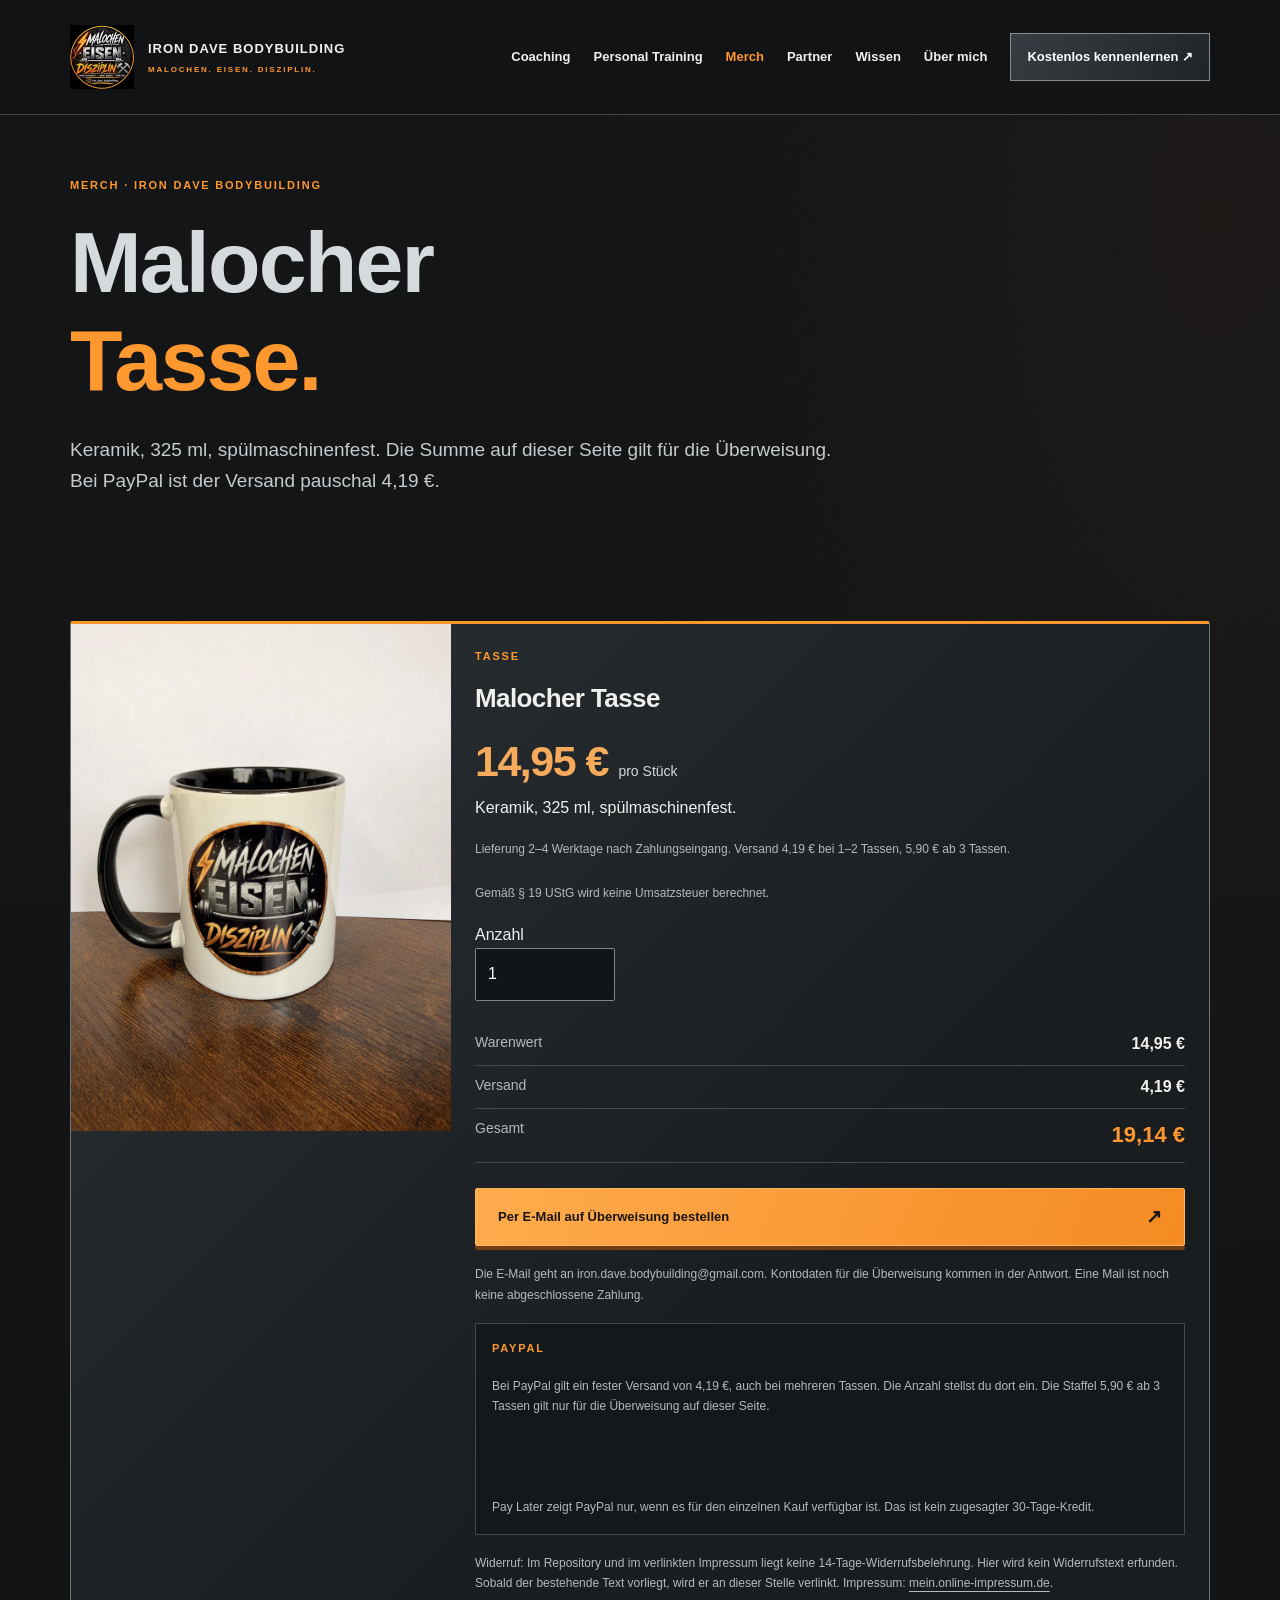
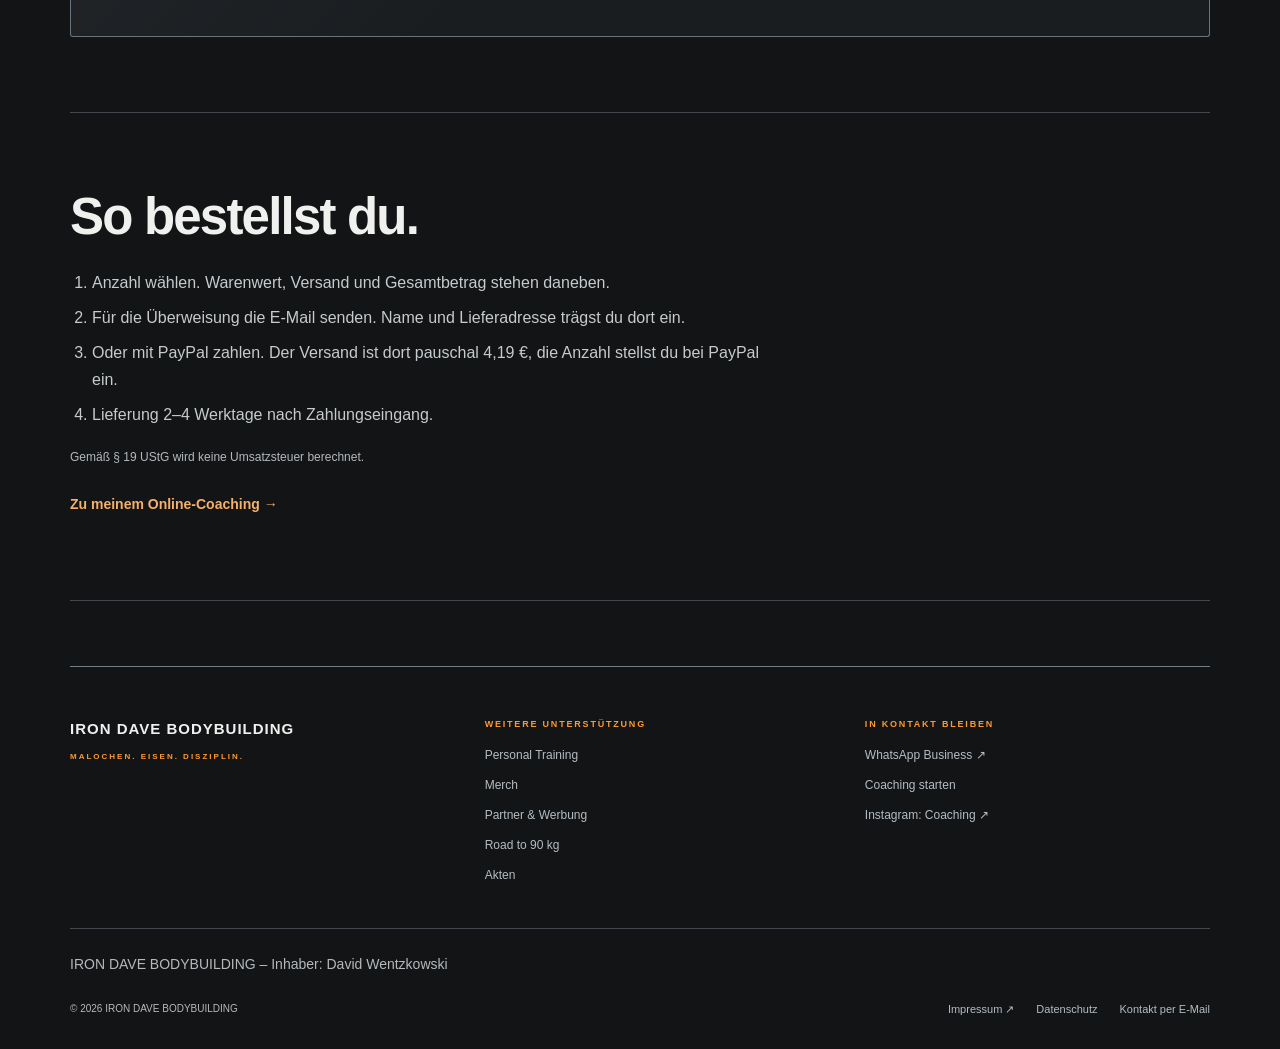
<file: merch.html>
<!doctype html>
<html lang="de">
<head>
<meta charset="utf-8">
<meta name="robots" content="noindex, nofollow">
<meta name="viewport" content="width=device-width, initial-scale=1">
<meta name="theme-color" content="#121416">
<title>Malocher Tasse | IRON DAVE</title>
<meta name="description" content="Malocher Tasse von IRON DAVE BODYBUILDING: 14,95 €, Keramik 325 ml, spülmaschinenfest. Zahlung per PayPal oder per E-Mail auf Überweisung.">
<link rel="canonical" href="https://www.irondavebodybuilding.de/merch">
<meta property="og:type" content="website">
<meta property="og:locale" content="de_DE">
<meta property="og:site_name" content="IRON DAVE BODYBUILDING">
<meta property="og:title" content="Malocher Tasse | IRON DAVE">
<meta property="og:description" content="Malocher Tasse, 14,95 €. Keramik, 325 ml, spülmaschinenfest. Zahlung per PayPal oder per E-Mail auf Überweisung.">
<meta property="og:url" content="https://www.irondavebodybuilding.de/merch">
<meta property="og:image" content="https://www.irondavebodybuilding.de/assets/img/malocher-tasse.jpg">
<meta property="og:image:width" content="900">
<meta property="og:image:height" content="1200">
<meta property="og:image:alt" content="Malocher Tasse mit dem Logo MALOCHEN EISEN DISZIPLIN">
<meta name="twitter:card" content="summary_large_image">
<link rel="icon" href="favicon.ico" sizes="any">
<link rel="icon" href="assets/img/favicon-32.png" type="image/png" sizes="32x32">
<link rel="apple-touch-icon" href="assets/img/apple-touch-icon.png">
<link rel="manifest" href="site.webmanifest">
<link rel="stylesheet" href="assets/css/site.css">
<script src="https://www.paypal.com/sdk/js?client-id=BAAJla322FQMK9cMHaZp6Rzcf0DEctOnDU2Tcy0qEjG_wJuYH6YXuyAumjXnQzwkEcI9kvm1yCm6thMSQ4&components=hosted-buttons&disable-funding=venmo&currency=EUR"></script>
<script src="assets/js/navigation.js" defer></script><script src="assets/js/black-week.js" defer></script>

<script src="assets/js/merch.js" defer></script>
</head>
<body>
<a class="skip" href="#inhalt">Zum Inhalt</a><div class="bw-banner" id="bw-banner" role="region" aria-label="Black Week"><p><strong>BLACK WEEK:</strong> 10 % auf alle Coaching-Pakete. <span class="bw-until">Nur bis 30.11.2026</span></p><a class="cta" href="coaching.html#black-week">Zu den Angeboten</a><button class="bw-close" type="button" aria-label="Hinweis schließen">×</button></div>
<header class="site-header">
<div class="header-inner">
<a class="brand" href="index.html" aria-label="IRON DAVE BODYBUILDING – Startseite"><img src="assets/img/logo-128.webp" width="64" height="64" alt="Original-Logo IRON DAVE BODYBUILDING"><span>IRON DAVE BODYBUILDING<small>MALOCHEN. EISEN. DISZIPLIN.</small></span></a>
<button class="menu-toggle" type="button" aria-expanded="false" aria-controls="main-navigation">Menü <span aria-hidden="true">☰</span></button>
<nav class="nav" id="main-navigation" aria-label="Hauptnavigation"><a href="coaching.html">Coaching</a><a href="angebote.html">Personal Training</a><a href="merch.html" aria-current="page">Merch</a><a href="partner.html">Partner</a><a href="wissen.html">Wissen</a><a href="ueber-mich.html">Über mich</a><a class="nav-contact" href="kontakt.html#termin">Kostenlos kennenlernen <span aria-hidden="true">↗</span></a></nav>
</div>
</header>
<div class="wrap">
<main id="inhalt">
<section class="page-intro">
<p class="eyebrow">Merch · IRON DAVE BODYBUILDING</p>
<h1>Malocher<br><span>Tasse.</span></h1>
<p class="lead">Keramik, 325 ml, spülmaschinenfest. Die Summe auf dieser Seite gilt für die Überweisung. Bei PayPal ist der Versand pauschal 4,19 €.</p>
</section>
<section class="section merch" aria-label="Malocher Tasse">
<div class="merch-grid">
<article class="merch-card" id="malocher-tasse">
<picture>
<source srcset="assets/img/malocher-tasse.webp" type="image/webp">
<img src="assets/img/malocher-tasse.jpg" width="900" height="1200" alt="Malocher Tasse mit dem Logo MALOCHEN EISEN DISZIPLIN" loading="lazy">
</picture>
<div class="merch-body">
<span class="tag">Tasse</span>
<h2 class="merch-name">Malocher Tasse</h2>
<p class="price merch-price">14,95 € <span>pro Stück</span></p>
<p>Keramik, 325 ml, spülmaschinenfest.</p>
<p class="terms">Lieferung 2–4 Werktage nach Zahlungseingang. Versand 4,19 € bei 1–2 Tassen, 5,90 € ab 3 Tassen.</p>
<p class="micro">Gemäß § 19 UStG wird keine Umsatzsteuer berechnet.</p>
<label class="field merch-qty">Anzahl
<input id="mug-qty" type="number" min="1" max="99" step="1" value="1" inputmode="numeric">
</label>
<dl class="merch-totals" aria-live="polite">
<div><dt>Warenwert</dt><dd id="mug-goods">14,95 €</dd></div>
<div><dt>Versand</dt><dd id="mug-ship">4,19 €</dd></div>
<div><dt>Gesamt</dt><dd id="mug-total">19,14 €</dd></div>
</dl>
<div class="actions">
<a class="cta" id="mug-email" href="mailto:iron.dave.bodybuilding@gmail.com?subject=Malocher%20Tasse%20%E2%80%93%20Bestellung%20per%20%C3%9Cberweisung&amp;body=Hallo%20Dave%2C%0A%0Aich%20m%C3%B6chte%20die%20Malocher%20Tasse%20per%20%C3%9Cberweisung%20bestellen.%0A%0AAnzahl%3A%201%0AWarenwert%3A%2014%2C95%20%E2%82%AC%0AVersand%3A%204%2C19%20%E2%82%AC%0AGesamt%3A%2019%2C14%20%E2%82%AC%0A%0AMein%20Name%3A%0ALieferadresse%3A%0A%0AViele%20Gr%C3%BC%C3%9Fe">Per E-Mail auf Überweisung bestellen <span aria-hidden="true">↗</span></a>
</div>
<p class="micro">Die E-Mail geht an iron.dave.bodybuilding@gmail.com. Kontodaten für die Überweisung kommen in der Antwort. Eine Mail ist noch keine abgeschlossene Zahlung.</p>
<div class="merch-paypal" id="paypal-slot">
<p class="eyebrow">PayPal</p>
<p class="micro">Bei PayPal gilt ein fester Versand von 4,19 €, auch bei mehreren Tassen. Die Anzahl stellst du dort ein. Die Staffel 5,90 € ab 3 Tassen gilt nur für die Überweisung auf dieser Seite.</p>
<div id="paypal-container-FZRTV5N3N8EYW"></div>
<script>
  paypal.HostedButtons({
    hostedButtonId: "FZRTV5N3N8EYW",
  }).render("#paypal-container-FZRTV5N3N8EYW")
</script>
<p class="micro">Pay Later zeigt PayPal nur, wenn es für den einzelnen Kauf verfügbar ist. Das ist kein zugesagter 30-Tage-Kredit.</p>
</div>
<p class="note">Widerruf: Im Repository und im verlinkten Impressum liegt keine 14-Tage-Widerrufsbelehrung. Hier wird kein Widerrufstext erfunden. Sobald der bestehende Text vorliegt, wird er an dieser Stelle verlinkt. Impressum: <a href="https://mein.online-impressum.de/iron-dave-bodybuilding/#impressum" target="_blank" rel="noopener noreferrer">mein.online-impressum.de</a>.</p>
</div>
</article>
</div>
</section>
<section class="section">
<div class="prose">
<h2>So bestellst du.</h2>
<ol class="merch-steps">
<li>Anzahl wählen. Warenwert, Versand und Gesamtbetrag stehen daneben.</li>
<li>Für die Überweisung die E-Mail senden. Name und Lieferadresse trägst du dort ein.</li>
<li>Oder mit PayPal zahlen. Der Versand ist dort pauschal 4,19 €, die Anzahl stellst du bei PayPal ein.</li>
<li>Lieferung 2–4 Werktage nach Zahlungseingang.</li>
</ol>
<p class="micro">Gemäß § 19 UStG wird keine Umsatzsteuer berechnet.</p>
<a class="text-link" href="coaching.html">Zu meinem Online-Coaching →</a>
</div>
</section>
</main>
<footer class="site-footer">
<div class="footer-top">
<a class="footer-brand" href="index.html">IRON DAVE BODYBUILDING<small>MALOCHEN. EISEN. DISZIPLIN.</small></a>
<div>
<p class="eyebrow">Weitere Unterstützung</p>
<nav aria-label="Weitere Angebote"><a href="angebote.html">Personal Training</a><a href="merch.html">Merch</a><a href="partner.html">Partner &amp; Werbung</a><a href="road-to-90kg.html">Road to 90 kg</a><a href="akten.html">Akten</a></nav>
</div>
<div>
<p class="eyebrow">In Kontakt bleiben</p>
<nav aria-label="Kontakt und Instagram"><a href="https://wa.me/4915204467918?text=Hallo%20Dave%2C%20ich%20m%C3%B6chte%20dich%20kostenlos%20kennenlernen.%20Mein%20Ziel%20ist%3A%20%E2%80%A6%20Meine%20Trainingserfahrung%3A%20%E2%80%A6%20Zeit%20f%C3%BCr%20Training%20pro%20Woche%3A%20%E2%80%A6" target="_blank" rel="noopener noreferrer">WhatsApp Business ↗</a><a href="kontakt.html">Coaching starten</a><a href="https://www.instagram.com/iron_dave_bodybuilding_coach/" target="_blank" rel="noopener noreferrer">Instagram: Coaching ↗</a></nav>
</div>
</div>
<div class="footer-bottom">
<p class="footer-owner">IRON DAVE BODYBUILDING – Inhaber: David Wentzkowski</p>
<span>© 2026 IRON DAVE BODYBUILDING</span><nav aria-label="Rechtliche Informationen"><a href="https://mein.online-impressum.de/iron-dave-bodybuilding/#impressum" target="_blank" rel="noopener noreferrer">Impressum ↗</a><a href="datenschutz.html">Datenschutz</a><a href="mailto:iron.dave.bodybuilding@gmail.com">Kontakt per E-Mail</a></nav>
</div>
</footer>
</div>
<a class="mobile-cta" href="kontakt.html#termin">Kostenlos kennenlernen <span aria-hidden="true">↗</span></a>
</body>
</html>
</file>
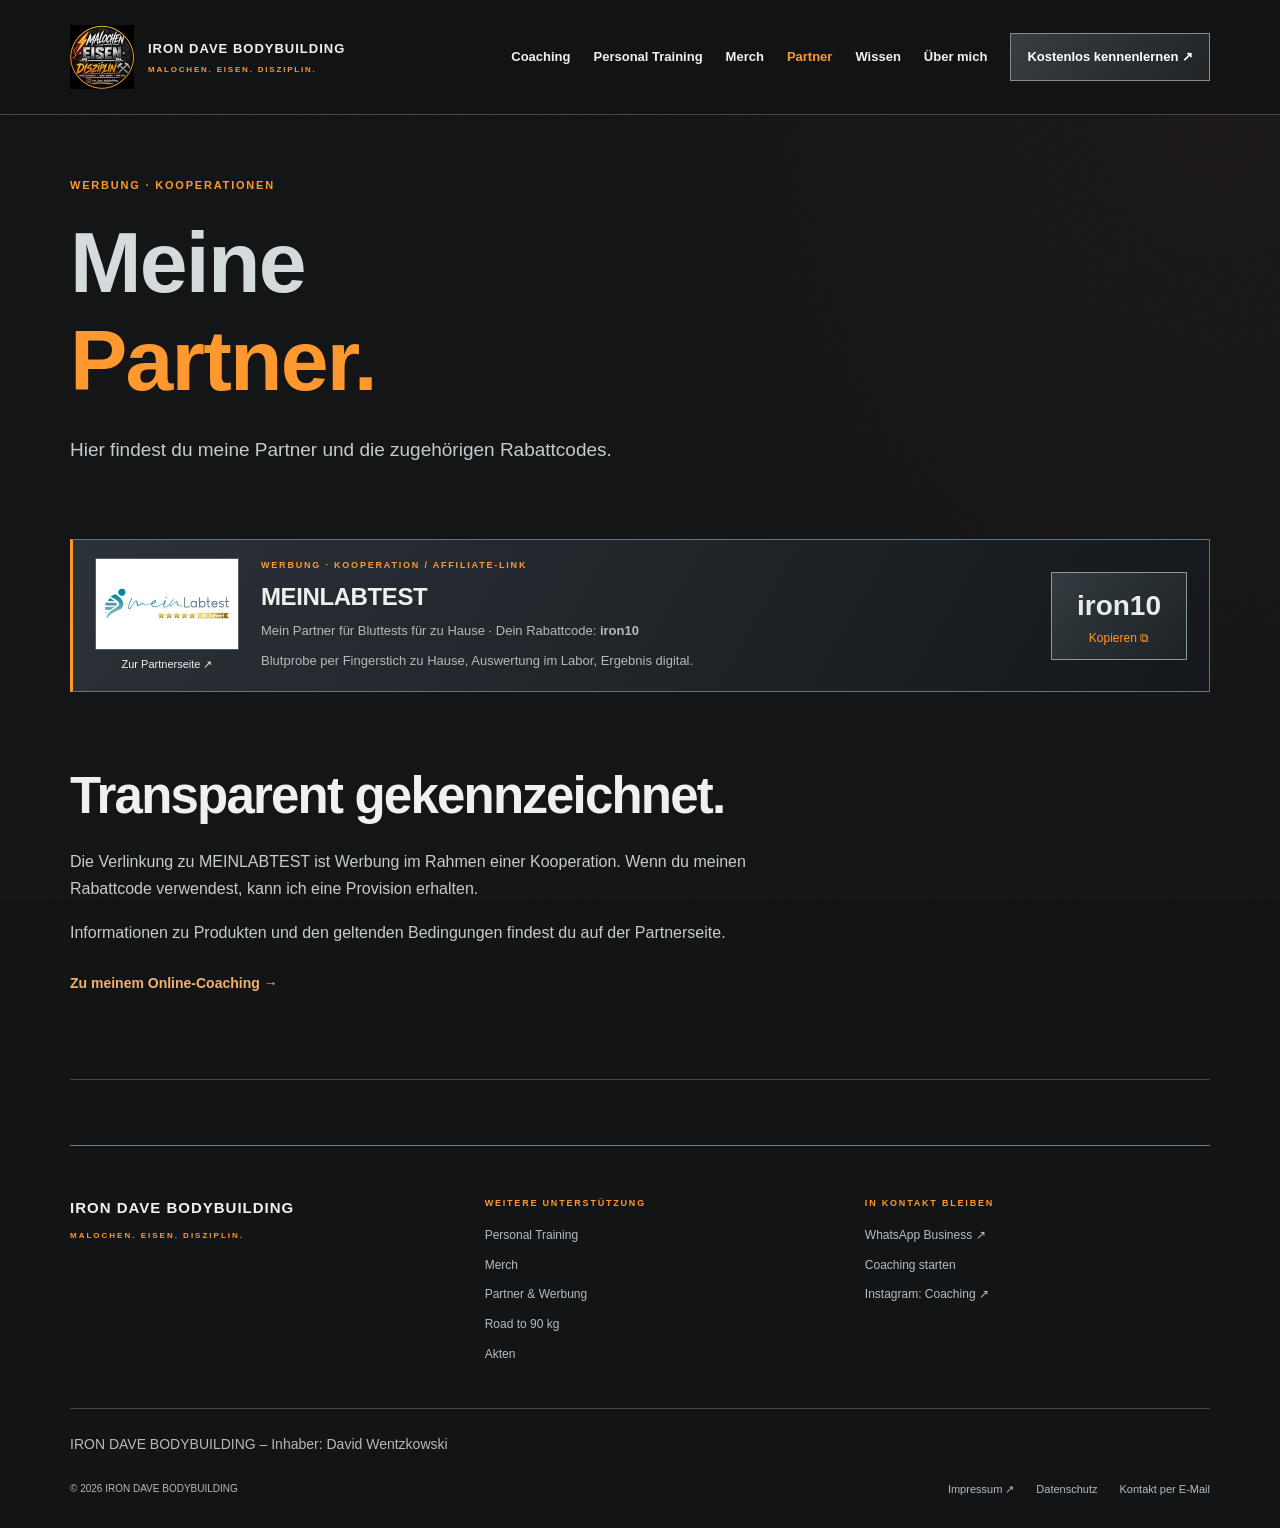
<file: partner.html>
<!doctype html>
<html lang="de"><head><meta charset="utf-8"><meta name="viewport" content="width=device-width, initial-scale=1"><meta name="theme-color" content="#121416"><title>Kooperationspartner &amp; Rabattcodes | IRON DAVE</title><meta name="description" content="Die Kooperationspartner von IRON DAVE BODYBUILDING. Werbung, Partnerlinks und Rabattcodes transparent gekennzeichnet."><link rel="canonical" href="https://www.irondavebodybuilding.de/partner"><meta property="og:type" content="website"><meta property="og:locale" content="de_DE"><meta property="og:site_name" content="IRON DAVE BODYBUILDING"><meta property="og:title" content="Kooperationspartner &amp; Rabattcodes | IRON DAVE"><meta property="og:description" content="Die Kooperationspartner von IRON DAVE BODYBUILDING. Werbung, Partnerlinks und Rabattcodes transparent gekennzeichnet."><meta property="og:url" content="https://www.irondavebodybuilding.de/partner"><meta property="og:image" content="https://www.irondavebodybuilding.de/assets/img/og-image.jpg"><meta property="og:image:width" content="1200"><meta property="og:image:height" content="630"><meta property="og:image:alt" content="IRON DAVE BODYBUILDING – Online-Coaching für Männer 30+"><meta name="twitter:card" content="summary_large_image"><link rel="icon" href="favicon.ico" sizes="any"><link rel="icon" href="assets/img/favicon-32.png" type="image/png" sizes="32x32"><link rel="apple-touch-icon" href="assets/img/apple-touch-icon.png"><link rel="manifest" href="site.webmanifest"><link rel="stylesheet" href="assets/css/site.css"><script src="assets/js/navigation.js" defer></script><script src="assets/js/black-week.js" defer></script></head><body><a class="skip" href="#inhalt">Zum Inhalt</a><div class="bw-banner" id="bw-banner" role="region" aria-label="Black Week"><p><strong>BLACK WEEK:</strong> 10 % auf alle Coaching-Pakete. <span class="bw-until">Nur bis 30.11.2026</span></p><a class="cta" href="coaching.html#black-week">Zu den Angeboten</a><button class="bw-close" type="button" aria-label="Hinweis schließen">×</button></div><header class="site-header"><div class="header-inner"><a class="brand" href="index.html" aria-label="IRON DAVE BODYBUILDING – Startseite"><img src="assets/img/logo-128.webp" width="64" height="64" alt="Original-Logo IRON DAVE BODYBUILDING"><span>IRON DAVE BODYBUILDING<small>MALOCHEN. EISEN. DISZIPLIN.</small></span></a><button class="menu-toggle" type="button" aria-expanded="false" aria-controls="main-navigation">Menü <span aria-hidden="true">☰</span></button><nav class="nav" id="main-navigation" aria-label="Hauptnavigation"><a href="coaching.html">Coaching</a><a href="angebote.html">Personal Training</a><a href="merch.html">Merch</a><a href="partner.html" aria-current="page">Partner</a><a href="wissen.html">Wissen</a><a href="ueber-mich.html">Über mich</a><a class="nav-contact" href="kontakt.html#termin">Kostenlos kennenlernen <span aria-hidden="true">↗</span></a></nav></div></header><div class="wrap"><main id="inhalt"><section class="page-intro"><p class="eyebrow">Werbung · Kooperationen</p><h1>Meine<br><span>Partner.</span></h1><p class="lead">Hier findest du meine Partner und die zugehörigen Rabattcodes.</p></section><section class="partner partner-prominent" id="meinlabtest" aria-label="MEINLABTEST"><div class="partner-message"><span class="tag">Werbung · Kooperation / Affiliate-Link</span><h3>MEINLABTEST</h3><p>Mein Partner für Bluttests für zu Hause · Dein Rabattcode: <strong>iron10</strong></p><p>Blutprobe per Fingerstich zu Hause, Auswertung im Labor, Ergebnis digital.</p><a class="evo-partner-link" href="https://meinlabtest.de/" target="_blank" rel="sponsored noopener"><span class="evo-logo-frame"><img src="assets/img/meinlabtest-logo.webp" alt="meinLabtest" width="250" height="72" loading="lazy" decoding="async"></span><span class="evo-link-label">Zur Partnerseite ↗</span></a></div><button class="code" id="copy-meinlabtest" type="button" data-code="iron10" aria-controls="copy-status-meinlabtest" aria-label="Rabattcode iron10 kopieren"><strong>iron10</strong><span>Kopieren ⧉</span></button></section><p class="copy-status" id="copy-status-meinlabtest" aria-live="polite"></p><section class="section"><div class="prose"><h2>Transparent gekennzeichnet.</h2><p>Die Verlinkung zu MEINLABTEST ist Werbung im Rahmen einer Kooperation. Wenn du meinen Rabattcode verwendest, kann ich eine Provision erhalten.</p><p>Informationen zu Produkten und den geltenden Bedingungen findest du auf der Partnerseite.</p><a class="text-link" href="coaching.html">Zu meinem Online-Coaching →</a></div></section></main><footer class="site-footer"><div class="footer-top"><a class="footer-brand" href="index.html">IRON DAVE BODYBUILDING<small>MALOCHEN. EISEN. DISZIPLIN.</small></a><div><p class="eyebrow">Weitere Unterstützung</p><nav aria-label="Weitere Angebote"><a href="angebote.html">Personal Training</a><a href="merch.html">Merch</a><a href="partner.html">Partner &amp; Werbung</a><a href="road-to-90kg.html">Road to 90 kg</a><a href="akten.html">Akten</a></nav></div><div><p class="eyebrow">In Kontakt bleiben</p><nav aria-label="Kontakt und Instagram"><a href="https://wa.me/4915204467918?text=Hallo%20Dave%2C%20ich%20m%C3%B6chte%20dich%20kostenlos%20kennenlernen.%20Mein%20Ziel%20ist%3A%20%E2%80%A6%20Meine%20Trainingserfahrung%3A%20%E2%80%A6%20Zeit%20f%C3%BCr%20Training%20pro%20Woche%3A%20%E2%80%A6" target="_blank" rel="noopener noreferrer">WhatsApp Business ↗</a><a href="kontakt.html">Coaching starten</a><a href="https://www.instagram.com/iron_dave_bodybuilding_coach/" target="_blank" rel="noopener noreferrer">Instagram: Coaching ↗</a></nav></div></div><div class="footer-bottom"><p class="footer-owner">IRON DAVE BODYBUILDING – Inhaber: David Wentzkowski</p><span>© 2026 IRON DAVE BODYBUILDING</span><nav aria-label="Rechtliche Informationen"><a href="https://mein.online-impressum.de/iron-dave-bodybuilding/#impressum" target="_blank" rel="noopener noreferrer">Impressum ↗</a><a href="datenschutz.html">Datenschutz</a><a href="mailto:iron.dave.bodybuilding@gmail.com">Kontakt per E-Mail</a></nav></div></footer></div><a class="mobile-cta" href="kontakt.html#termin">Kostenlos kennenlernen <span aria-hidden="true">↗</span></a></body></html>
</file>
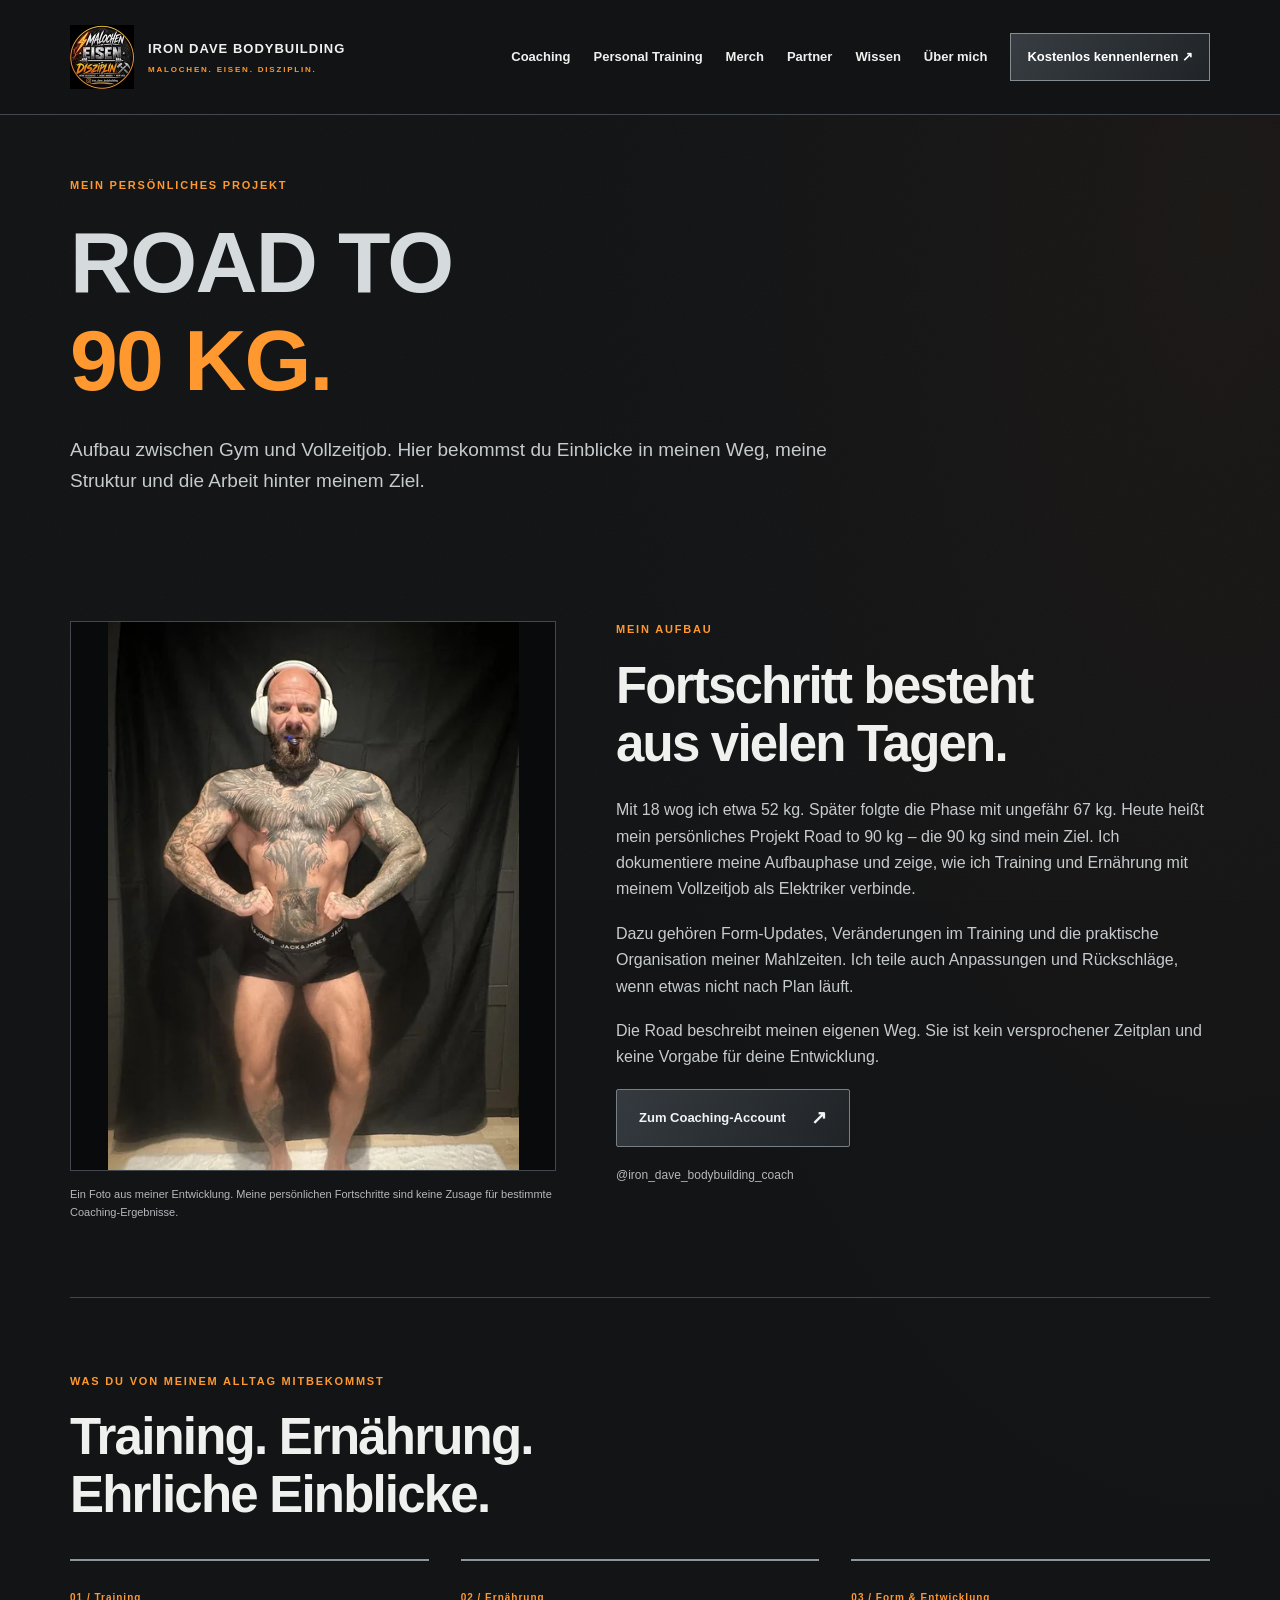
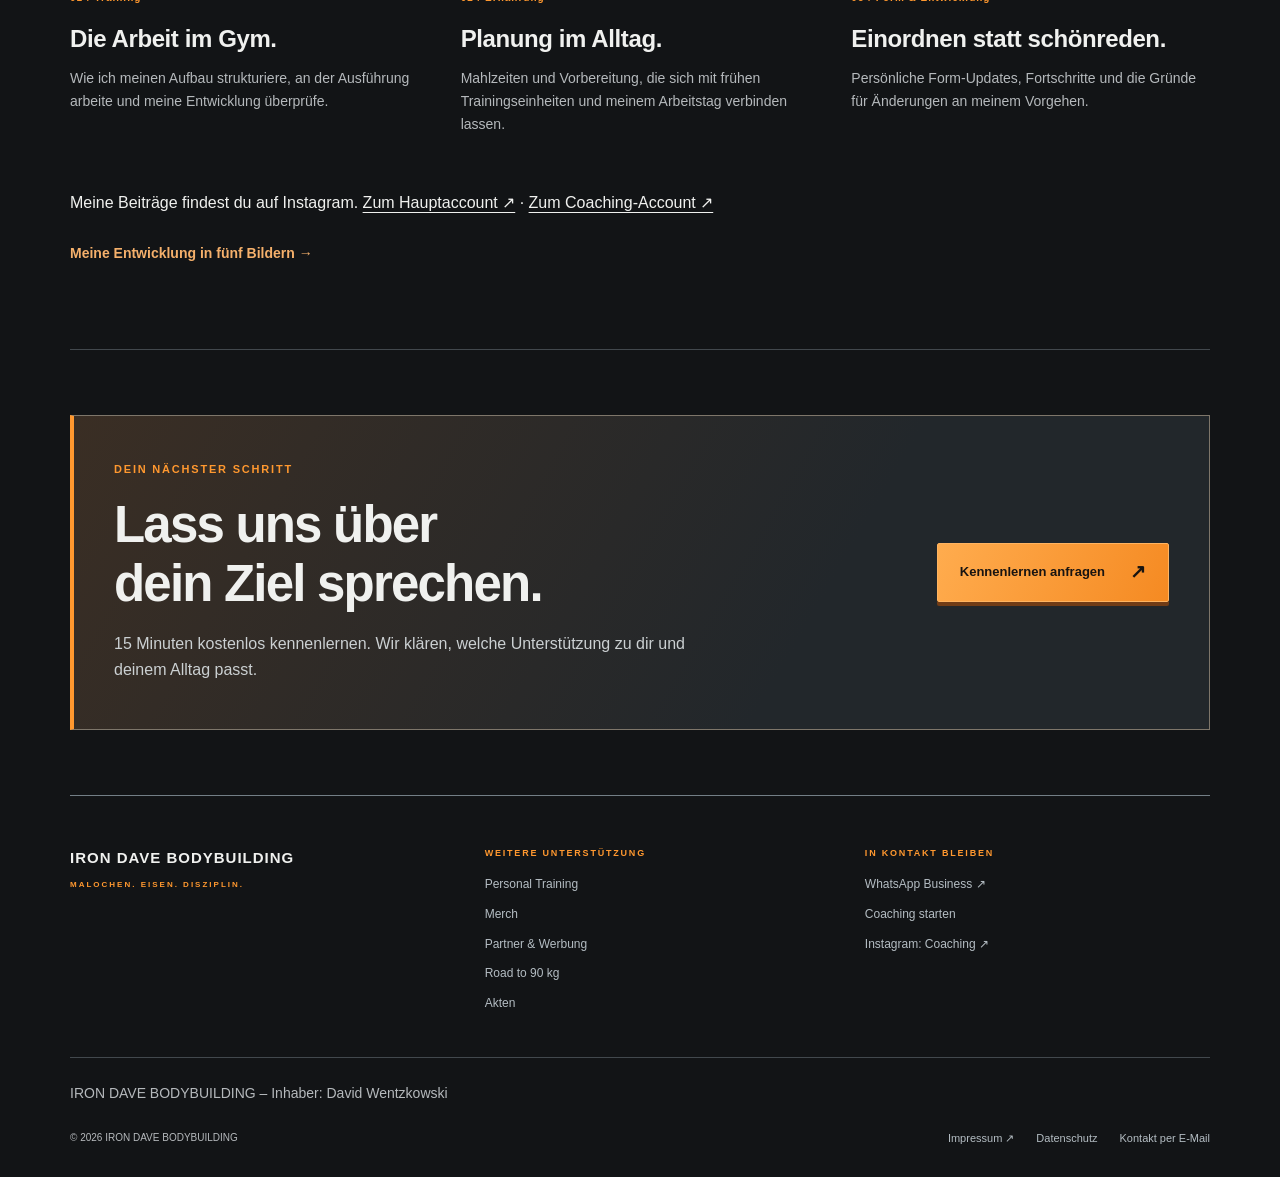
<file: road-to-90kg.html>
<!doctype html>
<html lang="de"><head><meta charset="utf-8"><meta name="viewport" content="width=device-width, initial-scale=1"><meta name="theme-color" content="#121416"><title>Road to 90 kg: mein persönlicher Aufbau | IRON DAVE</title><meta name="description" content="Meine Road to 90 kg: Training, Ernährung und Form-Updates zwischen Gym und Vollzeitjob als Elektriker. Persönliche Fortschritte und Rückschläge."><link rel="canonical" href="https://www.irondavebodybuilding.de/road-to-90kg"><meta property="og:type" content="website"><meta property="og:locale" content="de_DE"><meta property="og:site_name" content="IRON DAVE BODYBUILDING"><meta property="og:title" content="Road to 90 kg: mein persönlicher Aufbau | IRON DAVE"><meta property="og:description" content="Meine Road to 90 kg: Training, Ernährung und Form-Updates zwischen Gym und Vollzeitjob als Elektriker. Persönliche Fortschritte und Rückschläge."><meta property="og:url" content="https://www.irondavebodybuilding.de/road-to-90kg"><meta property="og:image" content="https://www.irondavebodybuilding.de/assets/img/og-image.jpg"><meta property="og:image:width" content="1200"><meta property="og:image:height" content="630"><meta property="og:image:alt" content="IRON DAVE BODYBUILDING – Online-Coaching für Männer 30+"><meta name="twitter:card" content="summary_large_image"><link rel="icon" href="favicon.ico" sizes="any"><link rel="icon" href="assets/img/favicon-32.png" type="image/png" sizes="32x32"><link rel="apple-touch-icon" href="assets/img/apple-touch-icon.png"><link rel="manifest" href="site.webmanifest"><link rel="stylesheet" href="assets/css/site.css"><script src="assets/js/navigation.js" defer></script><script src="assets/js/black-week.js" defer></script></head><body><a class="skip" href="#inhalt">Zum Inhalt</a><div class="bw-banner" id="bw-banner" role="region" aria-label="Black Week"><p><strong>BLACK WEEK:</strong> 10 % auf alle Coaching-Pakete. <span class="bw-until">Nur bis 30.11.2026</span></p><a class="cta" href="coaching.html#black-week">Zu den Angeboten</a><button class="bw-close" type="button" aria-label="Hinweis schließen">×</button></div><header class="site-header"><div class="header-inner"><a class="brand" href="index.html" aria-label="IRON DAVE BODYBUILDING – Startseite"><img src="assets/img/logo-128.webp" width="64" height="64" alt="Original-Logo IRON DAVE BODYBUILDING"><span>IRON DAVE BODYBUILDING<small>MALOCHEN. EISEN. DISZIPLIN.</small></span></a><button class="menu-toggle" type="button" aria-expanded="false" aria-controls="main-navigation">Menü <span aria-hidden="true">☰</span></button><nav class="nav" id="main-navigation" aria-label="Hauptnavigation"><a href="coaching.html">Coaching</a><a href="angebote.html">Personal Training</a><a href="merch.html">Merch</a><a href="partner.html">Partner</a><a href="wissen.html">Wissen</a><a href="ueber-mich.html">Über mich</a><a class="nav-contact" href="kontakt.html#termin">Kostenlos kennenlernen <span aria-hidden="true">↗</span></a></nav></div></header><div class="wrap"><main id="inhalt"><section class="page-intro"><p class="eyebrow">Mein persönliches Projekt</p><h1>ROAD TO<br><span>90 KG.</span></h1><p class=lead>Aufbau zwischen Gym und Vollzeitjob. Hier bekommst du Einblicke in meinen Weg, meine Struktur und die Arbeit hinter meinem Ziel.</p></section><section class="section road-layout"><figure class="road-photo"><img srcset="assets/img/mein-weg-5-480.webp 480w, assets/img/mein-weg-5.webp 960w" sizes="(max-width: 650px) 85vw, 480px" src="assets/img/mein-weg-5.webp" alt="Dave beim Posing auf einem Foto seiner persönlichen Entwicklung" width="1152" height="1536" loading="lazy"><figcaption>Ein Foto aus meiner Entwicklung. Meine persönlichen Fortschritte sind keine Zusage für bestimmte Coaching-Ergebnisse.</figcaption></figure><div class="prose"><p class="eyebrow">Mein Aufbau</p><h2>Fortschritt besteht<br>aus vielen Tagen.</h2><p>Mit 18 wog ich etwa 52 kg. Später folgte die Phase mit ungefähr 67 kg. Heute heißt mein persönliches Projekt Road to 90 kg – die 90 kg sind mein Ziel. Ich dokumentiere meine Aufbauphase und zeige, wie ich Training und Ernährung mit meinem Vollzeitjob als Elektriker verbinde.</p><p>Dazu gehören Form-Updates, Veränderungen im Training und die praktische Organisation meiner Mahlzeiten. Ich teile auch Anpassungen und Rückschläge, wenn etwas nicht nach Plan läuft.</p><p>Die Road beschreibt meinen eigenen Weg. Sie ist kein versprochener Zeitplan und keine Vorgabe für deine Entwicklung.</p><a class="cta secondary" href="https://www.instagram.com/iron_dave_bodybuilding_coach/" target="_blank" rel="noopener noreferrer">Zum Coaching-Account <span aria-hidden="true">↗</span></a><p class="micro">@iron_dave_bodybuilding_coach</p></div></section><section class="section"><p class="eyebrow">Was du von meinem Alltag mitbekommst</p><h2>Training. Ernährung.<br>Ehrliche Einblicke.</h2><div class="editorial-grid"><article><span>01 / Training</span><h3>Die Arbeit im Gym.</h3><p>Wie ich meinen Aufbau strukturiere, an der Ausführung arbeite und meine Entwicklung überprüfe.</p></article><article><span>02 / Ernährung</span><h3>Planung im Alltag.</h3><p>Mahlzeiten und Vorbereitung, die sich mit frühen Trainingseinheiten und meinem Arbeitstag verbinden lassen.</p></article><article><span>03 / Form &amp; Entwicklung</span><h3>Einordnen statt schönreden.</h3><p>Persönliche Form-Updates, Fortschritte und die Gründe für Änderungen an meinem Vorgehen.</p></article></div><p>Meine Beiträge findest du auf Instagram. <a href="https://www.instagram.com/iron_dave_bodybuilding/" target="_blank" rel="noopener noreferrer">Zum Hauptaccount ↗</a> · <a href="https://www.instagram.com/iron_dave_bodybuilding_coach/" target="_blank" rel="noopener noreferrer">Zum Coaching-Account ↗</a></p><a class="text-link" href="ueber-mich.html#mein-weg">Meine Entwicklung in fünf Bildern →</a></section><section class="contact-band"><div><p class="eyebrow">Dein nächster Schritt</p><h2>Lass uns über<br>dein Ziel sprechen.</h2><p>15 Minuten kostenlos kennenlernen. Wir klären, welche Unterstützung zu dir und deinem Alltag passt.</p></div><a class="cta" href="kontakt.html#termin">Kennenlernen anfragen<span aria-hidden="true">↗</span></a></section></main><footer class="site-footer"><div class="footer-top"><a class="footer-brand" href="index.html">IRON DAVE BODYBUILDING<small>MALOCHEN. EISEN. DISZIPLIN.</small></a><div><p class="eyebrow">Weitere Unterstützung</p><nav aria-label="Weitere Angebote"><a href="angebote.html">Personal Training</a><a href="merch.html">Merch</a><a href="partner.html">Partner &amp; Werbung</a><a href="road-to-90kg.html">Road to 90 kg</a><a href="akten.html">Akten</a></nav></div><div><p class="eyebrow">In Kontakt bleiben</p><nav aria-label="Kontakt und Instagram"><a href="https://wa.me/4915204467918?text=Hallo%20Dave%2C%20ich%20m%C3%B6chte%20dich%20kostenlos%20kennenlernen.%20Mein%20Ziel%20ist%3A%20%E2%80%A6%20Meine%20Trainingserfahrung%3A%20%E2%80%A6%20Zeit%20f%C3%BCr%20Training%20pro%20Woche%3A%20%E2%80%A6" target="_blank" rel="noopener noreferrer">WhatsApp Business ↗</a><a href="kontakt.html">Coaching starten</a><a href="https://www.instagram.com/iron_dave_bodybuilding_coach/" target="_blank" rel="noopener noreferrer">Instagram: Coaching ↗</a></nav></div></div><div class="footer-bottom"><p class="footer-owner">IRON DAVE BODYBUILDING – Inhaber: David Wentzkowski</p><span>© 2026 IRON DAVE BODYBUILDING</span><nav aria-label="Rechtliche Informationen"><a href="https://mein.online-impressum.de/iron-dave-bodybuilding/#impressum" target="_blank" rel="noopener noreferrer">Impressum ↗</a><a href="datenschutz.html">Datenschutz</a><a href="mailto:iron.dave.bodybuilding@gmail.com">Kontakt per E-Mail</a></nav></div></footer></div><a class="mobile-cta" href="kontakt.html#termin">Kostenlos kennenlernen <span aria-hidden="true">↗</span></a></body></html>
</file>
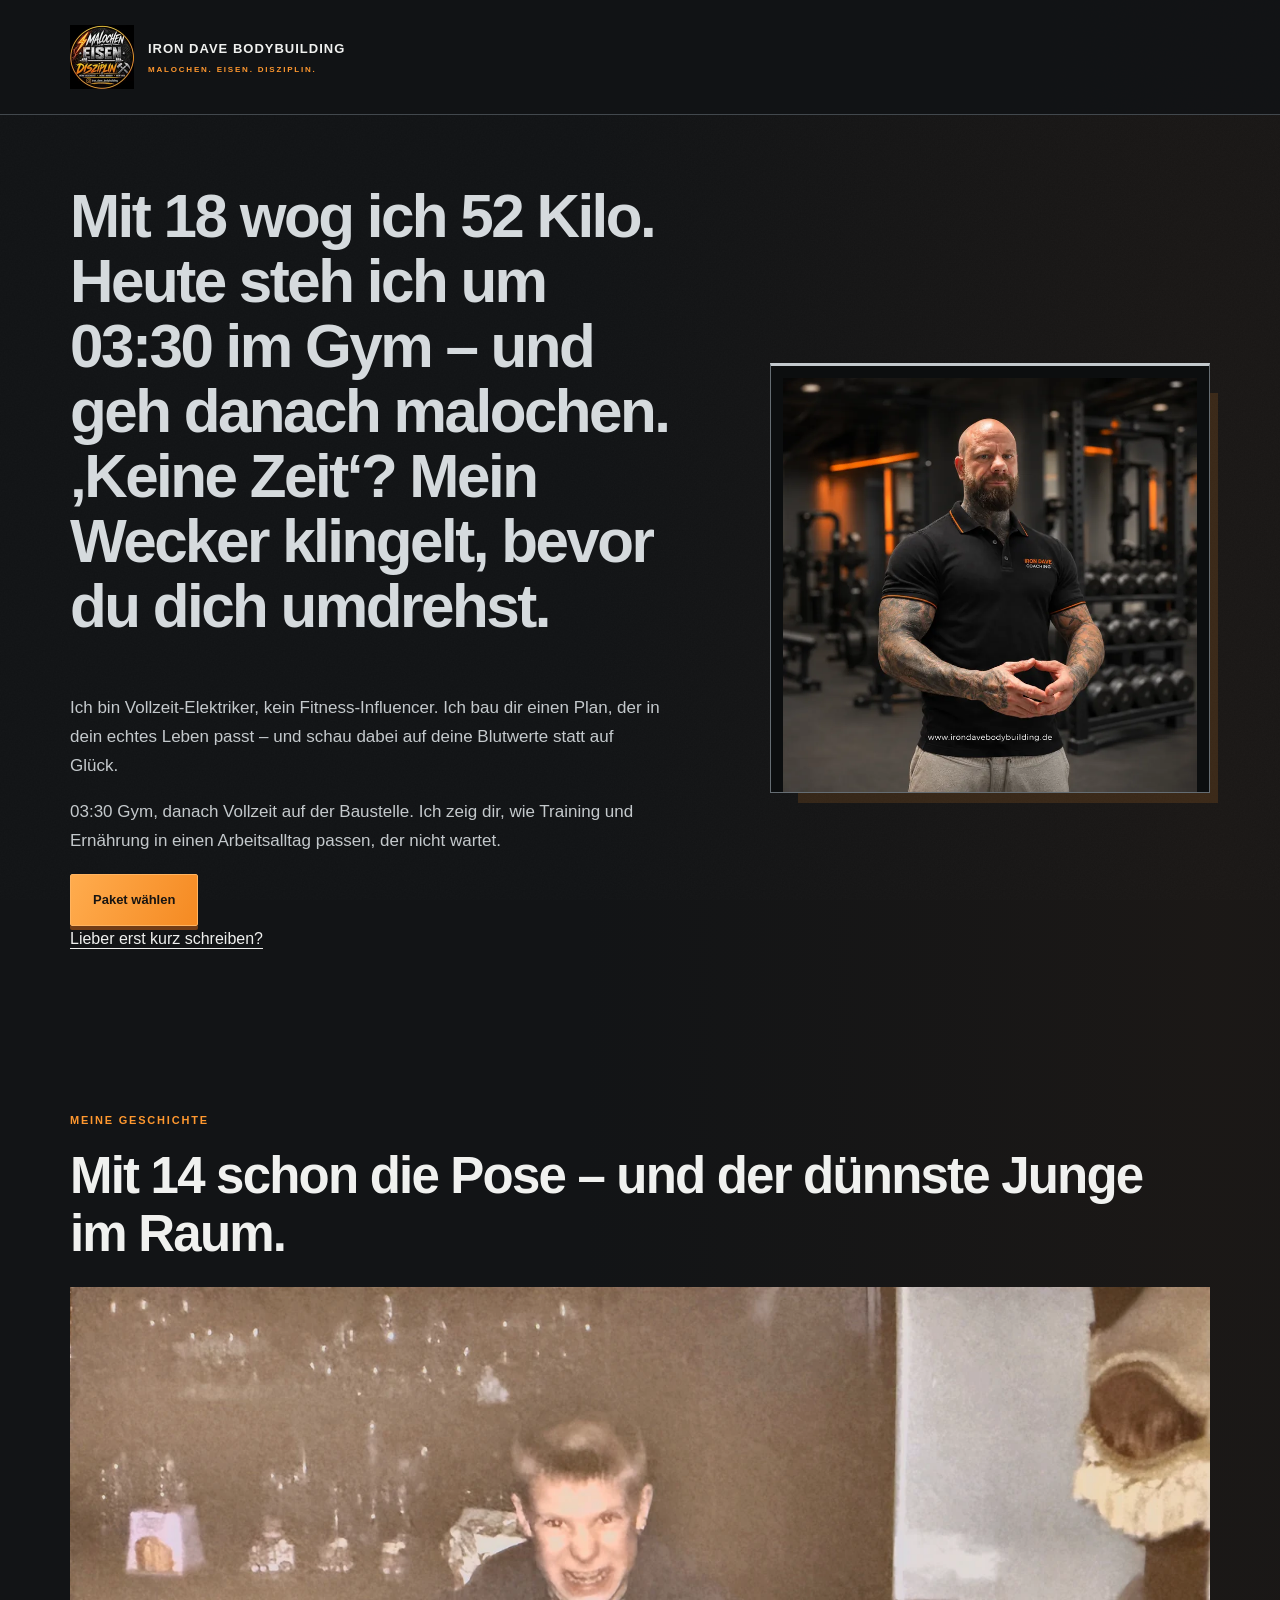
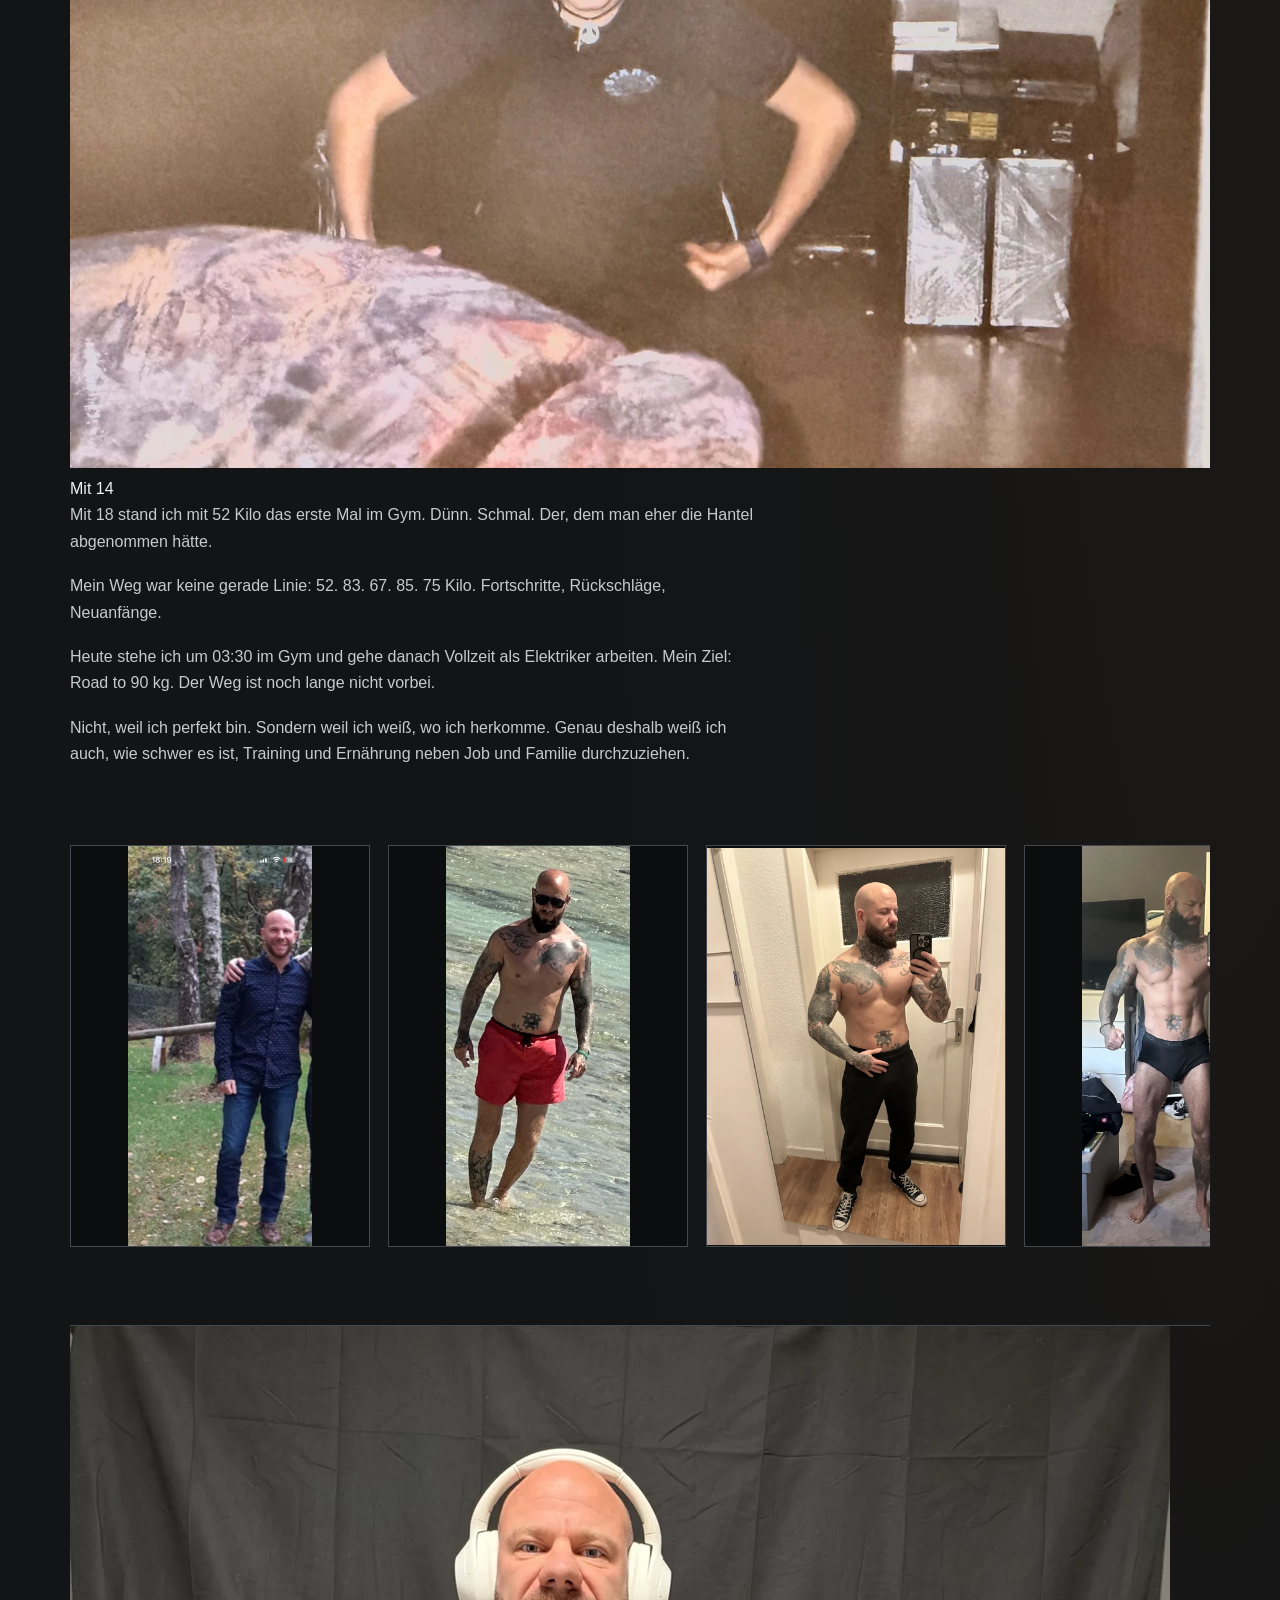
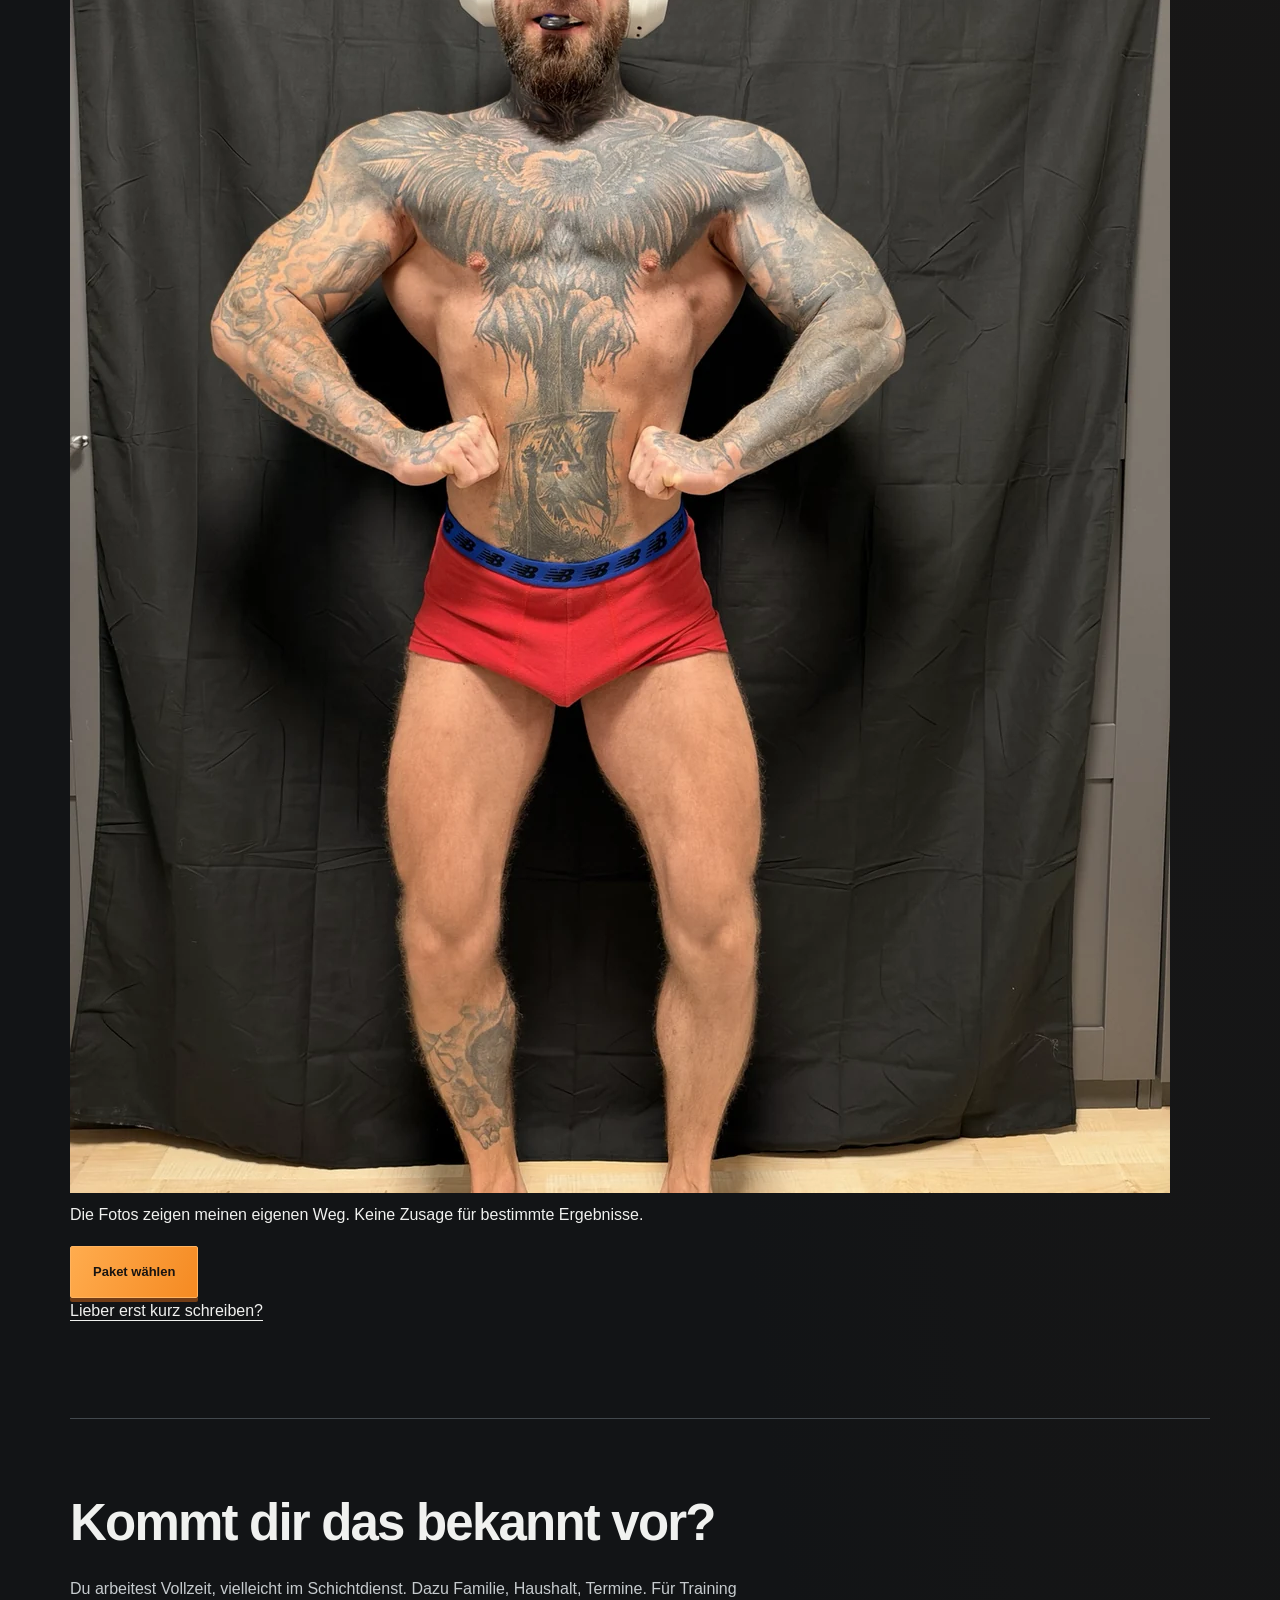
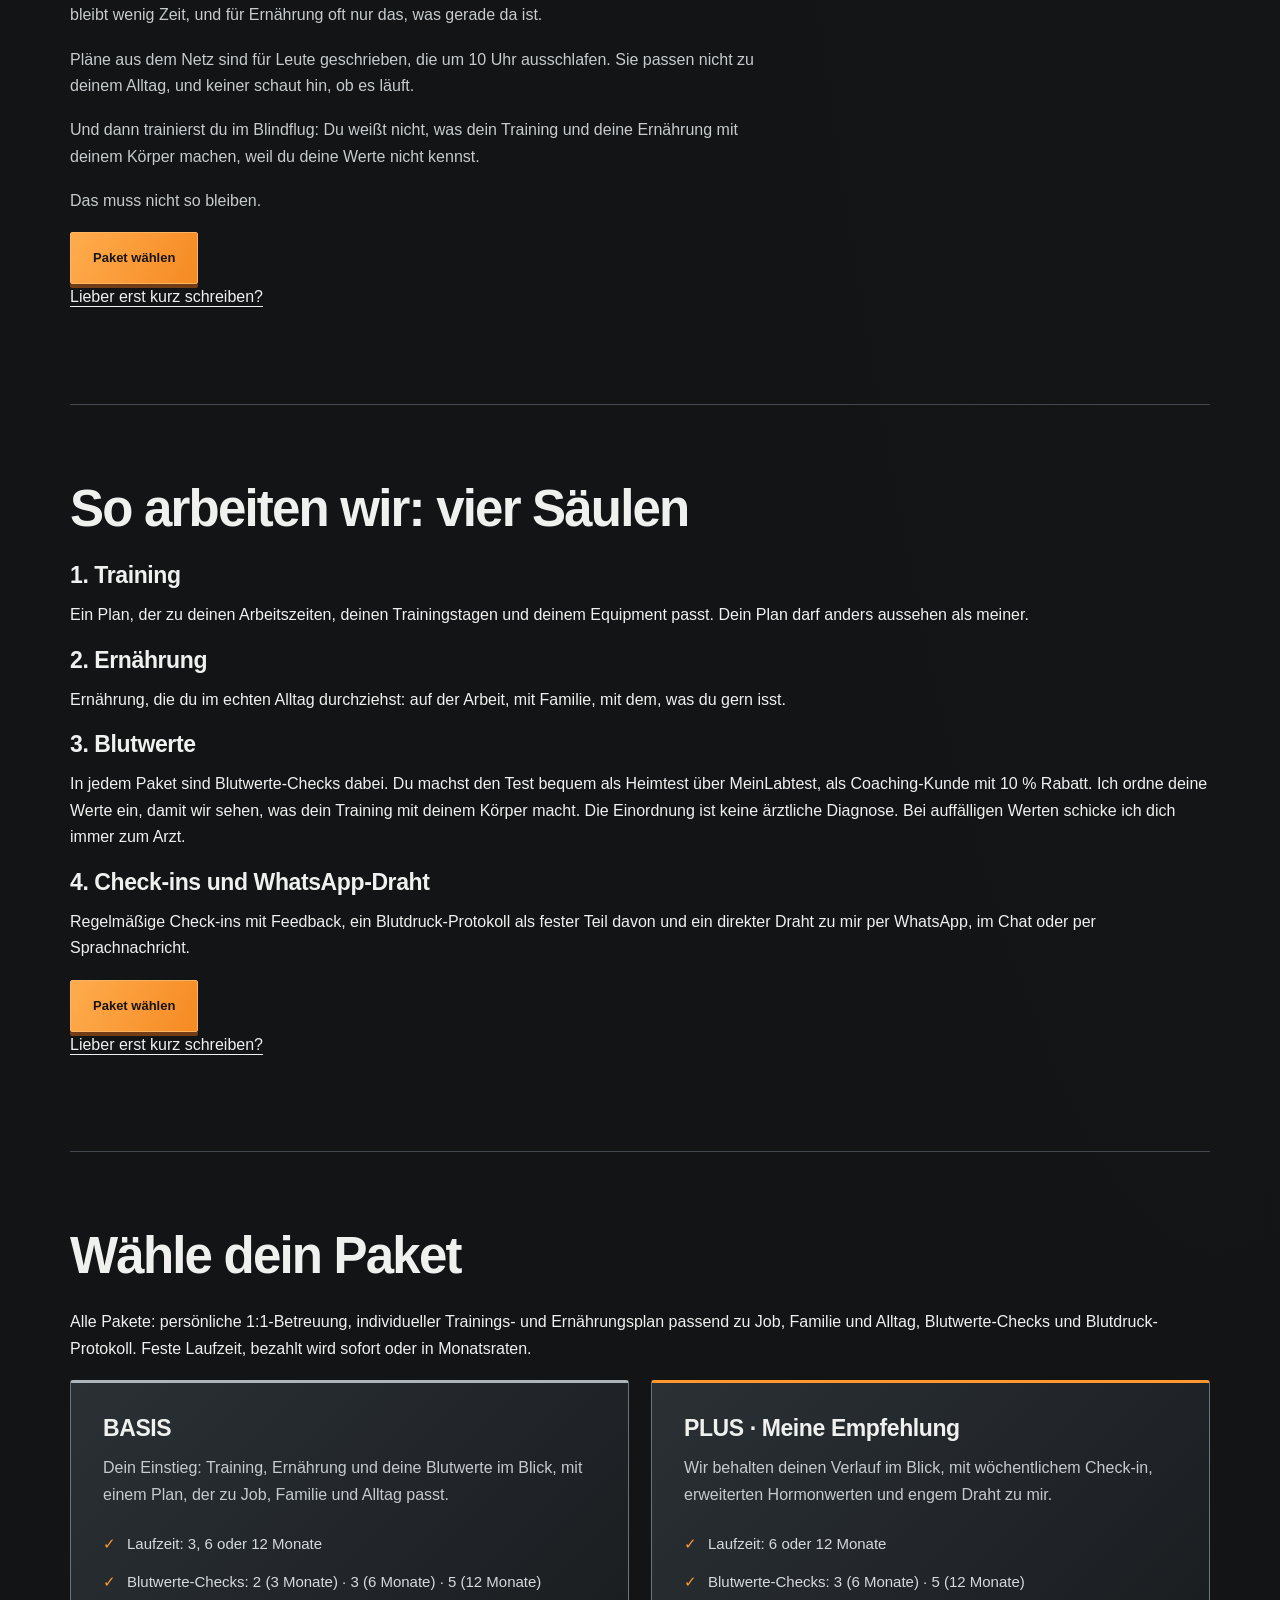
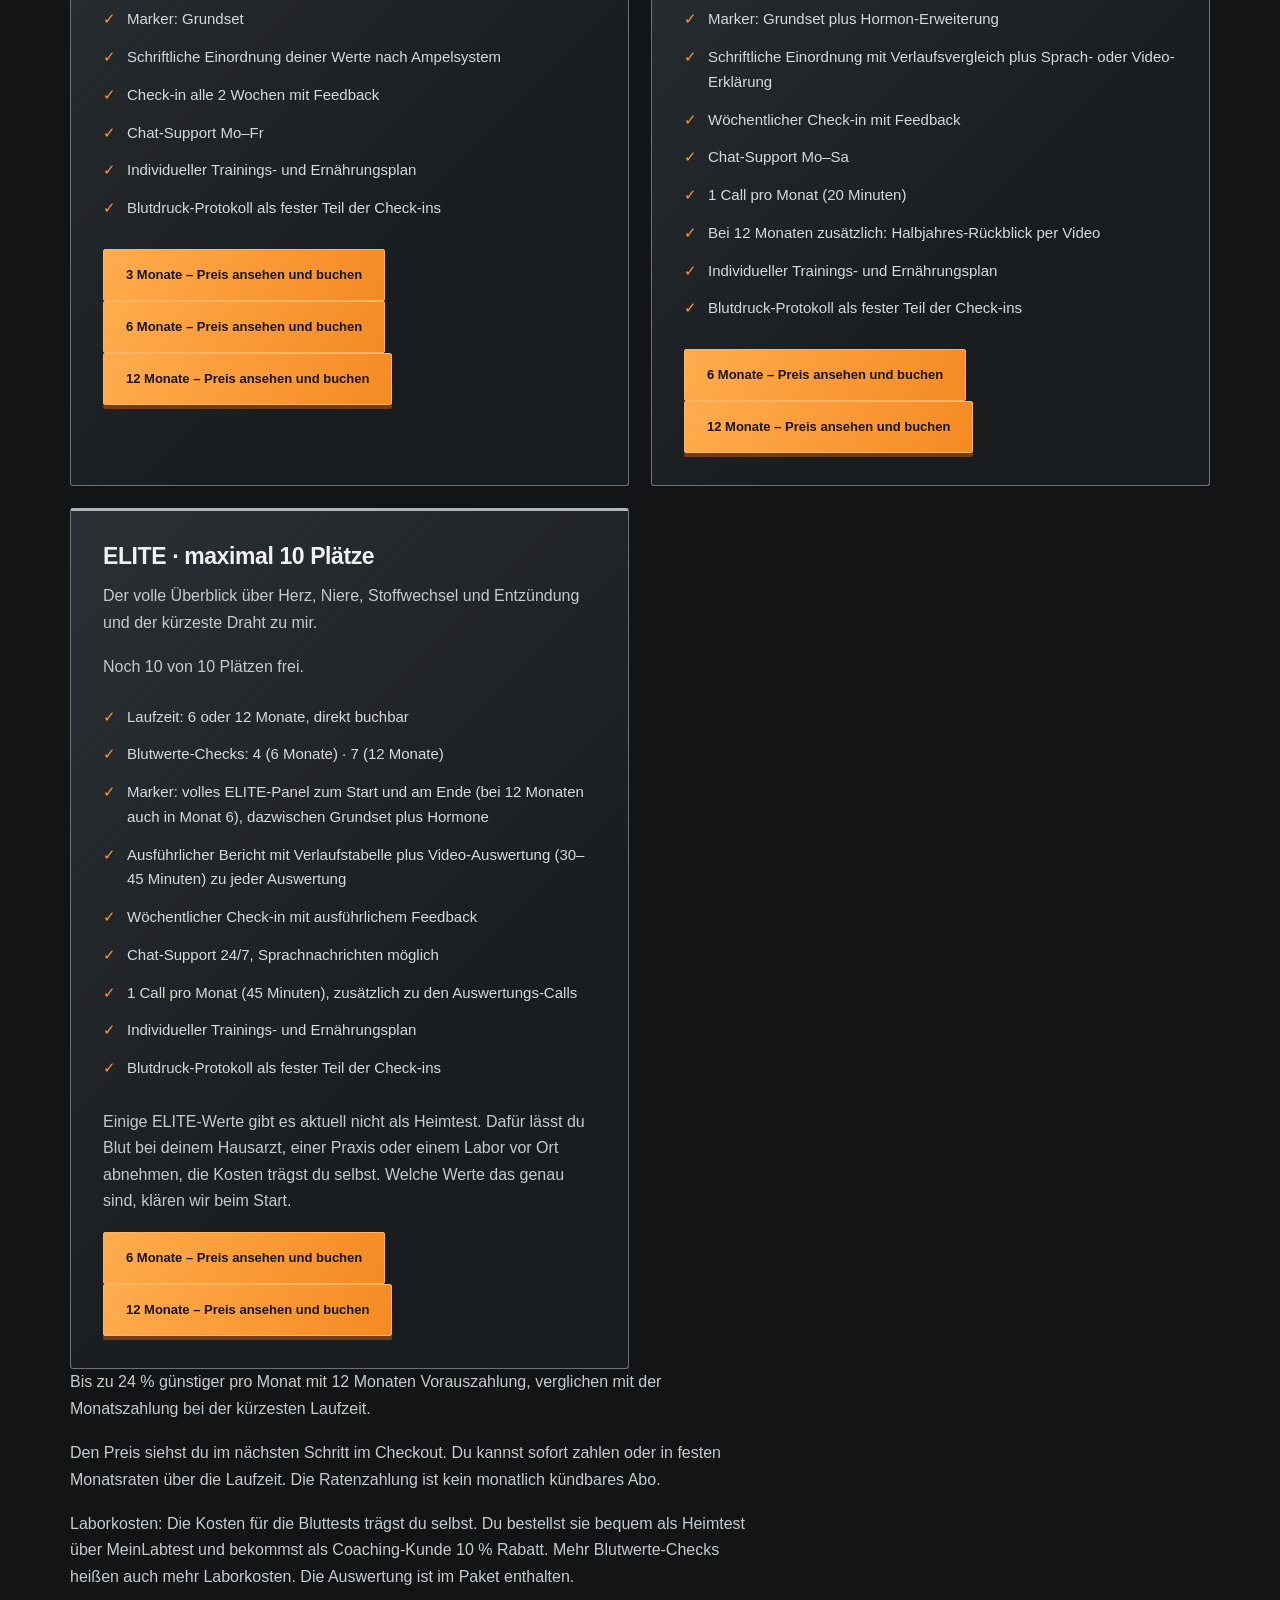
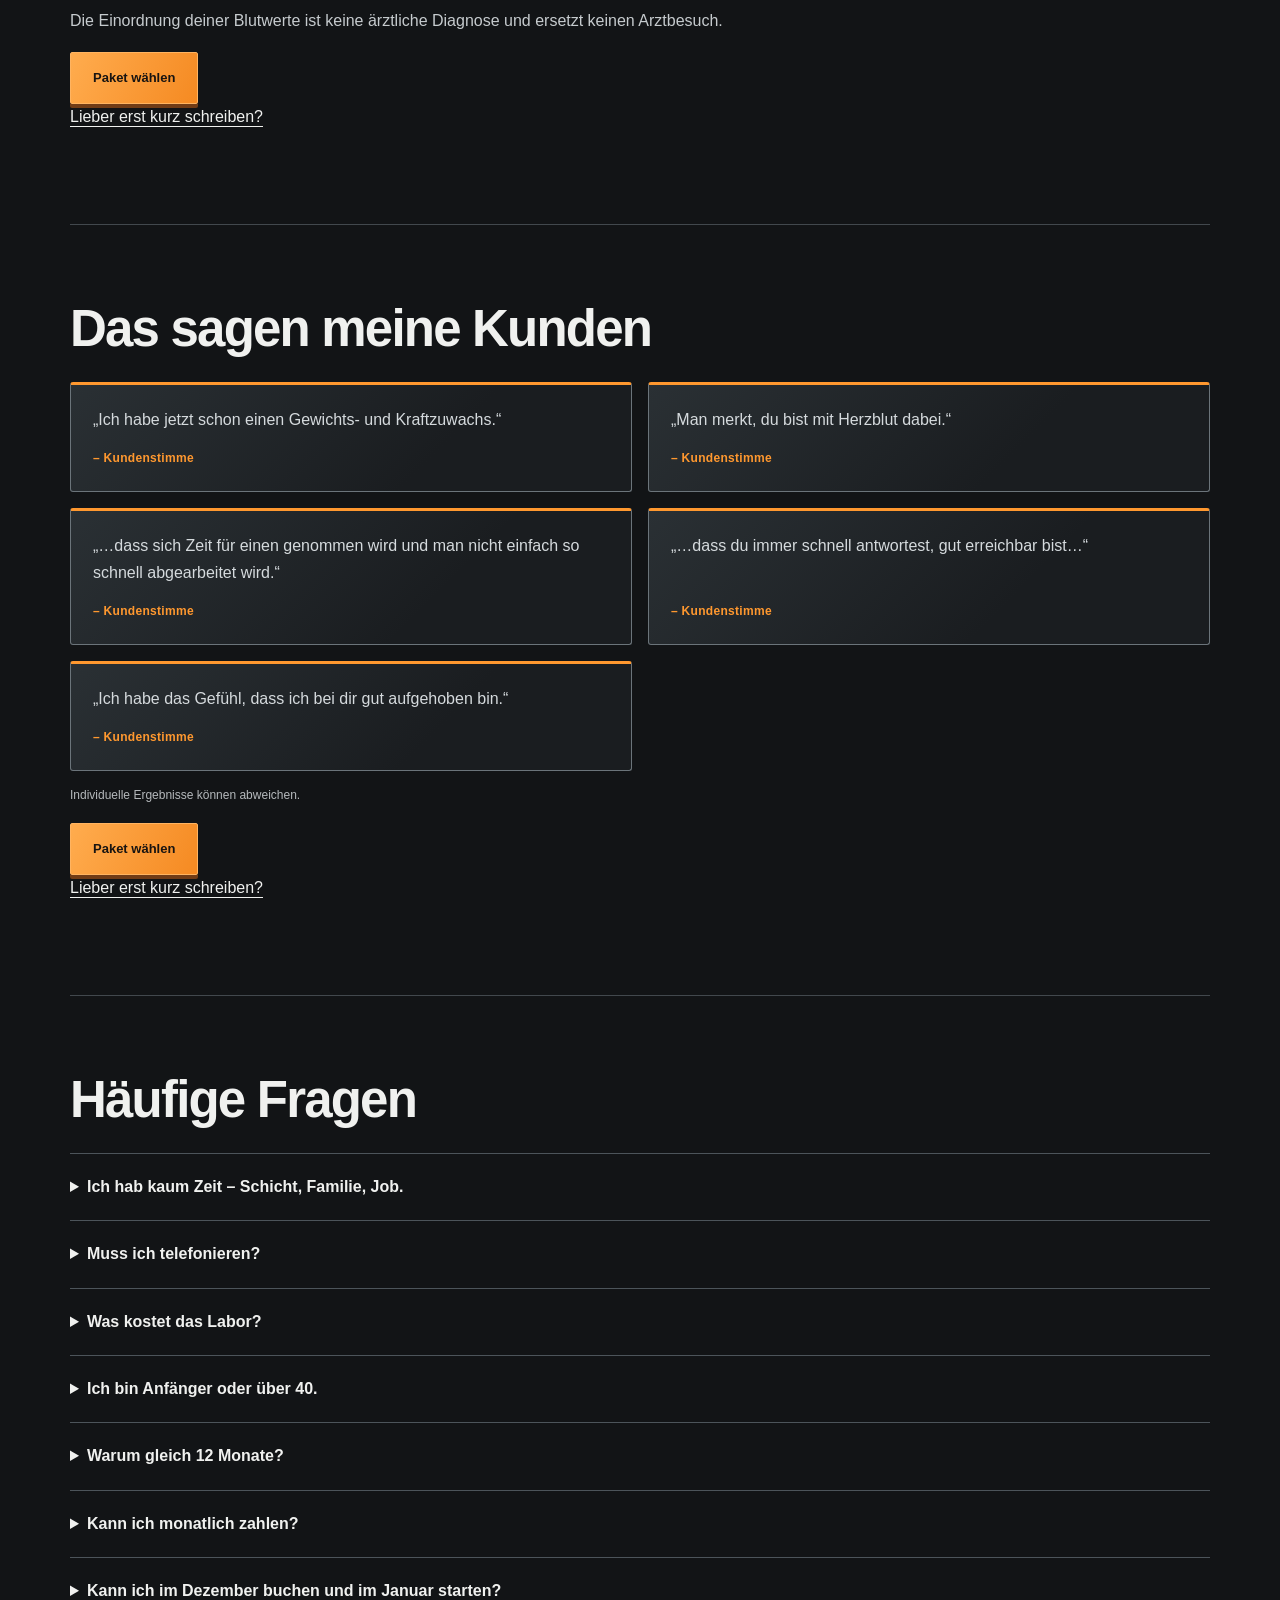
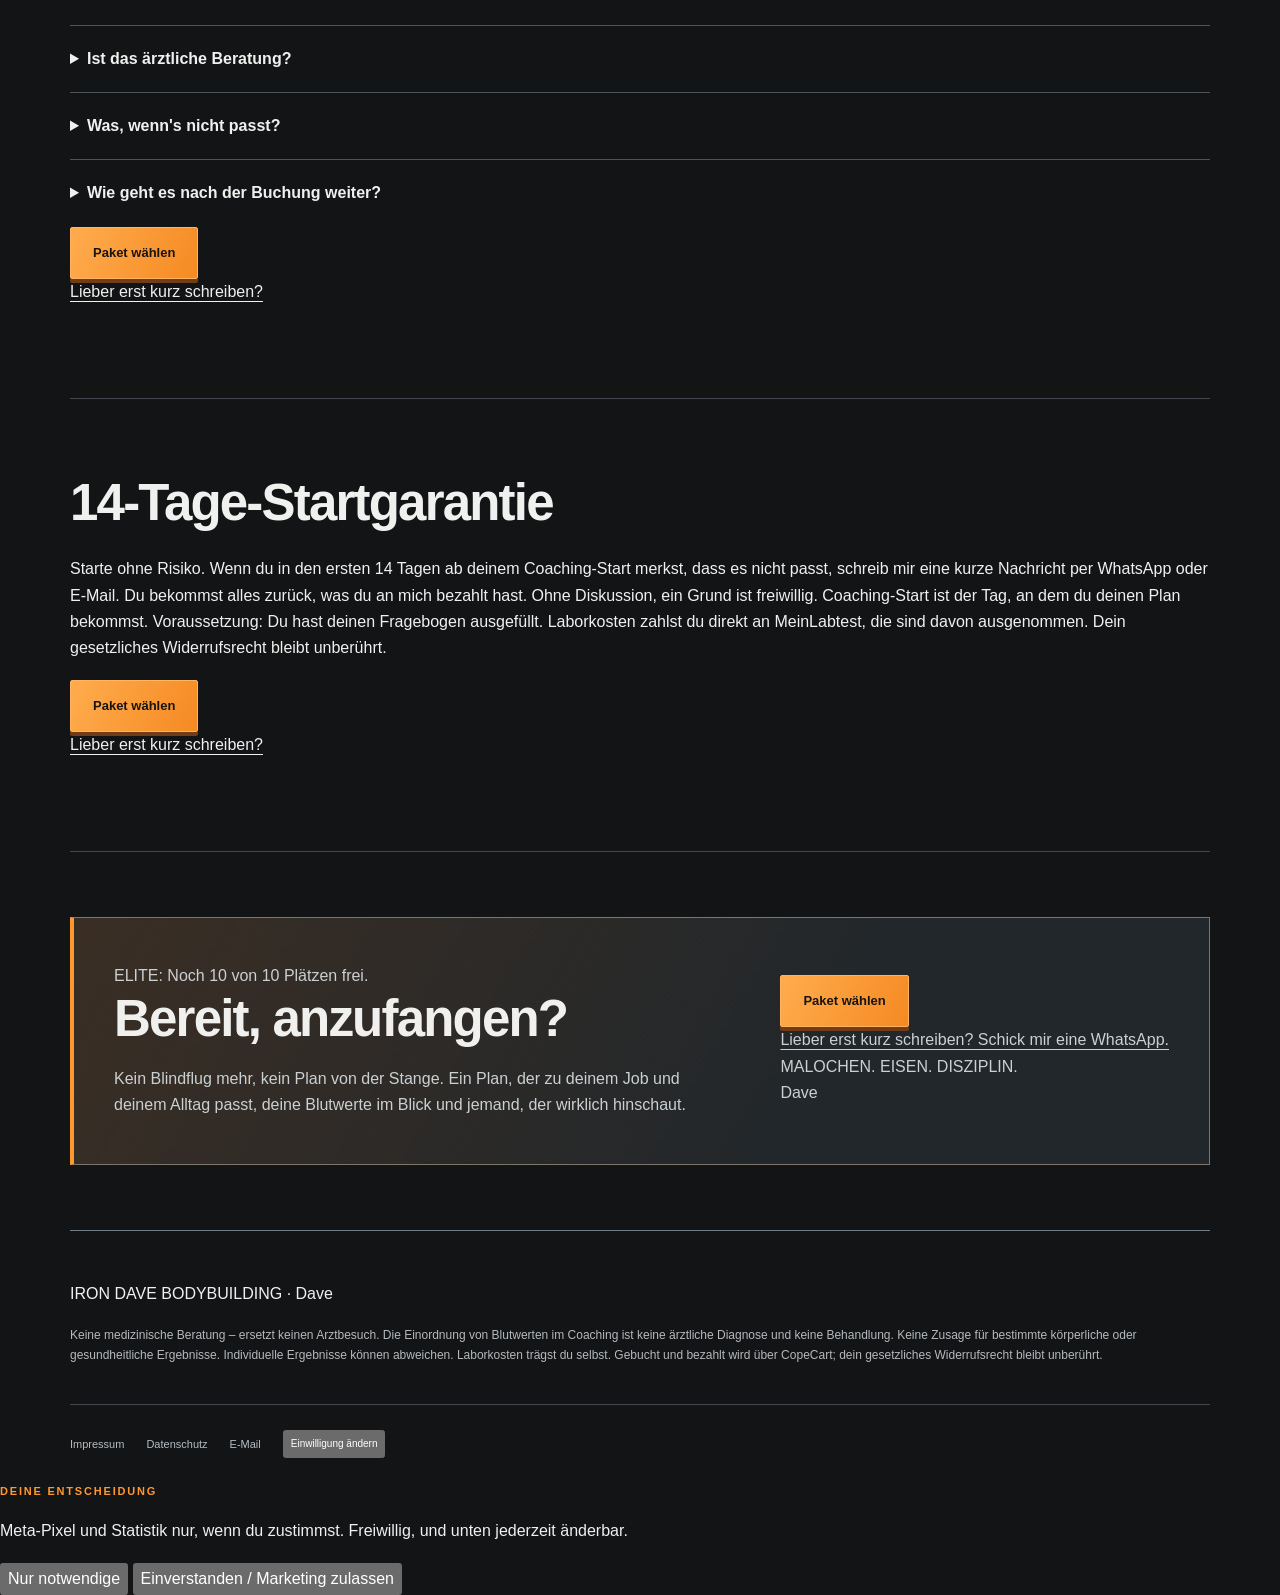
<file: start.html>
<!doctype html>
<html lang="de">
<head>
<meta charset="utf-8">
<meta name="viewport" content="width=device-width, initial-scale=1">
<meta name="theme-color" content="#121416">
<meta name="robots" content="noindex, nofollow">
<title>Dein Plan neben Job und Alltag | IRON DAVE BODYBUILDING</title>
<meta name="description" content="Dave ist Vollzeit-Elektriker und baut dir einen Plan für Training und Ernährung, der in dein echtes Leben passt. Blutwerte in jedem Paket. Preis erst im Checkout.">
<link rel="canonical" href="https://www.irondavebodybuilding.de/start">
<meta property="og:type" content="website">
<meta property="og:locale" content="de_DE">
<meta property="og:site_name" content="IRON DAVE BODYBUILDING">
<meta property="og:title" content="Dein Plan neben Job und Alltag | IRON DAVE BODYBUILDING">
<meta property="og:description" content="Vollzeit-Elektriker, kein Fitness-Influencer. Training, Ernährung und Blutwerte, die in deinen Alltag passen.">
<meta property="og:url" content="https://www.irondavebodybuilding.de/start">
<meta property="og:image" content="https://www.irondavebodybuilding.de/assets/img/og-image.jpg">
<link rel="icon" href="favicon.ico" sizes="any">
<link rel="icon" href="assets/img/favicon-32.png" type="image/png" sizes="32x32">
<link rel="apple-touch-icon" href="assets/img/apple-touch-icon.png">
<link rel="stylesheet" href="assets/css/site.css">
<script>
document.documentElement.setAttribute('data-hook', new URLSearchParams(location.search).get('hook') === '2' ? '2' : '1');
</script>
</head>
<body class="funnel-page consent-open">
<div class="ny-banner" id="ny-banner" hidden>
<details>
<summary>Nicht irgendwann. Ab 04.01.</summary>
<p>Neujahrs-Bonus: Wer vom 14.12.2026 bis So 17.01.2027, 23:59 Uhr bucht, bekommt 10 % auf sein nächstes Coaching-Paket, wenn er verlängert. Einlösbar für eine Verlängerung, die du zwischen 4 Wochen vor und 14 Tagen nach dem Ende deiner Laufzeit buchst. Einmalig, nicht übertragbar, nicht auszahlbar, nicht mit anderen Rabatten kombinierbar. Entfällt bei Widerruf oder Erstattung über die Startgarantie.</p>
</details>
</div>
<a class="skip" href="#inhalt">Zum Inhalt</a>
<header class="site-header funnel-header">
<div class="header-inner">
<a class="brand" href="#inhalt" aria-label="IRON DAVE BODYBUILDING">
<img src="assets/img/logo-128.webp" width="64" height="64" alt="Logo IRON DAVE BODYBUILDING">
<span>IRON DAVE BODYBUILDING<small>MALOCHEN. EISEN. DISZIPLIN.</small></span>
</a>
</div>
</header>
<div class="wrap">
<main id="inhalt">

<section class="hero funnel-hero" aria-labelledby="hook-title">
<figure class="hero-photo hero-portrait">
<img src="assets/img/dave-coaching-portrait.webp" width="800" height="800" alt="Dave, Coach bei IRON DAVE BODYBUILDING" fetchpriority="high" decoding="async">
</figure>
<div class="hero-introline">
<h1 class="hook-1" id="hook-title">Mit 18 wog ich 52 Kilo. Heute steh ich um 03:30 im Gym – und geh danach malochen.</h1>
<h1 class="hook-2">‚Keine Zeit‘? Mein Wecker klingelt, bevor du dich umdrehst.</h1>
</div>
<div class="hero-copy">
<p class="intro hook-1">Ich bin Vollzeit-Elektriker, kein Fitness-Influencer. Ich bau dir einen Plan, der in dein echtes Leben passt – und schau dabei auf deine Blutwerte statt auf Glück.</p>
<p class="intro hook-2">03:30 Gym, danach Vollzeit auf der Baustelle. Ich zeig dir, wie Training und Ernährung in einen Arbeitsalltag passen, der nicht wartet.</p>
<div class="funnel-next">
<a class="cta" href="#pakete">Paket wählen</a>
<p class="funnel-planb"><a data-contact="whatsapp" href="https://wa.me/4915204467918?text=Hey%20Dave%2C%20ich%20war%20gerade%20auf%20deiner%20Seite%20und%20hab%20vor%20dem%20Buchen%20noch%20eine%20Frage%3A%20" target="_blank" rel="noopener noreferrer">Lieber erst kurz schreiben?</a></p>
</div>
</div>
</section>

<section class="section" id="geschichte" aria-labelledby="geschichte-title">
<p class="eyebrow">Meine Geschichte</p>
<h2 id="geschichte-title">Mit 14 schon die Pose – und der dünnste Junge im Raum.</h2>
<figure class="story-kind">
<picture>
<source srcset="assets/img/start-kind-14.webp" type="image/webp">
<img src="assets/img/start-kind-14.jpg" width="1400" height="958" alt="Mit 14" loading="lazy" decoding="async">
</picture>
<figcaption>Mit 14</figcaption>
</figure>
<div class="prose">
<p>Mit 18 stand ich mit 52 Kilo das erste Mal im Gym. Dünn. Schmal. Der, dem man eher die Hantel abgenommen hätte.</p>
<p>Mein Weg war keine gerade Linie: 52. 83. 67. 85. 75 Kilo. Fortschritte, Rückschläge, Neuanfänge.</p>
<p>Heute stehe ich um 03:30 im Gym und gehe danach Vollzeit als Elektriker arbeiten. Mein Ziel: Road to 90 kg. Der Weg ist noch lange nicht vorbei.</p>
<p>Nicht, weil ich perfekt bin. Sondern weil ich weiß, wo ich herkomme. Genau deshalb weiß ich auch, wie schwer es ist, Training und Ernährung neben Job und Familie durchzuziehen.</p>
</div>
<div class="journey" aria-label="Fotos aus meinem Weg">
<div class="journey-grid" tabindex="0" role="region" aria-label="Fotos aus meinem Weg">
<figure><picture><source srcset="assets/img/mein-weg-1.webp" type="image/webp"><img src="assets/img/mein-weg-1.jpg" width="591" height="1280" alt="Foto aus meinem Weg" loading="lazy"></picture></figure>
<figure><picture><source srcset="assets/img/mein-weg-2.webp" type="image/webp"><img src="assets/img/mein-weg-2.jpg" width="591" height="1280" alt="Weiteres Foto aus meinem Weg" loading="lazy"></picture></figure>
<figure><picture><source srcset="assets/img/mein-weg-3.webp" type="image/webp"><img src="assets/img/mein-weg-3.jpg" width="960" height="1280" alt="Weiteres Foto aus meinem Weg" loading="lazy"></picture></figure>
<figure><picture><source srcset="assets/img/mein-weg-4.webp" type="image/webp"><img src="assets/img/mein-weg-4.jpg" width="592" height="1280" alt="Weiteres Foto aus meinem Weg" loading="lazy"></picture></figure>
<figure><picture><source srcset="assets/img/mein-weg-5.webp" type="image/webp"><img src="assets/img/mein-weg-5.jpg" width="960" height="1280" alt="Weiteres Foto aus meinem Weg" loading="lazy"></picture></figure>
</div>
</div>
<figure class="story-now">
<picture>
<source srcset="assets/img/start-aktuell.webp" type="image/webp">
<img src="assets/img/start-aktuell.jpg" width="1100" height="1467" alt="Foto von mir heute" loading="lazy" decoding="async">
</picture>
</figure>
<p>Die Fotos zeigen meinen eigenen Weg. Keine Zusage für bestimmte Ergebnisse.</p>
<div class="funnel-next">
<a class="cta" href="#pakete">Paket wählen</a>
<p class="funnel-planb"><a data-contact="whatsapp" href="https://wa.me/4915204467918?text=Hey%20Dave%2C%20ich%20war%20gerade%20auf%20deiner%20Seite%20und%20hab%20vor%20dem%20Buchen%20noch%20eine%20Frage%3A%20" target="_blank" rel="noopener noreferrer">Lieber erst kurz schreiben?</a></p>
</div>
</section>

<section class="section" id="problem" aria-labelledby="problem-title">
<h2 id="problem-title">Kommt dir das bekannt vor?</h2>
<div class="prose">
<p>Du arbeitest Vollzeit, vielleicht im Schichtdienst. Dazu Familie, Haushalt, Termine. Für Training bleibt wenig Zeit, und für Ernährung oft nur das, was gerade da ist.</p>
<p>Pläne aus dem Netz sind für Leute geschrieben, die um 10 Uhr ausschlafen. Sie passen nicht zu deinem Alltag, und keiner schaut hin, ob es läuft.</p>
<p>Und dann trainierst du im Blindflug: Du weißt nicht, was dein Training und deine Ernährung mit deinem Körper machen, weil du deine Werte nicht kennst.</p>
<p>Das muss nicht so bleiben.</p>
</div>
<div class="funnel-next">
<a class="cta" href="#pakete">Paket wählen</a>
<p class="funnel-planb"><a data-contact="whatsapp" href="https://wa.me/4915204467918?text=Hey%20Dave%2C%20ich%20war%20gerade%20auf%20deiner%20Seite%20und%20hab%20vor%20dem%20Buchen%20noch%20eine%20Frage%3A%20" target="_blank" rel="noopener noreferrer">Lieber erst kurz schreiben?</a></p>
</div>
</section>

<section class="section" id="methode" aria-labelledby="methode-title">
<h2 id="methode-title">So arbeiten wir: vier Säulen</h2>
<div class="pillars">
<article class="pillar">
<h3>1. Training</h3>
<p>Ein Plan, der zu deinen Arbeitszeiten, deinen Trainingstagen und deinem Equipment passt. Dein Plan darf anders aussehen als meiner.</p>
</article>
<article class="pillar">
<h3>2. Ernährung</h3>
<p>Ernährung, die du im echten Alltag durchziehst: auf der Arbeit, mit Familie, mit dem, was du gern isst.</p>
</article>
<article class="pillar">
<h3>3. Blutwerte</h3>
<p>In jedem Paket sind Blutwerte-Checks dabei. Du machst den Test bequem als Heimtest über MeinLabtest, als Coaching-Kunde mit 10 % Rabatt. Ich ordne deine Werte ein, damit wir sehen, was dein Training mit deinem Körper macht. Die Einordnung ist keine ärztliche Diagnose. Bei auffälligen Werten schicke ich dich immer zum Arzt.</p>
</article>
<article class="pillar">
<h3>4. Check-ins und WhatsApp-Draht</h3>
<p>Regelmäßige Check-ins mit Feedback, ein Blutdruck-Protokoll als fester Teil davon und ein direkter Draht zu mir per WhatsApp, im Chat oder per Sprachnachricht.</p>
</article>
</div>
<div class="funnel-next">
<a class="cta" href="#pakete">Paket wählen</a>
<p class="funnel-planb"><a data-contact="whatsapp" href="https://wa.me/4915204467918?text=Hey%20Dave%2C%20ich%20war%20gerade%20auf%20deiner%20Seite%20und%20hab%20vor%20dem%20Buchen%20noch%20eine%20Frage%3A%20" target="_blank" rel="noopener noreferrer">Lieber erst kurz schreiben?</a></p>
</div>
</section>

<section class="section" id="pakete" aria-labelledby="pakete-title">
<h2 id="pakete-title">Wähle dein Paket</h2>
<p class="section-lead">Alle Pakete: persönliche 1:1-Betreuung, individueller Trainings- und Ernährungsplan passend zu Job, Familie und Alltag, Blutwerte-Checks und Blutdruck-Protokoll. Feste Laufzeit, bezahlt wird sofort oder in Monatsraten.</p>
<div class="plans funnel-plans">
<article class="plan" id="paket-basis">
<h3>BASIS</h3>
<p>Dein Einstieg: Training, Ernährung und deine Blutwerte im Blick, mit einem Plan, der zu Job, Familie und Alltag passt.</p>
<ul class="benefits">
<li>Laufzeit: 3, 6 oder 12 Monate</li>
<li>Blutwerte-Checks: 2 (3 Monate) · 3 (6 Monate) · 5 (12 Monate)</li>
<li>Marker: Grundset</li>
<li>Schriftliche Einordnung deiner Werte nach Ampelsystem</li>
<li>Check-in alle 2 Wochen mit Feedback</li>
<li>Chat-Support Mo–Fr</li>
<li>Individueller Trainings- und Ernährungsplan</li>
<li>Blutdruck-Protokoll als fester Teil der Check-ins</li>
</ul>
<div class="durations">
<a class="cta" id="copecart-basis-3" href="#copecart-basis-3" data-checkout="basis-3" data-package="BASIS" data-months="3">3 Monate – Preis ansehen und buchen</a>
<a class="cta" id="copecart-basis-6" href="#copecart-basis-6" data-checkout="basis-6" data-package="BASIS" data-months="6">6 Monate – Preis ansehen und buchen</a>
<a class="cta" id="copecart-basis-12" href="#copecart-basis-12" data-checkout="basis-12" data-package="BASIS" data-months="12">12 Monate – Preis ansehen und buchen</a>
</div>
</article>
<article class="plan featured" id="paket-plus">
<h3>PLUS · Meine Empfehlung</h3>
<p>Wir behalten deinen Verlauf im Blick, mit wöchentlichem Check-in, erweiterten Hormonwerten und engem Draht zu mir.</p>
<ul class="benefits">
<li>Laufzeit: 6 oder 12 Monate</li>
<li>Blutwerte-Checks: 3 (6 Monate) · 5 (12 Monate)</li>
<li>Marker: Grundset plus Hormon-Erweiterung</li>
<li>Schriftliche Einordnung mit Verlaufsvergleich plus Sprach- oder Video-Erklärung</li>
<li>Wöchentlicher Check-in mit Feedback</li>
<li>Chat-Support Mo–Sa</li>
<li>1 Call pro Monat (20 Minuten)</li>
<li>Bei 12 Monaten zusätzlich: Halbjahres-Rückblick per Video</li>
<li>Individueller Trainings- und Ernährungsplan</li>
<li>Blutdruck-Protokoll als fester Teil der Check-ins</li>
</ul>
<div class="durations">
<a class="cta" id="copecart-plus-6" href="#copecart-plus-6" data-checkout="plus-6" data-package="PLUS" data-months="6">6 Monate – Preis ansehen und buchen</a>
<a class="cta" id="copecart-plus-12" href="#copecart-plus-12" data-checkout="plus-12" data-package="PLUS" data-months="12">12 Monate – Preis ansehen und buchen</a>
</div>
</article>
<article class="plan" id="paket-elite">
<h3>ELITE · maximal 10 Plätze</h3>
<p>Der volle Überblick über Herz, Niere, Stoffwechsel und Entzündung und der kürzeste Draht zu mir.</p>
<p class="seat-count" id="elite-seats-card">Noch 10 von 10 Plätzen frei.</p>
<ul class="benefits">
<li>Laufzeit: 6 oder 12 Monate, direkt buchbar</li>
<li>Blutwerte-Checks: 4 (6 Monate) · 7 (12 Monate)</li>
<li>Marker: volles ELITE-Panel zum Start und am Ende (bei 12 Monaten auch in Monat 6), dazwischen Grundset plus Hormone</li>
<li>Ausführlicher Bericht mit Verlaufstabelle plus Video-Auswertung (30–45 Minuten) zu jeder Auswertung</li>
<li>Wöchentlicher Check-in mit ausführlichem Feedback</li>
<li>Chat-Support 24/7, Sprachnachrichten möglich</li>
<li>1 Call pro Monat (45 Minuten), zusätzlich zu den Auswertungs-Calls</li>
<li>Individueller Trainings- und Ernährungsplan</li>
<li>Blutdruck-Protokoll als fester Teil der Check-ins</li>
</ul>
<p>Einige ELITE-Werte gibt es aktuell nicht als Heimtest. Dafür lässt du Blut bei deinem Hausarzt, einer Praxis oder einem Labor vor Ort abnehmen, die Kosten trägst du selbst. Welche Werte das genau sind, klären wir beim Start.</p>
<p class="elite-soldout" id="elite-soldout" hidden><a data-contact="whatsapp" href="https://wa.me/4915204467918?text=Hey%20Dave%2C%20ich%20war%20gerade%20auf%20deiner%20Seite%20und%20hab%20vor%20dem%20Buchen%20noch%20eine%20Frage%3A%20" target="_blank" rel="noopener noreferrer">Aktuell ausgebucht – schreib mir per WhatsApp</a></p>
<div class="durations" id="elite-buttons">
<a class="cta" id="copecart-elite-6" href="#copecart-elite-6" data-checkout="elite-6" data-package="ELITE" data-months="6">6 Monate – Preis ansehen und buchen</a>
<a class="cta" id="copecart-elite-12" href="#copecart-elite-12" data-checkout="elite-12" data-package="ELITE" data-months="12">12 Monate – Preis ansehen und buchen</a>
</div>
</article>
</div>
<div class="prose lab-note">
<p class="save-line">Bis zu 24 % günstiger pro Monat mit 12 Monaten Vorauszahlung, verglichen mit der Monatszahlung bei der kürzesten Laufzeit.</p>
<p>Den Preis siehst du im nächsten Schritt im Checkout. Du kannst sofort zahlen oder in festen Monatsraten über die Laufzeit. Die Ratenzahlung ist kein monatlich kündbares Abo.</p>
<p>Laborkosten: Die Kosten für die Bluttests trägst du selbst. Du bestellst sie bequem als Heimtest über MeinLabtest und bekommst als Coaching-Kunde 10 % Rabatt. Mehr Blutwerte-Checks heißen auch mehr Laborkosten. Die Auswertung ist im Paket enthalten.</p>
<p>Die Einordnung deiner Blutwerte ist keine ärztliche Diagnose und ersetzt keinen Arztbesuch.</p>
</div>
<div class="funnel-next">
<a class="cta" href="#pakete">Paket wählen</a>
<p class="funnel-planb"><a data-contact="whatsapp" href="https://wa.me/4915204467918?text=Hey%20Dave%2C%20ich%20war%20gerade%20auf%20deiner%20Seite%20und%20hab%20vor%20dem%20Buchen%20noch%20eine%20Frage%3A%20" target="_blank" rel="noopener noreferrer">Lieber erst kurz schreiben?</a></p>
</div>
</section>

<section class="section" id="stimmen" aria-labelledby="stimmen-title">
<div class="voices">
<h2 id="stimmen-title">Das sagen meine Kunden</h2>
<div class="voice-grid funnel-voices">
<blockquote class="voice"><p>„Ich habe jetzt schon einen Gewichts- und Kraftzuwachs.“</p><footer>– Kundenstimme</footer></blockquote>
<blockquote class="voice"><p>„Man merkt, du bist mit Herzblut dabei.“</p><footer>– Kundenstimme</footer></blockquote>
<blockquote class="voice"><p>„…dass sich Zeit für einen genommen wird und man nicht einfach so schnell abgearbeitet wird.“</p><footer>– Kundenstimme</footer></blockquote>
<blockquote class="voice"><p>„…dass du immer schnell antwortest, gut erreichbar bist…“</p><footer>– Kundenstimme</footer></blockquote>
<blockquote class="voice"><p>„Ich habe das Gefühl, dass ich bei dir gut aufgehoben bin.“</p><footer>– Kundenstimme</footer></blockquote>
</div>
<p class="micro">Individuelle Ergebnisse können abweichen.</p>
</div>
<div class="funnel-next">
<a class="cta" href="#pakete">Paket wählen</a>
<p class="funnel-planb"><a data-contact="whatsapp" href="https://wa.me/4915204467918?text=Hey%20Dave%2C%20ich%20war%20gerade%20auf%20deiner%20Seite%20und%20hab%20vor%20dem%20Buchen%20noch%20eine%20Frage%3A%20" target="_blank" rel="noopener noreferrer">Lieber erst kurz schreiben?</a></p>
</div>
</section>

<section class="section faq" id="faq" aria-labelledby="faq-title">
<h2 id="faq-title">Häufige Fragen</h2>
<details>
<summary>Ich hab kaum Zeit – Schicht, Familie, Job.</summary>
<p>Genau dafür ist das Coaching da. Dein Plan richtet sich nach deinen Arbeitszeiten, deinen freien Tagen und deinem Alltag, nicht umgekehrt. Dein Plan darf anders aussehen als meiner.</p>
</details>
<details>
<summary>Muss ich telefonieren?</summary>
<p>Nein. Alles läuft per WhatsApp, im Chat oder per Sprachnachricht. Feste Calls gibt es nur als Leistung in PLUS und ELITE.</p>
</details>
<details>
<summary>Was kostet das Labor?</summary>
<p>Die Laborkosten trägst du selbst. Du bestellst den Bluttest als Heimtest über MeinLabtest und bekommst als Coaching-Kunde 10 % Rabatt. Die Auswertung ist in deinem Paket enthalten.</p>
</details>
<details>
<summary>Ich bin Anfänger oder über 40.</summary>
<p>Einsteiger und Wiedereinsteiger sind willkommen. Der Plan richtet sich nach deinem Stand, nicht nach meinem.</p>
</details>
<details>
<summary>Warum gleich 12 Monate?</summary>
<p>Ein Jahr gibt dir Zeit für echte Veränderung, und du hast mehr Blutwerte-Checks, um deinen Verlauf zu sehen. Bis zu 24 % günstiger pro Monat mit 12 Monaten Vorauszahlung, verglichen mit der Monatszahlung bei der kürzesten Laufzeit.</p>
</details>
<details>
<summary>Kann ich monatlich zahlen?</summary>
<p>Ja. Du kannst in festen Monatsraten über die gesamte Laufzeit zahlen. Das ist kein monatlich kündbares Abo. Mit dem Sofortkauf zahlst du insgesamt weniger.</p>
</details>
<details>
<summary>Kann ich im Dezember buchen und im Januar starten?</summary>
<p>Ja. Deinen Startmontag stimmen wir nach der Buchung gemeinsam ab, zum Beispiel ab Montag, 04.01.2027.</p>
</details>
<details>
<summary>Ist das ärztliche Beratung?</summary>
<p>Nein. Das Coaching ist keine medizinische Beratung und ersetzt keinen Arztbesuch. Die Einordnung deiner Blutwerte ist keine ärztliche Diagnose. Bei auffälligen Werten schicke ich dich immer zum Arzt.</p>
</details>
<details>
<summary>Was, wenn's nicht passt?</summary>
<p>Dann greift meine 14-Tage-Startgarantie: Schreib mir innerhalb von 14 Tagen ab deinem Coaching-Start eine kurze Nachricht, und du bekommst alles zurück, was du an mich bezahlt hast. Ohne Diskussion. Nur die Laborkosten bei MeinLabtest zahlst du direkt dort, die sind ausgenommen. Die genauen Bedingungen stehen weiter unten.</p>
</details>
<details>
<summary>Wie geht es nach der Buchung weiter?</summary>
<p>Du bekommst sofort eine E-Mail mit allen Links. Du füllst deinen Fragebogen aus und gibst mir kurz per WhatsApp Bescheid. Ich melde mich zeitnah persönlich bei dir, und wir legen deinen Startmontag fest. Deinen Plan bekommst du, sobald dein Fragebogen vollständig ist.</p>
</details>
<details id="faq-neujahr" hidden>
<summary>Was ist der Neujahrs-Bonus?</summary>
<p>Wer vom 14.12.2026 bis So 17.01.2027, 23:59 Uhr bucht, bekommt 10 % auf sein nächstes Coaching-Paket, wenn er verlängert. Einlösbar zwischen 4 Wochen vor und 14 Tagen nach dem Ende deiner Laufzeit, mit deinem persönlichen Code. Einmalig, nicht übertragbar, nicht auszahlbar, nicht mit anderen Rabatten kombinierbar. Entfällt bei Widerruf oder Erstattung über die Startgarantie.</p>
</details>
<div class="funnel-next">
<a class="cta" href="#pakete">Paket wählen</a>
<p class="funnel-planb"><a data-contact="whatsapp" href="https://wa.me/4915204467918?text=Hey%20Dave%2C%20ich%20war%20gerade%20auf%20deiner%20Seite%20und%20hab%20vor%20dem%20Buchen%20noch%20eine%20Frage%3A%20" target="_blank" rel="noopener noreferrer">Lieber erst kurz schreiben?</a></p>
</div>
</section>

<section class="section" id="garantie" aria-labelledby="garantie-title">
<div class="guarantee">
<h2 id="garantie-title">14-Tage-Startgarantie</h2>
<p>Starte ohne Risiko. Wenn du in den ersten 14 Tagen ab deinem Coaching-Start merkst, dass es nicht passt, schreib mir eine kurze Nachricht per WhatsApp oder E-Mail. Du bekommst alles zurück, was du an mich bezahlt hast. Ohne Diskussion, ein Grund ist freiwillig. Coaching-Start ist der Tag, an dem du deinen Plan bekommst. Voraussetzung: Du hast deinen Fragebogen ausgefüllt. Laborkosten zahlst du direkt an MeinLabtest, die sind davon ausgenommen. Dein gesetzliches Widerrufsrecht bleibt unberührt.</p>
</div>
<div class="funnel-next">
<a class="cta" href="#pakete">Paket wählen</a>
<p class="funnel-planb"><a data-contact="whatsapp" href="https://wa.me/4915204467918?text=Hey%20Dave%2C%20ich%20war%20gerade%20auf%20deiner%20Seite%20und%20hab%20vor%20dem%20Buchen%20noch%20eine%20Frage%3A%20" target="_blank" rel="noopener noreferrer">Lieber erst kurz schreiben?</a></p>
</div>
</section>

<section class="contact-band funnel-close" id="abschluss" aria-labelledby="abschluss-title">
<div>
<p class="seat-count" id="elite-seats">ELITE: Noch 10 von 10 Plätzen frei.</p>
<h2 id="abschluss-title">Bereit, anzufangen?</h2>
<p>Kein Blindflug mehr, kein Plan von der Stange. Ein Plan, der zu deinem Job und deinem Alltag passt, deine Blutwerte im Blick und jemand, der wirklich hinschaut.</p>
</div>
<div class="funnel-close-actions">
<a class="cta" href="#pakete">Paket wählen</a>
<p class="funnel-planb"><a data-contact="whatsapp" href="https://wa.me/4915204467918?text=Hey%20Dave%2C%20ich%20war%20gerade%20auf%20deiner%20Seite%20und%20hab%20vor%20dem%20Buchen%20noch%20eine%20Frage%3A%20" target="_blank" rel="noopener noreferrer">Lieber erst kurz schreiben? Schick mir eine WhatsApp.</a></p>
<p class="funnel-signoff">MALOCHEN. EISEN. DISZIPLIN.<br>Dave</p>
</div>
</section>

</main>
<footer class="site-footer funnel-footer">
<p>IRON DAVE BODYBUILDING · Dave</p>
<p class="micro">Keine medizinische Beratung – ersetzt keinen Arztbesuch. Die Einordnung von Blutwerten im Coaching ist keine ärztliche Diagnose und keine Behandlung. Keine Zusage für bestimmte körperliche oder gesundheitliche Ergebnisse. Individuelle Ergebnisse können abweichen. Laborkosten trägst du selbst. Gebucht und bezahlt wird über CopeCart; dein gesetzliches Widerrufsrecht bleibt unberührt.</p>
<div class="footer-bottom">
<nav aria-label="Rechtliche Informationen">
<a href="https://mein.online-impressum.de/iron-dave-bodybuilding/#impressum" target="_blank" rel="noopener noreferrer">Impressum</a>
<a href="datenschutz.html">Datenschutz</a>
<a href="mailto:iron.dave.bodybuilding@gmail.com">E-Mail</a>
<button type="button" id="consent-reopen">Einwilligung ändern</button>
</nav>
</div>
</footer>
</div>

<div class="consent" id="consent" role="dialog" aria-labelledby="consent-title">
<p class="eyebrow" id="consent-title">Deine Entscheidung</p>
<p>Meta-Pixel und Statistik nur, wenn du zustimmst. Freiwillig, und unten jederzeit änderbar.</p>
<div class="consent-actions">
<button type="button" id="consent-necessary">Nur notwendige</button>
<button type="button" id="consent-marketing">Einverstanden / Marketing zulassen</button>
</div>
</div>
<script src="assets/js/start-funnel.js" defer></script>
</body>
</html>
</file>
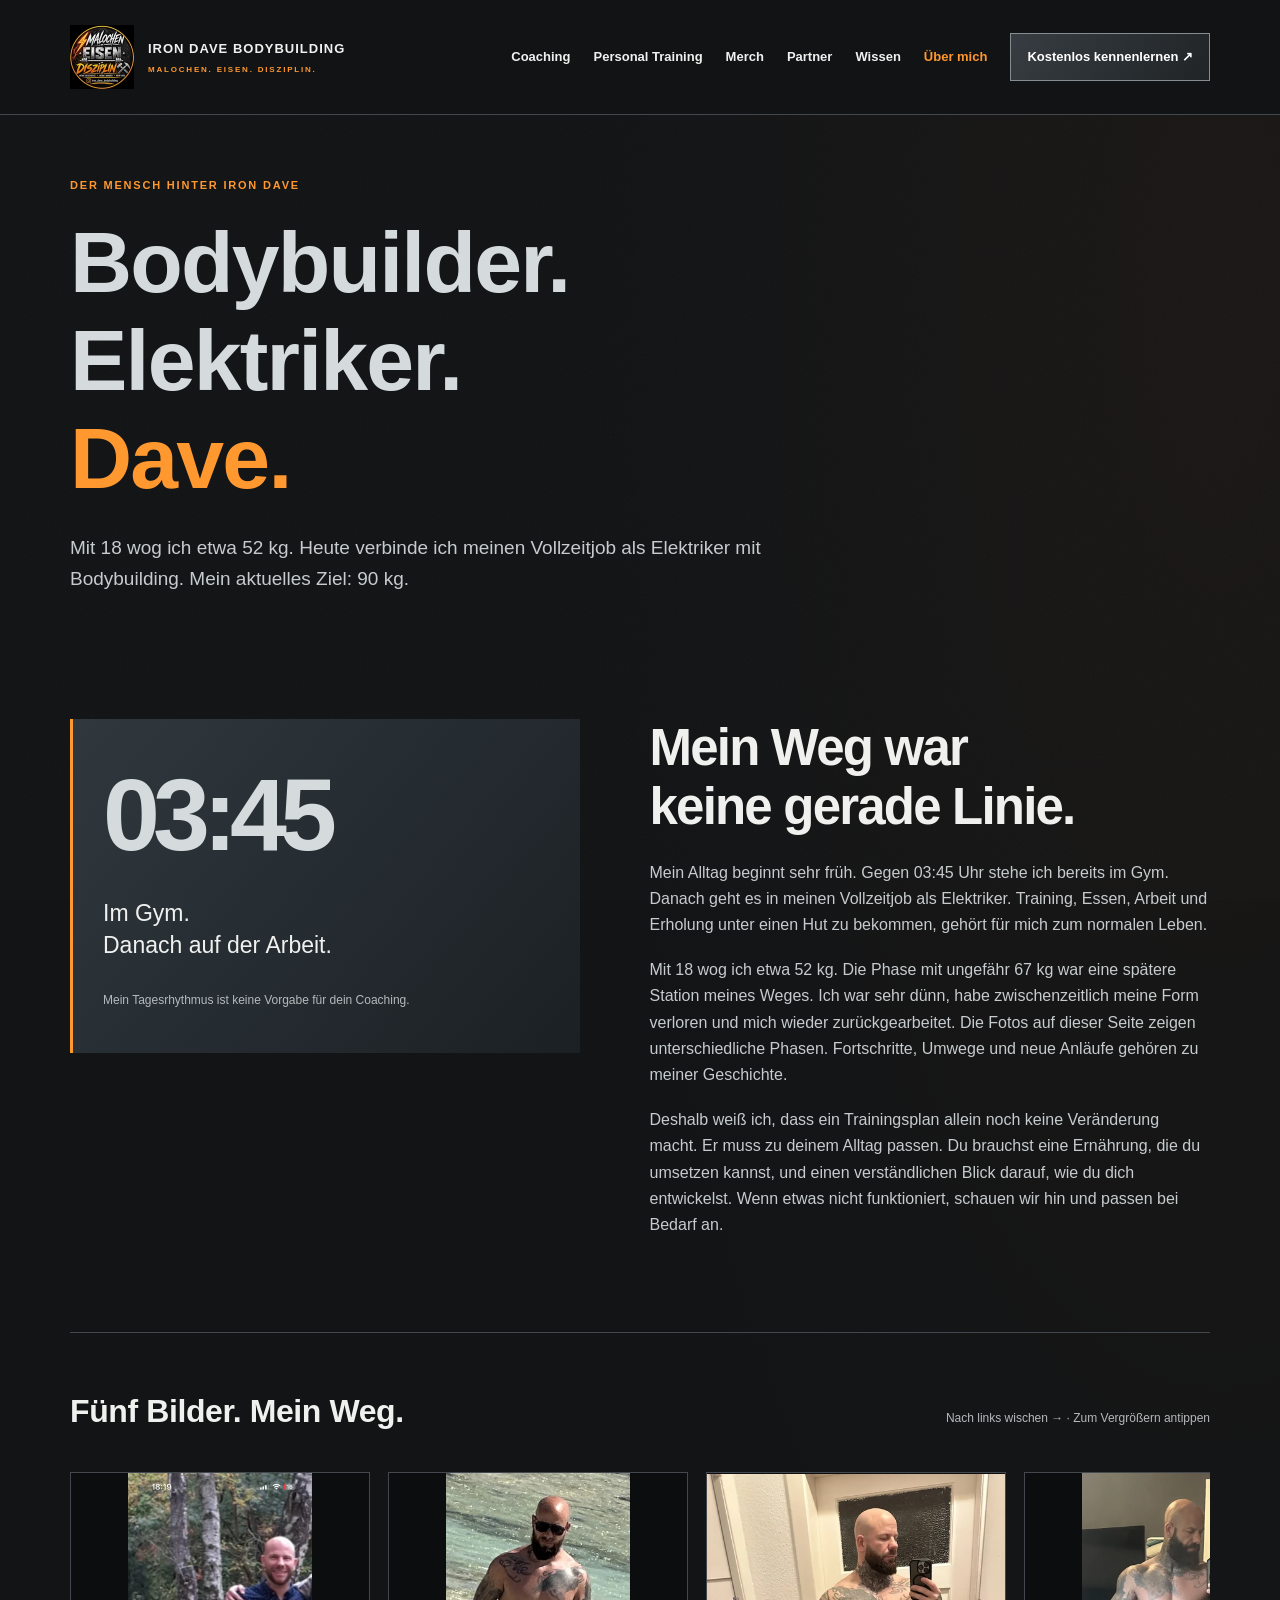
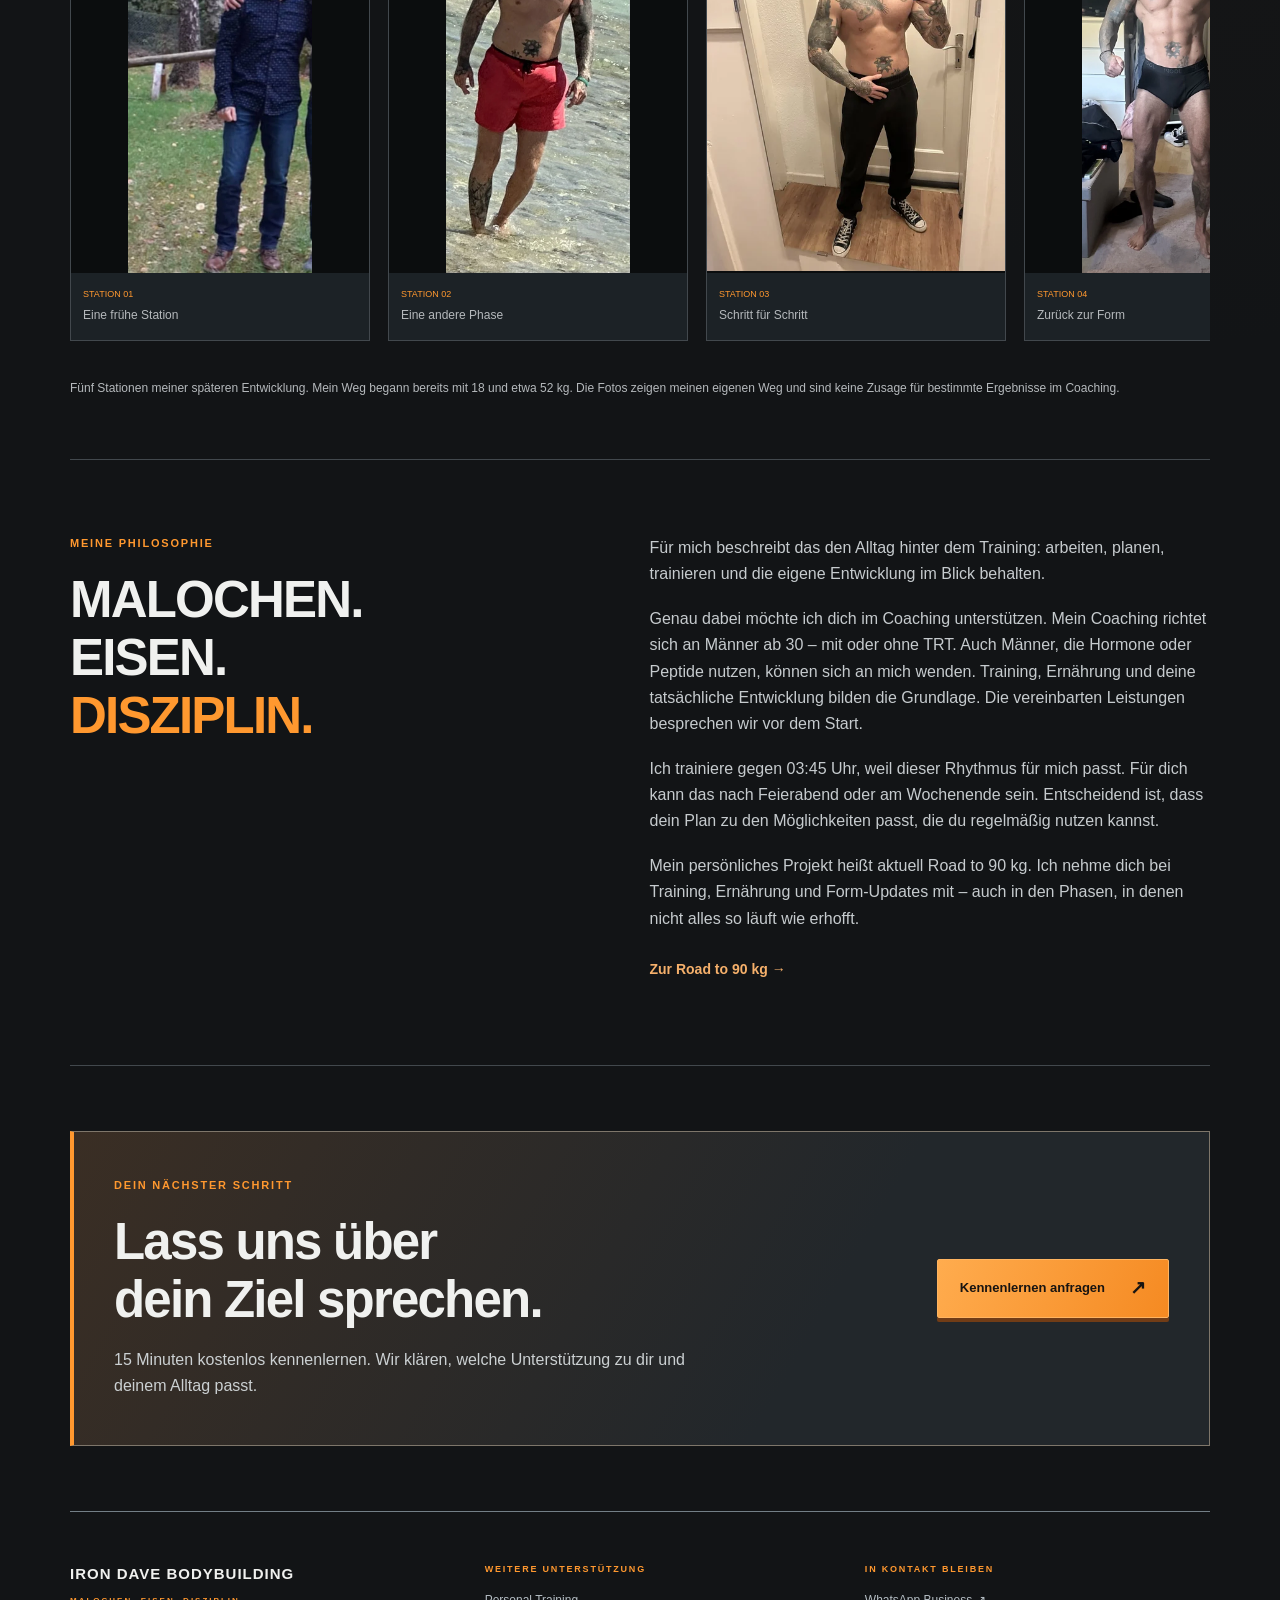
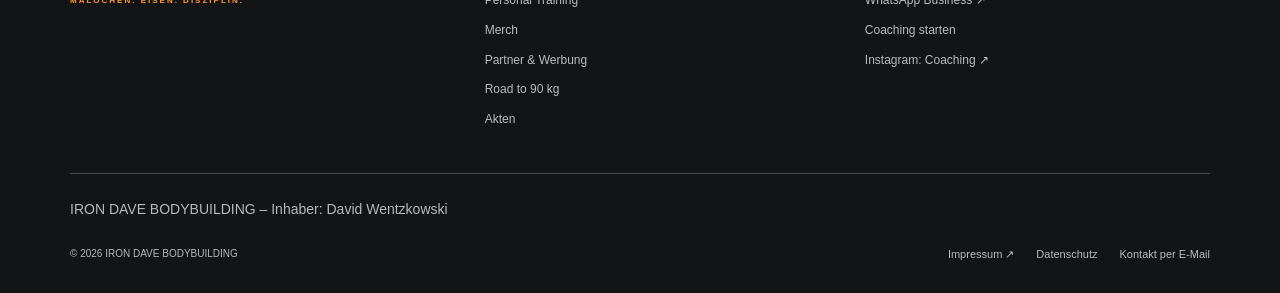
<file: ueber-mich.html>
<!doctype html>
<html lang="de"><head><meta charset="utf-8"><meta name="viewport" content="width=device-width, initial-scale=1"><meta name="theme-color" content="#121416"><title>Über Dave: Elektriker, Bodybuilder &amp; Coach | IRON DAVE</title><meta name="description" content="Mit 18 etwa 52 kg, heute auf dem Weg zu 90 kg: meine Geschichte, Training gegen 03:45 Uhr und Vollzeitjob als Elektriker. Lerne den Menschen hinter IRON DAVE kennen."><link rel="canonical" href="https://www.irondavebodybuilding.de/ueber-mich"><meta property="og:type" content="website"><meta property="og:locale" content="de_DE"><meta property="og:site_name" content="IRON DAVE BODYBUILDING"><meta property="og:title" content="Über Dave: Elektriker, Bodybuilder &amp; Coach | IRON DAVE"><meta property="og:description" content="Mit 18 etwa 52 kg, heute auf dem Weg zu 90 kg: meine Geschichte, Training gegen 03:45 Uhr und Vollzeitjob als Elektriker. Lerne den Menschen hinter IRON DAVE kennen."><meta property="og:url" content="https://www.irondavebodybuilding.de/ueber-mich"><meta property="og:image" content="https://www.irondavebodybuilding.de/assets/img/og-image.jpg"><meta property="og:image:width" content="1200"><meta property="og:image:height" content="630"><meta property="og:image:alt" content="IRON DAVE BODYBUILDING – Online-Coaching für Männer 30+"><meta name="twitter:card" content="summary_large_image"><link rel="icon" href="favicon.ico" sizes="any"><link rel="icon" href="assets/img/favicon-32.png" type="image/png" sizes="32x32"><link rel="apple-touch-icon" href="assets/img/apple-touch-icon.png"><link rel="manifest" href="site.webmanifest"><link rel="stylesheet" href="assets/css/site.css"><script src="assets/js/navigation.js" defer></script><script src="assets/js/black-week.js" defer></script></head><body><a class="skip" href="#inhalt">Zum Inhalt</a><div class="bw-banner" id="bw-banner" role="region" aria-label="Black Week"><p><strong>BLACK WEEK:</strong> 10 % auf alle Coaching-Pakete. <span class="bw-until">Nur bis 30.11.2026</span></p><a class="cta" href="coaching.html#black-week">Zu den Angeboten</a><button class="bw-close" type="button" aria-label="Hinweis schließen">×</button></div><header class="site-header"><div class="header-inner"><a class="brand" href="index.html" aria-label="IRON DAVE BODYBUILDING – Startseite"><img src="assets/img/logo-128.webp" width="64" height="64" alt="Original-Logo IRON DAVE BODYBUILDING"><span>IRON DAVE BODYBUILDING<small>MALOCHEN. EISEN. DISZIPLIN.</small></span></a><button class="menu-toggle" type="button" aria-expanded="false" aria-controls="main-navigation">Menü <span aria-hidden="true">☰</span></button><nav class="nav" id="main-navigation" aria-label="Hauptnavigation"><a href="coaching.html">Coaching</a><a href="angebote.html">Personal Training</a><a href="merch.html">Merch</a><a href="partner.html">Partner</a><a href="wissen.html">Wissen</a><a href="ueber-mich.html" aria-current="page">Über mich</a><a class="nav-contact" href="kontakt.html#termin">Kostenlos kennenlernen <span aria-hidden="true">↗</span></a></nav></div></header><div class="wrap"><main id="inhalt"><section class="page-intro"><p class="eyebrow">Der Mensch hinter IRON DAVE</p><h1>Bodybuilder.<br>Elektriker.<br><span>Dave.</span></h1><p class=lead>Mit 18 wog ich etwa 52 kg. Heute verbinde ich meinen Vollzeitjob als Elektriker mit Bodybuilding. Mein aktuelles Ziel: 90 kg.</p></section><section class="section split about-story"><div class="editorial-quote"><span>03:45</span><p>Im Gym.<br>Danach auf der Arbeit.</p><small>Mein Tagesrhythmus ist keine Vorgabe für dein Coaching.</small></div><div class="prose"><h2>Mein Weg war<br>keine gerade Linie.</h2><p>Mein Alltag beginnt sehr früh. Gegen 03:45 Uhr stehe ich bereits im Gym. Danach geht es in meinen Vollzeitjob als Elektriker. Training, Essen, Arbeit und Erholung unter einen Hut zu bekommen, gehört für mich zum normalen Leben.</p><p>Mit 18 wog ich etwa 52 kg. Die Phase mit ungefähr 67 kg war eine spätere Station meines Weges. Ich war sehr dünn, habe zwischenzeitlich meine Form verloren und mich wieder zurückgearbeitet. Die Fotos auf dieser Seite zeigen unterschiedliche Phasen. Fortschritte, Umwege und neue Anläufe gehören zu meiner Geschichte.</p><p>Deshalb weiß ich, dass ein Trainingsplan allein noch keine Veränderung macht. Er muss zu deinem Alltag passen. Du brauchst eine Ernährung, die du umsetzen kannst, und einen verständlichen Blick darauf, wie du dich entwickelst. Wenn etwas nicht funktioniert, schauen wir hin und passen bei Bedarf an.</p></div></section><section id="mein-weg" class="journey" aria-label="Mein Weg in fünf Originalbildern"><div class="journey-head"><h3>Fünf Bilder. Mein Weg.</h3><p>Nach links wischen → · Zum Vergrößern antippen</p></div><div class="journey-grid" tabindex="0" role="region" aria-label="Entwicklung: fünf Fotos, horizontal wischen oder Pfeiltasten nutzen"><figure><a href="assets/img/mein-weg-1.jpg" target="_blank" rel="noopener" aria-label="Bild 1 vergrößern: Dave in früheren Jahren im Freien"><img width="591" height="1280" srcset="assets/img/mein-weg-1-480.webp 295w, assets/img/mein-weg-1.webp 591w" sizes="(max-width: 650px) 85vw, 480px" src="assets/img/mein-weg-1.webp" alt="Dave in früheren Jahren im Freien" loading="lazy"></a><figcaption><span>STATION 01</span>Eine frühe Station</figcaption></figure><figure><a href="assets/img/mein-weg-2.jpg" target="_blank" rel="noopener" aria-label="Bild 2 vergrößern: Dave am Strand in einer späteren Phase"><img width="591" height="1280" srcset="assets/img/mein-weg-2-480.webp 295w, assets/img/mein-weg-2.webp 591w" sizes="(max-width: 650px) 85vw, 480px" src="assets/img/mein-weg-2.webp" alt="Dave am Strand in einer späteren Phase" loading="lazy"></a><figcaption><span>STATION 02</span>Eine andere Phase</figcaption></figure><figure><a href="assets/img/mein-weg-3.jpg" target="_blank" rel="noopener" aria-label="Bild 3 vergrößern: Dave bei einem Formfoto vor dem Spiegel"><img width="960" height="1280" srcset="assets/img/mein-weg-3-480.webp 480w, assets/img/mein-weg-3.webp 960w" sizes="(max-width: 650px) 85vw, 480px" src="assets/img/mein-weg-3.webp" alt="Dave bei einem Formfoto vor dem Spiegel" loading="lazy"></a><figcaption><span>STATION 03</span>Schritt für Schritt</figcaption></figure><figure><a href="assets/img/mein-weg-4.jpg" target="_blank" rel="noopener" aria-label="Bild 4 vergrößern: Weiteres Formfoto von Dave vor dem Spiegel"><img width="592" height="1280" srcset="assets/img/mein-weg-4-480.webp 296w, assets/img/mein-weg-4.webp 592w" sizes="(max-width: 650px) 85vw, 480px" src="assets/img/mein-weg-4.webp" alt="Weiteres Formfoto von Dave vor dem Spiegel" loading="lazy"></a><figcaption><span>STATION 04</span>Zurück zur Form</figcaption></figure><figure><a href="assets/img/mein-weg-5.jpg" target="_blank" rel="noopener" aria-label="Bild 5 vergrößern: Dave beim Posing vor einem dunklen Hintergrund"><img width="960" height="1280" srcset="assets/img/mein-weg-5-480.webp 480w, assets/img/mein-weg-5.webp 960w" sizes="(max-width: 650px) 85vw, 480px" src="assets/img/mein-weg-5.webp" alt="Dave beim Posing vor einem dunklen Hintergrund" loading="lazy"></a><figcaption><span>STATION 05</span>Mein weiterer Weg</figcaption></figure></div><p class="journey-note">Fünf Stationen meiner späteren Entwicklung. Mein Weg begann bereits mit 18 und etwa 52 kg. Die Fotos zeigen meinen eigenen Weg und sind keine Zusage für bestimmte Ergebnisse im Coaching.</p></section><section class="section split"><div><p class="eyebrow">Meine Philosophie</p><h2>MALOCHEN.<br>EISEN.<br><span>DISZIPLIN.</span></h2></div><div class="prose"><p>Für mich beschreibt das den Alltag hinter dem Training: arbeiten, planen, trainieren und die eigene Entwicklung im Blick behalten.</p><p>Genau dabei möchte ich dich im Coaching unterstützen. Mein Coaching richtet sich an Männer ab 30 – mit oder ohne TRT. Auch Männer, die Hormone oder Peptide nutzen, können sich an mich wenden. Training, Ernährung und deine tatsächliche Entwicklung bilden die Grundlage. Die vereinbarten Leistungen besprechen wir vor dem Start.</p><p>Ich trainiere gegen 03:45 Uhr, weil dieser Rhythmus für mich passt. Für dich kann das nach Feierabend oder am Wochenende sein. Entscheidend ist, dass dein Plan zu den Möglichkeiten passt, die du regelmäßig nutzen kannst.</p><p>Mein persönliches Projekt heißt aktuell Road to 90 kg. Ich nehme dich bei Training, Ernährung und Form-Updates mit – auch in den Phasen, in denen nicht alles so läuft wie erhofft.</p><a class="text-link" href="road-to-90kg.html">Zur Road to 90 kg →</a></div></section><section class="contact-band"><div><p class="eyebrow">Dein nächster Schritt</p><h2>Lass uns über<br>dein Ziel sprechen.</h2><p>15 Minuten kostenlos kennenlernen. Wir klären, welche Unterstützung zu dir und deinem Alltag passt.</p></div><a class="cta" href="kontakt.html#termin">Kennenlernen anfragen<span aria-hidden="true">↗</span></a></section></main><footer class="site-footer"><div class="footer-top"><a class="footer-brand" href="index.html">IRON DAVE BODYBUILDING<small>MALOCHEN. EISEN. DISZIPLIN.</small></a><div><p class="eyebrow">Weitere Unterstützung</p><nav aria-label="Weitere Angebote"><a href="angebote.html">Personal Training</a><a href="merch.html">Merch</a><a href="partner.html">Partner &amp; Werbung</a><a href="road-to-90kg.html">Road to 90 kg</a><a href="akten.html">Akten</a></nav></div><div><p class="eyebrow">In Kontakt bleiben</p><nav aria-label="Kontakt und Instagram"><a href="https://wa.me/4915204467918?text=Hallo%20Dave%2C%20ich%20m%C3%B6chte%20dich%20kostenlos%20kennenlernen.%20Mein%20Ziel%20ist%3A%20%E2%80%A6%20Meine%20Trainingserfahrung%3A%20%E2%80%A6%20Zeit%20f%C3%BCr%20Training%20pro%20Woche%3A%20%E2%80%A6" target="_blank" rel="noopener noreferrer">WhatsApp Business ↗</a><a href="kontakt.html">Coaching starten</a><a href="https://www.instagram.com/iron_dave_bodybuilding_coach/" target="_blank" rel="noopener noreferrer">Instagram: Coaching ↗</a></nav></div></div><div class="footer-bottom"><p class="footer-owner">IRON DAVE BODYBUILDING – Inhaber: David Wentzkowski</p><span>© 2026 IRON DAVE BODYBUILDING</span><nav aria-label="Rechtliche Informationen"><a href="https://mein.online-impressum.de/iron-dave-bodybuilding/#impressum" target="_blank" rel="noopener noreferrer">Impressum ↗</a><a href="datenschutz.html">Datenschutz</a><a href="mailto:iron.dave.bodybuilding@gmail.com">Kontakt per E-Mail</a></nav></div></footer></div><a class="mobile-cta" href="kontakt.html#termin">Kostenlos kennenlernen <span aria-hidden="true">↗</span></a></body></html>
</file>
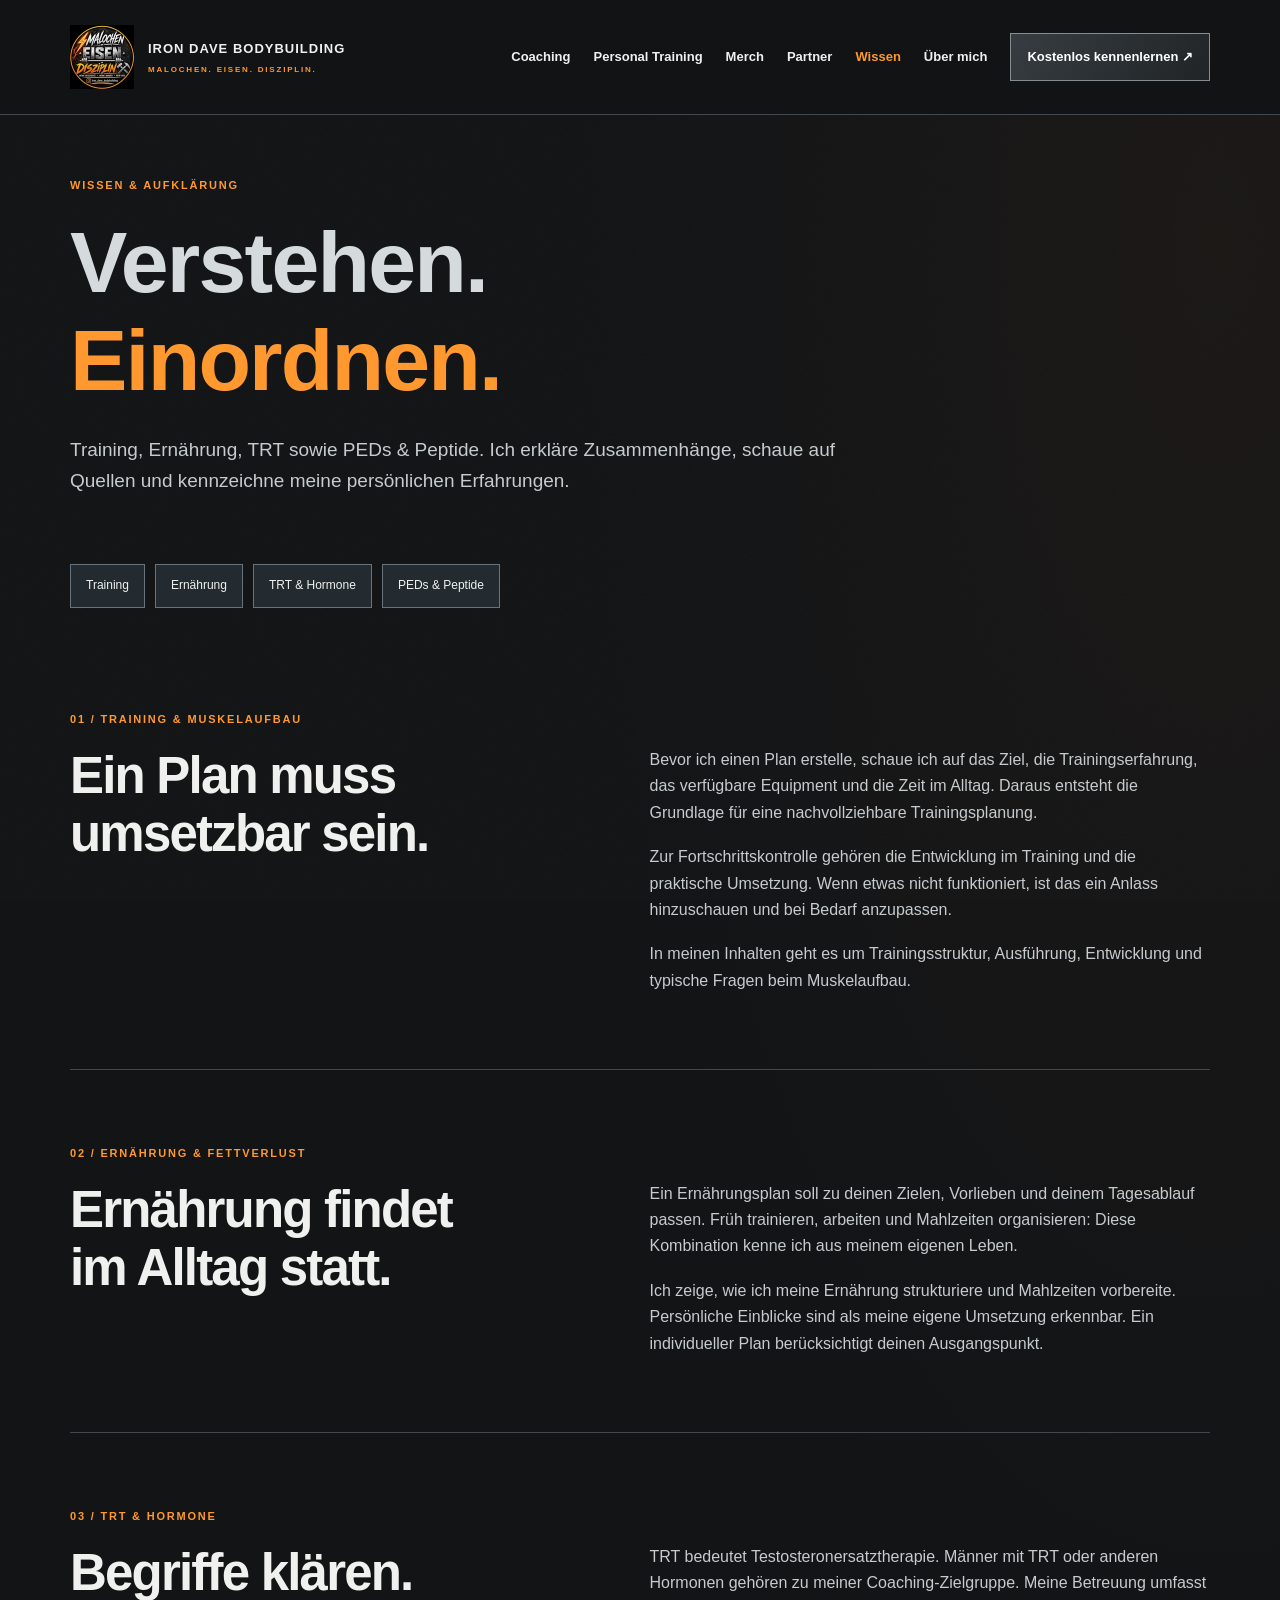
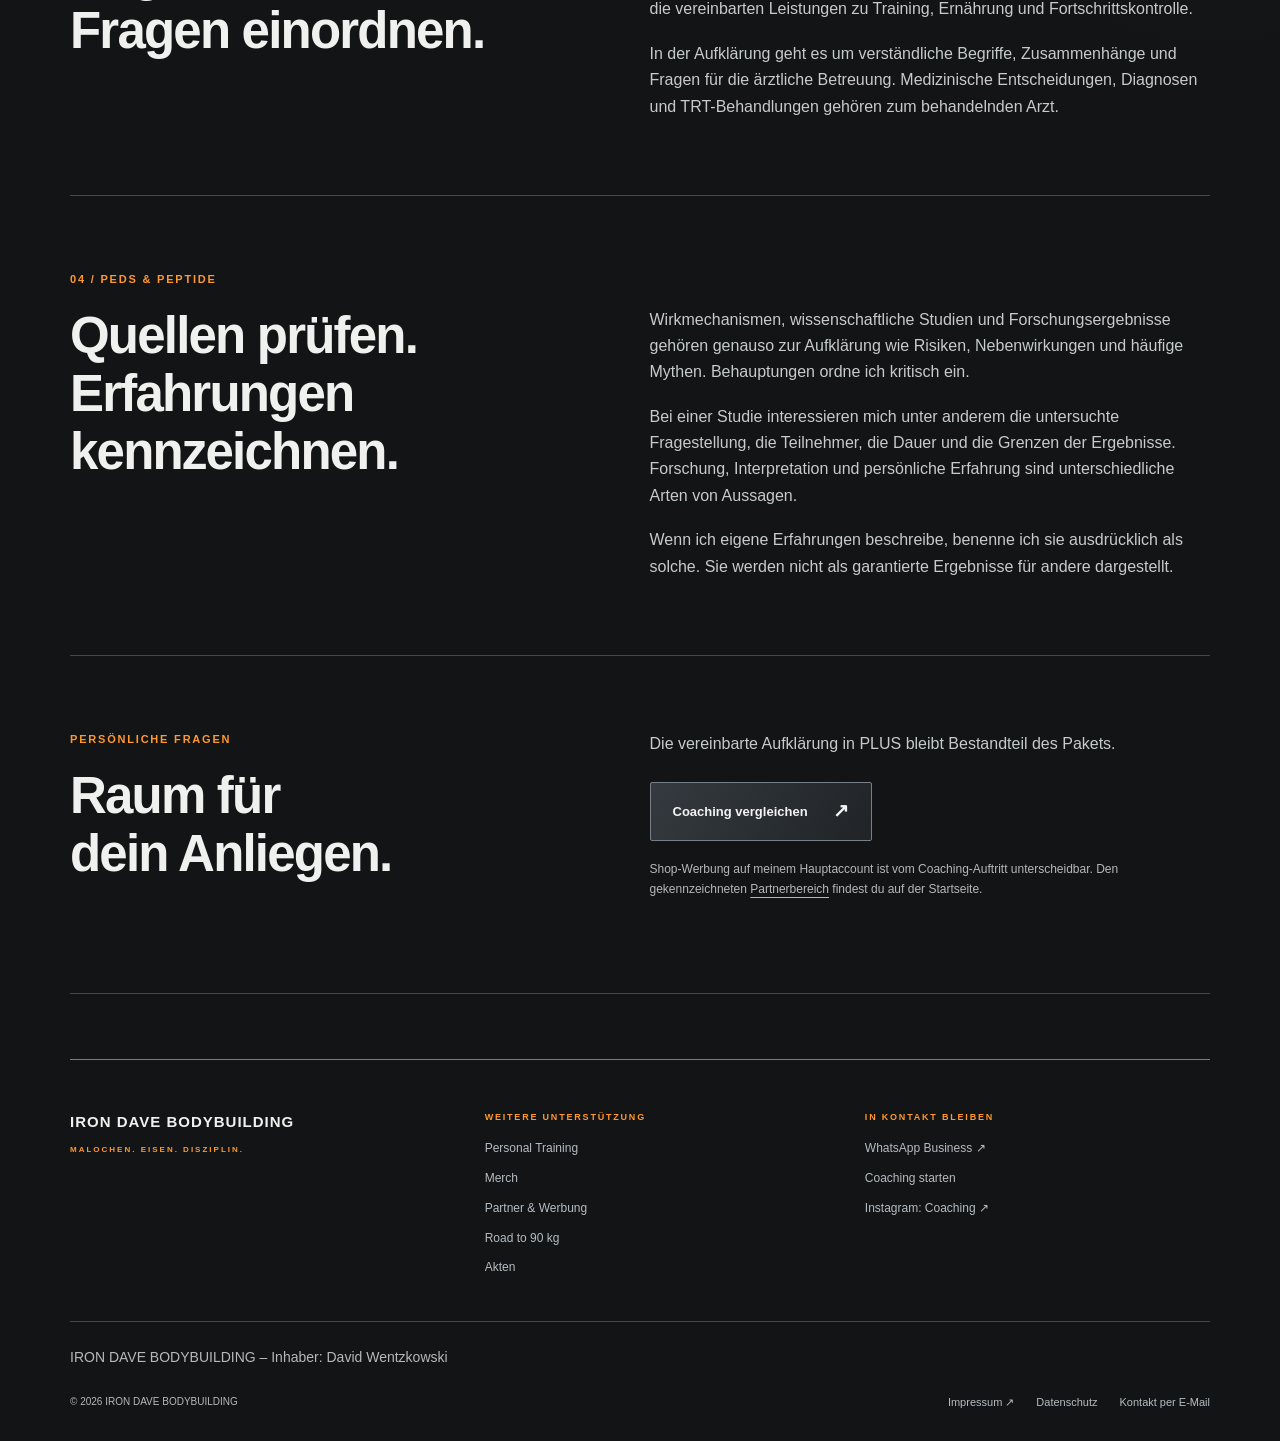
<file: wissen.html>
<!doctype html>
<html lang="de"><head><meta charset="utf-8"><meta name="viewport" content="width=device-width, initial-scale=1"><meta name="theme-color" content="#121416"><title>Wissen: Training, Ernährung, TRT und PEDs &amp; Peptide | IRON DAVE</title><meta name="description" content="Verständliche Aufklärung zu Training, Ernährung, TRT sowie PEDs &amp; Peptiden. Studien, kritische Einordnung und klar gekennzeichnete persönliche Erfahrungen."><link rel="canonical" href="https://www.irondavebodybuilding.de/wissen"><meta property="og:type" content="website"><meta property="og:locale" content="de_DE"><meta property="og:site_name" content="IRON DAVE BODYBUILDING"><meta property="og:title" content="Wissen: Training, Ernährung, TRT und PEDs &amp; Peptide | IRON DAVE"><meta property="og:description" content="Verständliche Aufklärung zu Training, Ernährung, TRT sowie PEDs &amp; Peptiden. Studien, kritische Einordnung und klar gekennzeichnete persönliche Erfahrungen."><meta property="og:url" content="https://www.irondavebodybuilding.de/wissen"><meta property="og:image" content="https://www.irondavebodybuilding.de/assets/img/og-image.jpg"><meta property="og:image:width" content="1200"><meta property="og:image:height" content="630"><meta property="og:image:alt" content="IRON DAVE BODYBUILDING – Online-Coaching für Männer 30+"><meta name="twitter:card" content="summary_large_image"><link rel="icon" href="favicon.ico" sizes="any"><link rel="icon" href="assets/img/favicon-32.png" type="image/png" sizes="32x32"><link rel="apple-touch-icon" href="assets/img/apple-touch-icon.png"><link rel="manifest" href="site.webmanifest"><link rel="stylesheet" href="assets/css/site.css"><script src="assets/js/navigation.js" defer></script><script src="assets/js/black-week.js" defer></script></head><body><a class="skip" href="#inhalt">Zum Inhalt</a><div class="bw-banner" id="bw-banner" role="region" aria-label="Black Week"><p><strong>BLACK WEEK:</strong> 10 % auf alle Coaching-Pakete. <span class="bw-until">Nur bis 30.11.2026</span></p><a class="cta" href="coaching.html#black-week">Zu den Angeboten</a><button class="bw-close" type="button" aria-label="Hinweis schließen">×</button></div><header class="site-header"><div class="header-inner"><a class="brand" href="index.html" aria-label="IRON DAVE BODYBUILDING – Startseite"><img src="assets/img/logo-128.webp" width="64" height="64" alt="Original-Logo IRON DAVE BODYBUILDING"><span>IRON DAVE BODYBUILDING<small>MALOCHEN. EISEN. DISZIPLIN.</small></span></a><button class="menu-toggle" type="button" aria-expanded="false" aria-controls="main-navigation">Menü <span aria-hidden="true">☰</span></button><nav class="nav" id="main-navigation" aria-label="Hauptnavigation"><a href="coaching.html">Coaching</a><a href="angebote.html">Personal Training</a><a href="merch.html">Merch</a><a href="partner.html">Partner</a><a href="wissen.html" aria-current="page">Wissen</a><a href="ueber-mich.html">Über mich</a><a class="nav-contact" href="kontakt.html#termin">Kostenlos kennenlernen <span aria-hidden="true">↗</span></a></nav></div></header><div class="wrap"><main id="inhalt"><section class="page-intro"><p class="eyebrow">Wissen &amp; Aufklärung</p><h1>Verstehen.<br><span>Einordnen.</span></h1><p class=lead>Training, Ernährung, TRT sowie PEDs &amp; Peptide. Ich erkläre Zusammenhänge, schaue auf Quellen und kennzeichne meine persönlichen Erfahrungen.</p></section><nav class="section-tabs" aria-label="Wissensthemen"><a href="#training">Training</a><a href="#ernaehrung">Ernährung</a><a href="#trt">TRT &amp; Hormone</a><a href="#peds-peptide">PEDs &amp; Peptide</a></nav><section class="section knowledge-section" id="training"><p class="eyebrow">01 / Training &amp; Muskelaufbau</p><div class="split"><h2>Ein Plan muss<br>umsetzbar sein.</h2><div class="prose"><p>Bevor ich einen Plan erstelle, schaue ich auf das Ziel, die Trainingserfahrung, das verfügbare Equipment und die Zeit im Alltag. Daraus entsteht die Grundlage für eine nachvollziehbare Trainingsplanung.</p><p>Zur Fortschrittskontrolle gehören die Entwicklung im Training und die praktische Umsetzung. Wenn etwas nicht funktioniert, ist das ein Anlass hinzuschauen und bei Bedarf anzupassen.</p><p>In meinen Inhalten geht es um Trainingsstruktur, Ausführung, Entwicklung und typische Fragen beim Muskelaufbau.</p></div></div></section><section class="section knowledge-section" id="ernaehrung"><p class="eyebrow">02 / Ernährung &amp; Fettverlust</p><div class="split"><h2>Ernährung findet<br>im Alltag statt.</h2><div class="prose"><p>Ein Ernährungsplan soll zu deinen Zielen, Vorlieben und deinem Tagesablauf passen. Früh trainieren, arbeiten und Mahlzeiten organisieren: Diese Kombination kenne ich aus meinem eigenen Leben.</p><p>Ich zeige, wie ich meine Ernährung strukturiere und Mahlzeiten vorbereite. Persönliche Einblicke sind als meine eigene Umsetzung erkennbar. Ein individueller Plan berücksichtigt deinen Ausgangspunkt.</p></div></div></section><section class="section knowledge-section" id="trt"><p class="eyebrow">03 / TRT &amp; Hormone</p><div class="split"><h2>Begriffe klären.<br>Fragen einordnen.</h2><div class="prose"><p>TRT bedeutet Testosteronersatztherapie. Männer mit TRT oder anderen Hormonen gehören zu meiner Coaching-Zielgruppe. Meine Betreuung umfasst die vereinbarten Leistungen zu Training, Ernährung und Fortschrittskontrolle.</p><p>In der Aufklärung geht es um verständliche Begriffe, Zusammenhänge und Fragen für die ärztliche Betreuung. Medizinische Entscheidungen, Diagnosen und TRT-Behandlungen gehören zum behandelnden Arzt.</p></div></div></section><section class="section knowledge-section" id="peds-peptide"><p class="eyebrow">04 / PEDs &amp; Peptide</p><div class="split"><h2>Quellen prüfen.<br>Erfahrungen<br>kennzeichnen.</h2><div class="prose"><p>Wirkmechanismen, wissenschaftliche Studien und Forschungsergebnisse gehören genauso zur Aufklärung wie Risiken, Nebenwirkungen und häufige Mythen. Behauptungen ordne ich kritisch ein.</p><p>Bei einer Studie interessieren mich unter anderem die untersuchte Fragestellung, die Teilnehmer, die Dauer und die Grenzen der Ergebnisse. Forschung, Interpretation und persönliche Erfahrung sind unterschiedliche Arten von Aussagen.</p><p>Wenn ich eigene Erfahrungen beschreibe, benenne ich sie ausdrücklich als solche. Sie werden nicht als garantierte Ergebnisse für andere dargestellt.</p></div></div></section><section class="section split"><div><p class="eyebrow">Persönliche Fragen</p><h2>Raum für<br>dein Anliegen.</h2></div><div class="prose"><p>Die vereinbarte Aufklärung in PLUS bleibt Bestandteil des Pakets.</p><div class="actions"><a class="cta secondary" href="coaching.html#programme">Coaching vergleichen<span aria-hidden="true">↗</span></a></div><p class="note">Shop-Werbung auf meinem Hauptaccount ist vom Coaching-Auftritt unterscheidbar. Den gekennzeichneten <a href="partner.html">Partnerbereich</a> findest du auf der Startseite.</p></div></section></main><footer class="site-footer"><div class="footer-top"><a class="footer-brand" href="index.html">IRON DAVE BODYBUILDING<small>MALOCHEN. EISEN. DISZIPLIN.</small></a><div><p class="eyebrow">Weitere Unterstützung</p><nav aria-label="Weitere Angebote"><a href="angebote.html">Personal Training</a><a href="merch.html">Merch</a><a href="partner.html">Partner &amp; Werbung</a><a href="road-to-90kg.html">Road to 90 kg</a><a href="akten.html">Akten</a></nav></div><div><p class="eyebrow">In Kontakt bleiben</p><nav aria-label="Kontakt und Instagram"><a href="https://wa.me/4915204467918?text=Hallo%20Dave%2C%20ich%20m%C3%B6chte%20dich%20kostenlos%20kennenlernen.%20Mein%20Ziel%20ist%3A%20%E2%80%A6%20Meine%20Trainingserfahrung%3A%20%E2%80%A6%20Zeit%20f%C3%BCr%20Training%20pro%20Woche%3A%20%E2%80%A6" target="_blank" rel="noopener noreferrer">WhatsApp Business ↗</a><a href="kontakt.html">Coaching starten</a><a href="https://www.instagram.com/iron_dave_bodybuilding_coach/" target="_blank" rel="noopener noreferrer">Instagram: Coaching ↗</a></nav></div></div><div class="footer-bottom"><p class="footer-owner">IRON DAVE BODYBUILDING – Inhaber: David Wentzkowski</p><span>© 2026 IRON DAVE BODYBUILDING</span><nav aria-label="Rechtliche Informationen"><a href="https://mein.online-impressum.de/iron-dave-bodybuilding/#impressum" target="_blank" rel="noopener noreferrer">Impressum ↗</a><a href="datenschutz.html">Datenschutz</a><a href="mailto:iron.dave.bodybuilding@gmail.com">Kontakt per E-Mail</a></nav></div></footer></div><a class="mobile-cta" href="kontakt.html#termin">Kostenlos kennenlernen <span aria-hidden="true">↗</span></a></body></html>
</file>
<file: assets/css/site.css>
:root{--bg:#121416;--panel:#1b1e20;--muted:#b5b9bc;--text:#f0f1ef;--orange:#ff982f;--line:#42484d;--silver:#d5dadd;color-scheme:dark}
*{box-sizing:border-box}html{scroll-behavior:smooth;scroll-padding-top:24px}body{margin:0;background:radial-gradient(ellipse at 95% 8%,#4b2e1929,transparent 37%),var(--bg);color:var(--text);font-family:Arial,Helvetica,sans-serif;font-size:16px;line-height:1.65}body::before{content:"";position:fixed;inset:0;background:url('../img/industrial-texture.svg') repeat;opacity:.11;pointer-events:none;z-index:-1}a{color:inherit;text-underline-offset:4px}a:hover{color:var(--orange)}img{max-width:100%;height:auto}button,input,select{font:inherit}button,a,input,select,summary{-webkit-tap-highlight-color:#ff982f33}a:focus-visible,button:focus-visible,input:focus-visible,select:focus-visible,summary:focus-visible{outline:3px solid var(--orange);outline-offset:5px}button{cursor:pointer}p{margin:0 0 18px}h1,h2,h3{margin:0;color:var(--text);line-height:1.14}h1,h2{font-weight:850;letter-spacing:-1.8px}h1{font-size:clamp(44px,6.8vw,86px)}h2{font-size:clamp(32px,4.2vw,51px);margin-bottom:24px}h3{font-size:23px;letter-spacing:-.4px;margin-bottom:14px}h1>span,h2>span{color:var(--orange)}h1{color:var(--silver)}ul,ol{padding-left:22px}li{margin:9px 0}figure{margin:0}.wrap,.header-inner{max-width:1224px;margin:auto;padding:0 42px}.skip{position:fixed;left:12px;top:-80px;z-index:100;padding:12px 18px;background:var(--orange);color:#161616}.skip:focus{top:12px}.site-header{border-bottom:1px solid var(--line);background:#121416ed}.header-inner{min-height:114px;display:flex;align-items:center;justify-content:space-between;gap:22px}.brand{display:flex;align-items:center;gap:14px;text-decoration:none;flex-shrink:0}.brand img{width:64px;height:64px;object-fit:contain}.brand>span{font-size:13px;font-weight:800;letter-spacing:1px}.brand small{display:block;color:var(--orange);font-size:8px;letter-spacing:1.8px;margin-top:4px}.nav{display:flex;align-items:center;gap:23px}.nav>a{font-size:13px;font-weight:700;text-decoration:none;white-space:nowrap;padding:12px 0}.nav>a[aria-current=page]{color:var(--orange)}.nav .nav-contact{padding:12px 16px;border:1px solid #858d93;color:#fff;background:linear-gradient(125deg,#373d42,#202427)}.menu-toggle{display:none;background:#252a2e;color:#fff;border:1px solid #747c82;padding:11px 14px;min-height:46px}.eyebrow,.tag{display:block;color:var(--orange);font-size:11px;line-height:1.6;font-weight:800;letter-spacing:1.8px;text-transform:uppercase;margin:0 0 18px}.hero{display:grid;grid-template-columns:1.23fr 1fr;gap:54px;align-items:center;padding:70px 0 66px}.hero h1{font-size:clamp(52px,6.5vw,82px);letter-spacing:-2.5px}.hero-target{font-size:clamp(23px,2.5vw,31px);line-height:1.3;font-weight:700;margin:20px 0;color:#e8eaec}.intro{max-width:590px;color:#c4c9cc;font-size:17px;line-height:1.7}.hero-photo{position:relative;background:#0c0e0f;border:1px solid #656d73;border-top:3px solid #c3c9cd;padding:12px 12px 0;box-shadow:18px 20px 0 -10px #ff982f24}.hero-photo img{display:block;width:100%;height:465px;object-fit:contain;background:#101214}.hero-photo figcaption{padding:15px 8px 18px;font-size:12px;color:#e4e6e6}.hero-photo figcaption span{display:block;font-size:9px;letter-spacing:2px;color:var(--muted);margin-bottom:5px;text-transform:uppercase}.actions{display:flex;gap:12px;flex-wrap:wrap;margin:25px 0 0}.cta{display:inline-flex;align-items:center;justify-content:space-between;gap:25px;min-height:52px;padding:15px 22px;border:1px solid #ffb461;border-radius:2px;background:linear-gradient(115deg,#ffac4e,#f58a22);color:#181411;font-size:13px;font-weight:800;text-decoration:none;line-height:1.4;box-shadow:0 4px 0 #713c16;transition:background .2s}.cta:hover{background:#ffb563;color:#15110d}.cta span[aria-hidden]{font-size:19px}.cta.secondary{color:#f1f3f4;background:linear-gradient(120deg,#343a3f,#202427);border-color:#778087;box-shadow:none}.cta.secondary:hover{background:#3b4248;color:#fff}.micro,.note{font-size:12px;line-height:1.7;color:var(--muted);margin:18px 0}.text-link{display:inline-block;color:#f5b06b;font-size:14px;font-weight:700;text-decoration:none;padding:8px 0;min-height:40px}.fact-strip{display:grid;grid-template-columns:repeat(3,1fr);border-top:1px solid #9ca5ab;border-bottom:1px solid var(--line);padding:21px 0;background:linear-gradient(90deg,#2c313445,#1b1e2038)}.fact-strip p{margin:0;padding:0 22px;border-left:1px solid var(--line)}.fact-strip p:first-child{border-left:0}.fact-strip strong{display:block;color:#eef0f0;font-size:13px}.fact-strip span{color:var(--muted);font-size:11px}.section{padding:75px 0;border-bottom:1px solid var(--line)}.split{display:grid;grid-template-columns:1fr 1.1fr;gap:70px;align-items:start}.prose{max-width:690px;color:#c6cbce}.prose h2,.prose h3{color:var(--text)}.section-heading{max-width:760px;margin-bottom:32px}.section-heading>p:not(.eyebrow){color:var(--muted);max-width:650px}.personal-teaser{display:grid;grid-template-columns:1fr 1.1fr;gap:70px;align-items:center}.personal-time{border-top:1px solid #8c959c;border-bottom:1px solid #8c959c;padding:44px 28px;background:linear-gradient(120deg,#32383c,#1a1e21)}.personal-time>span,.editorial-quote>span{display:block;font-size:clamp(70px,10vw,124px);letter-spacing:-7px;font-weight:900;line-height:1.1;color:#d5dadd}.personal-time p{font-size:13px;line-height:1.7;color:#c4cacf;margin:20px 0 0}.personal-teaser>div>p:not(.eyebrow){color:#c6cbce}.plan-preview-grid,.plans{display:grid;grid-template-columns:repeat(2,minmax(0,1fr));gap:22px}.plan-preview,.plan{padding:32px;border:1px solid #6b747a;background:linear-gradient(135deg,#2a3034,#1a1d20 65%);border-top:3px solid #aeb5ba;border-radius:3px}.plan-preview.featured,.plan:nth-child(2){border-top-color:var(--orange)}.plan-preview h3,.plan h2{font-size:28px;letter-spacing:-.7px}.plan-preview>p:not(.price,.tag,.terms),.plan>p:not(.price,.tag,.terms){color:#c4cace}.price{font-size:43px;font-weight:900;letter-spacing:-1.5px;color:#f5aa5c;line-height:1.2;margin:22px 0 8px}.price span{font-size:14px;font-weight:400;letter-spacing:0;color:#d5dadd}.terms{font-size:12px;color:var(--muted);margin:0 0 24px}.benefits{list-style:none;padding:0;margin:24px 0 28px}.benefits li{font-size:15px;padding-left:24px;position:relative;color:#d5dadd;margin:13px 0}.benefits li::before{content:'✓';position:absolute;left:0;color:var(--orange)}.section-action{margin-top:28px}.steps{list-style:none;padding:0;display:grid;grid-template-columns:repeat(3,1fr);gap:30px;margin:35px 0 0}.steps li{padding:0 20px 0 0;margin:0;border-right:1px solid var(--line)}.steps li:last-child{border:0}.steps li>span{display:block;font-size:12px;font-weight:800;color:var(--orange);letter-spacing:2px;margin-bottom:16px}.steps h3{font-size:22px}.steps p{color:var(--muted);font-size:14px;margin:0}.road-teaser{display:grid;grid-template-columns:1.1fr 1fr;gap:65px;align-items:center}.road-teaser>div>p:not(.eyebrow){color:var(--muted)}.photo-pair{display:grid;grid-template-columns:1fr 1fr;gap:12px}.photo-pair img{display:block;width:100%;height:300px;object-fit:contain;background:#090b0c;border:1px solid var(--line)}.faq{max-width:none}.faq details{border-top:1px solid #4c545a;padding:0}.faq details:last-child{border-bottom:1px solid #4c545a}.faq summary,.banner-details>summary{cursor:pointer;padding:20px 0;min-height:54px;font-size:16px;font-weight:700;list-style-position:inside}.faq details p{color:#c6cbce;max-width:850px;padding:0 22px 6px}.contact-band{display:flex;align-items:center;justify-content:space-between;gap:40px;background:linear-gradient(120deg,#3a2e24,#22272b 65%);padding:45px 40px;margin:65px 0;border:1px solid #7e766a;border-left:4px solid var(--orange)}.contact-band h2{margin-bottom:18px}.contact-band p:not(.eyebrow){max-width:580px;color:#cbd0d2;margin-bottom:0}.contact-band>.cta{flex-shrink:0}.resource-grid{display:grid;grid-template-columns:repeat(auto-fit,minmax(240px,1fr));gap:20px}.resource-card{display:flex;flex-direction:column;padding:26px;background:#1b2023;border:1px solid #586168;border-top:2px solid #a4adb4;text-decoration:none;min-width:0}.resource-card>span{font-size:10px;color:var(--orange);font-weight:700;letter-spacing:1px;margin-bottom:18px}.resource-card h3{font-size:24px}.resource-card p{font-size:14px;color:var(--muted)}.resource-card>b{font-size:23px;color:var(--orange);align-self:flex-end;margin-top:auto}.support-band{display:grid;grid-template-columns:1.25fr 1fr;gap:45px;margin:65px 0;padding:35px;border:1px solid #586168;background:#1c2226}.support-band h2{font-size:35px}.support-band p,.support-band li{color:#c2c8cc;font-size:14px}.support-band .price{font-size:43px;color:#f5aa5c}.partner{display:flex;align-items:center;justify-content:space-between;gap:30px;border-top:1px solid var(--line);padding:42px 0 15px}.partner h3{font-size:22px}.partner p{font-size:13px;color:var(--muted)}.partner .tag{font-size:9px}.evo-partner-link{display:inline-flex;align-items:center;gap:15px;flex-wrap:wrap;font-size:13px;max-width:100%}.evo-logo-frame{position:relative;display:block;width:144px;height:92px;overflow:hidden;flex:0 0 144px;border:1px solid #555a5e;background:#101214}.evo-logo-frame img{position:absolute;display:block;width:200px;height:200px;max-width:none;left:-28px;top:-51px;object-fit:contain}.code{display:flex;flex-direction:column;align-items:center;justify-content:center;min-height:90px;padding:14px 30px;color:#e9ecee;background:linear-gradient(130deg,#333b40,#1c2226);border:1px solid #8d979e}.code strong{font-size:28px}.code span{font-size:12px;color:var(--orange)}.copy-status{font-size:12px;color:var(--muted)}.site-footer{margin-top:65px;padding:50px 0 25px;border-top:1px solid #737f86}.footer-top{display:grid;grid-template-columns:1.1fr 1fr 1fr;gap:35px}.footer-brand{text-decoration:none;font-size:15px;font-weight:800;letter-spacing:1px}.footer-brand small{display:block;font-size:8px;color:var(--orange);letter-spacing:2px;margin-top:8px}.site-footer .eyebrow{font-size:9px;margin-bottom:10px}.site-footer nav a{display:block;font-size:12px;color:#b4bdc3;text-decoration:none;padding:5px 0;overflow-wrap:anywhere}.site-footer nav a:hover{color:var(--orange)}.footer-bottom{display:flex;justify-content:space-between;align-items:center;flex-wrap:wrap;gap:20px;margin-top:38px;padding-top:25px;border-top:1px solid var(--line);font-size:10px;color:var(--muted)}.footer-owner{flex:1 0 100%;margin:0;color:var(--muted);font-size:14px;line-height:1.5}.footer-bottom nav{display:flex;gap:22px;flex-wrap:wrap}.footer-bottom nav a{font-size:11px}.legal{margin-top:25px;color:var(--muted);font-size:11px;line-height:1.7}.legal summary{cursor:pointer;padding:10px 0}.legal p{margin-bottom:12px}.page-intro,.program-hero{padding:62px 0 32px;max-width:980px}.page-intro h1,.program-hero h1{margin-bottom:25px}.lead,.program-hero>p:not(.eyebrow){font-size:19px;line-height:1.65;color:#c6cbce;max-width:790px}.compare-list>div{display:grid;grid-template-columns:1.1fr 1fr 1.2fr;gap:20px;padding:24px 0;border-top:1px solid var(--line)}.compare-list h3{font-size:19px}.compare-list p{font-size:14px;color:#c6cbce;margin:0}.compare-list b{display:block;color:#f4b571;font-size:10px;letter-spacing:1px;margin-bottom:6px}.banner-details{border:1px solid var(--line);margin:45px 0;padding:0 25px}.banner-details .banners{padding-bottom:25px}.banners h2{font-size:30px}.banners p{color:var(--muted);font-size:14px}.banner-grid{display:grid;grid-template-columns:1fr 1fr;gap:22px;max-width:750px;margin:25px auto}.banner-grid img{display:block;width:100%;height:auto}.banner-grid figcaption,.journey figcaption{font-size:12px;color:var(--muted);padding:13px 0}.back{font-size:13px;display:inline-block;padding:12px 0}.editorial-quote{border-left:3px solid var(--orange);padding:40px 30px;background:linear-gradient(130deg,#30383e,#1b2024)}.editorial-quote>span{font-size:clamp(70px,8vw,110px)}.editorial-quote p{font-size:23px;line-height:1.4;margin:25px 0}.editorial-quote small{font-size:12px;color:var(--muted)}.journey{padding:60px 0;border-bottom:1px solid var(--line)}.journey-head{display:flex;align-items:baseline;justify-content:space-between;gap:20px;margin-bottom:25px}.journey-head h3{font-size:32px}.journey-head p{font-size:12px;color:var(--muted)}.journey-grid{display:grid;grid-template-columns:repeat(5,minmax(0,1fr));gap:14px}.journey figure{min-width:0;background:#1c2226;border:1px solid var(--line)}.journey a{display:block}.journey img{display:block;width:100%;height:270px;object-fit:contain;background:#0b0d0e}.journey figcaption{padding:14px 12px}.journey figcaption span{display:block;color:var(--orange);font-size:9px;margin-bottom:5px}.journey-note{font-size:12px;color:var(--muted);margin:20px 0 0}.road-layout{display:grid;grid-template-columns:.9fr 1.1fr;gap:60px;align-items:start}.road-photo img{display:block;width:100%;max-height:550px;object-fit:contain;background:#080a0b;border:1px solid var(--line)}.road-photo figcaption{font-size:11px;color:var(--muted);padding-top:14px}.editorial-grid{display:grid;grid-template-columns:repeat(3,1fr);gap:32px;margin:35px 0}.editorial-grid article{border-top:2px solid #8b969d;padding-top:22px}.editorial-grid span{font-size:10px;color:var(--orange);font-weight:700;letter-spacing:1px}.editorial-grid h3{font-size:24px;margin:15px 0}.editorial-grid p{font-size:14px;color:var(--muted)}.section-tabs{display:flex;flex-wrap:wrap;gap:10px;padding:18px 0 28px}.section-tabs a{padding:11px 15px;border:1px solid #68747d;background:#232b30;font-size:12px;text-decoration:none;min-height:44px}.section-tabs a:hover{border-color:var(--orange)}.knowledge-section .prose p:last-child{margin-bottom:0}.contact-layout{display:grid;grid-template-columns:1.05fr 1fr;gap:65px;align-items:start}.intro-call{padding:34px;background:linear-gradient(135deg,#343c41,#1c2226);border:1px solid #8c979e;border-top:3px solid var(--orange);min-width:0}.intro-call .cta{width:100%;margin-top:16px}.email-address{display:inline-block;font-size:12px;overflow-wrap:anywhere;max-width:100%}.question-list{padding:0;list-style-position:inside}.question-list li{padding:13px 0;border-bottom:1px solid var(--line);color:#d3d9dc;font-size:15px}.offer-group{padding:45px 0;border-bottom:1px solid var(--line)}.offer-group>.section-head{margin-bottom:28px}.section-head>p{color:var(--muted)}.offer-group .plans{gap:22px}.offer-group .plan h2{font-size:26px}.offer-group .plan .price{font-size:39px}.offer-group .plan p{font-size:15px}.offer-group .plan .price{font-size:39px}.offer-group .plan .terms{font-size:12px}.coaching{padding:45px 0}.coaching h2{font-size:36px}.coaching>p{color:var(--muted);max-width:850px}.field{display:block;margin-bottom:22px}.field>span{display:block;font-size:14px;margin-bottom:7px;color:#dce0e2}input,select{display:block;width:100%;min-height:49px;padding:12px;background:#101518;border:1px solid #7b878f;color:#fff;border-radius:2px;font-size:16px}select{max-width:100%;text-overflow:ellipsis}.result{padding:28px;background:#2b231b;border:1px solid #a87642;margin-bottom:25px}.result h2{font-size:27px}.result p{font-size:15px;overflow-wrap:anywhere}.error{color:#ffb99b}#calc h2{font-size:28px;margin-bottom:26px}#calc+.result{min-width:0}#calc+.plan{min-width:0}#calc+div{min-width:0}#calc+div>.plan h2{font-size:26px}
@media(min-width:1001px){.hero-copy .actions .cta{padding-left:18px;padding-right:18px;gap:18px}}
@media(max-width:1100px){.header-inner{gap:16px}.brand>span{font-size:11px}.brand img{width:52px;height:52px}.nav{gap:15px}.nav>a{font-size:12px}.nav .nav-contact{padding:11px 12px}.wrap,.header-inner{padding-left:30px;padding-right:30px}.hero{gap:35px}.hero h1{font-size:65px}.hero-photo img{height:440px}.split,.personal-teaser,.road-layout,.road-teaser{gap:40px}}
@media(max-width:900px){.site-header .header-inner{min-height:93px;flex-wrap:wrap;padding-top:16px;padding-bottom:16px}.menu-toggle{display:inline-flex;align-items:center;gap:12px}.nav{display:none;width:100%;flex-direction:column;align-items:stretch;gap:0;padding-top:10px}.nav.open{display:flex}.nav>a{padding:14px 6px;font-size:15px;border-bottom:1px solid var(--line)}.nav .nav-contact{padding:14px 16px;margin-top:10px}.hero{grid-template-columns:1.1fr .9fr;gap:25px;padding:45px 0}.hero h1{font-size:56px}.hero-target{font-size:24px}.hero-photo img{height:390px}.hero-copy .actions .cta{width:100%}.hero .intro{font-size:16px}.section{padding:55px 0}.contact-band{padding:35px 26px;gap:25px;align-items:flex-start;flex-direction:column}.resource-grid{gap:14px}.resource-card{padding:20px}.resource-card h3{font-size:21px}.plans .plan{padding:25px}.steps{gap:20px}.footer-top{gap:20px}.personal-time{padding:35px 20px}.personal-time>span{font-size:90px}.editorial-quote{padding:30px 22px}.editorial-quote>span{font-size:80px}.contact-layout{gap:30px}.intro-call{padding:26px}.intro-call .cta{padding:14px}.journey-grid{grid-template-columns:repeat(3,minmax(0,1fr))}.journey img{height:290px}.support-band{gap:25px;padding:28px}.support-band .cta{gap:15px}}
@media(max-width:650px){.wrap,.header-inner{padding-left:21px;padding-right:21px}.header-inner{min-height:84px!important}.brand{gap:9px}.brand img{width:47px;height:47px}.brand>span{font-size:10px;letter-spacing:.5px}.brand small{font-size:6.8px;letter-spacing:1.1px}.menu-toggle{font-size:12px;padding:9px 11px}.hero{display:flex;flex-direction:column;align-items:stretch;padding:37px 0 40px;gap:30px}.hero h1{font-size:clamp(45px,11vw,66px);letter-spacing:-1.7px}.hero-target{font-size:24px;margin:16px 0}.eyebrow{font-size:10px;letter-spacing:1.4px;margin-bottom:14px}.hero .intro{font-size:16px}.hero-copy .actions{gap:12px}.cta{font-size:13px;padding:15px 19px;min-height:52px;gap:15px}.hero-copy .actions .cta{width:100%}.hero-photo{max-width:390px;width:100%;margin:0 auto;box-shadow:10px 12px 0 -4px #ff982f1a}.hero-photo img{height:340px}.hero-photo figcaption{padding-top:13px;padding-bottom:13px}.fact-strip{grid-template-columns:1fr;padding:5px 17px}.fact-strip p{padding:13px 0;border-left:0;border-top:1px solid #3c444a;display:flex;justify-content:space-between;align-items:center;gap:14px}.fact-strip p:first-child{border-top:0}.fact-strip strong{font-size:11px}.fact-strip span{font-size:10px;text-align:right}.section{padding:45px 0}.split,.personal-teaser,.road-teaser,.road-layout,.contact-layout{grid-template-columns:1fr;gap:24px}h2{font-size:34px;letter-spacing:-1.1px;margin-bottom:22px}h3{font-size:23px}.section-heading{margin-bottom:24px}.personal-time{padding:28px}.personal-time>span{font-size:100px}.personal-time p{margin-top:12px}.plan-preview-grid,.plans,.resource-grid,.editorial-grid,.banner-grid{grid-template-columns:1fr}.plan-preview,.plan,.plans .plan{padding:27px}.plan-preview h3,.plan h2{font-size:27px}.price{font-size:43px}.steps{grid-template-columns:1fr;gap:0;margin-top:25px}.steps li{border-right:0;border-bottom:1px solid var(--line);padding:23px 0}.steps li:first-child{padding-top:0}.steps li:last-child{padding-bottom:0}.steps li>span{margin-bottom:10px}.steps h3{font-size:23px}.steps p{font-size:16px}.photo-pair img{height:250px}.faq summary{font-size:15px;padding:19px 0;line-height:1.5}.faq details p{padding:0 0 12px;font-size:15px}.contact-band{margin:40px 0;padding:28px 23px;gap:25px}.contact-band .cta{width:100%}.contact-band h2{font-size:34px}.resource-card{padding:24px;min-height:190px}.resource-card h3{font-size:25px}.support-band{grid-template-columns:1fr;margin:45px 0;padding:25px 22px;gap:20px}.support-band h2{font-size:30px}.support-band .cta{width:100%}.partner{align-items:flex-start;gap:25px;flex-direction:column;padding-top:35px}.partner .code{min-width:170px}.site-footer{margin-top:45px;padding-top:35px}.footer-top{grid-template-columns:1fr;gap:28px}.footer-top nav{display:flex;flex-direction:column;align-items:flex-start}.site-footer nav a{font-size:13px;padding:7px 0}.footer-brand{font-size:16px}.footer-bottom{margin-top:30px;align-items:flex-start;flex-direction:column;gap:12px}.footer-bottom nav{gap:17px}.footer-bottom nav a{font-size:12px}.legal{font-size:12px}.page-intro,.program-hero{padding:40px 0 20px}h1,.program-hero h1{font-size:clamp(42px,11vw,62px);letter-spacing:-1.8px;overflow-wrap:anywhere}.lead,.program-hero>p:not(.eyebrow){font-size:17px;line-height:1.7}.compare-list>div{grid-template-columns:1fr;gap:12px;padding:24px 0}.compare-list h3{font-size:22px;margin-bottom:0}.compare-list p{font-size:15px}.compare-list b{margin-bottom:3px}.banner-details{margin:30px 0;padding:0 17px}.banner-details summary{font-size:14px;line-height:1.5}.banner-grid{gap:25px}.banner-grid img{max-width:420px;margin:auto}.editorial-quote{padding:28px}.editorial-quote>span{font-size:100px}.journey{padding:40px 0}.journey-head{display:block}.journey-head h3{font-size:27px}.journey-head p{margin-top:12px}.journey-grid{grid-template-columns:1fr;gap:24px}.journey img{height:430px;width:100%;object-fit:contain}.journey figcaption{font-size:14px;padding:15px 18px}.journey figcaption span{font-size:10px}.road-photo img{max-height:500px}.editorial-grid{gap:20px;margin:25px 0}.editorial-grid p{font-size:16px}.section-tabs{gap:8px;padding:15px 0 20px}.section-tabs a{font-size:12px;padding:11px 13px}.intro-call{padding:27px 23px}.intro-call .cta{font-size:12px;padding:14px 12px;gap:9px}.contact-layout .prose h2{font-size:32px}.offer-group{padding:35px 0}.offer-group .plan p{font-size:16px}.offer-group .plan .price{font-size:40px}.offer-group .plan h2{font-size:27px}.section-head h2{font-size:32px}.coaching h2{font-size:32px}.field>span{font-size:14px}.result{padding:24px}.result p{font-size:16px}.question-list li{font-size:16px}}
.plan{min-width:0;overflow-wrap:anywhere}
.hero-brand{text-align:center;margin:0}
.hero-brand img{display:block;width:100%;max-width:440px;height:auto;aspect-ratio:1;object-fit:contain;margin:0 auto}
.hero-brand figcaption{font-size:10px;letter-spacing:2px;color:var(--muted);margin-top:18px}
.road-teaser-text{display:block}
.road-teaser-text>div{max-width:760px}
@media(max-width:650px){.hero-brand img{max-width:270px}.hero-brand figcaption{font-size:9px;letter-spacing:1.4px}}
@media(prefers-reduced-motion:reduce){html{scroll-behavior:auto}.cta{transition:none}}

/* Chronologische Wischgalerie: immer horizontal, auch auf dem Handy. */
.journey .journey-grid{display:flex;gap:18px;overflow-x:auto;scroll-snap-type:x mandatory;scroll-padding-inline:0;padding:0 0 18px;overscroll-behavior-x:contain;scrollbar-color:var(--orange) #252b30;scrollbar-width:thin}
.journey .journey-grid:focus-visible{outline:2px solid var(--orange);outline-offset:5px}
.journey .journey-grid figure{flex:0 0 300px;scroll-snap-align:start;margin:0}
.journey .journey-grid img{height:400px}
.partner.partner-prominent{display:flex;flex-direction:row;gap:20px;align-items:center;margin:24px 0 0;padding:18px 22px;border:1px solid #697179;border-left:3px solid var(--orange);background:linear-gradient(120deg,#2b3238,#14181c);position:relative}
.partner-prominent .partner-message{display:grid;grid-template-columns:144px 1fr;column-gap:22px;align-items:center;flex:1;min-width:0}
.partner-prominent .tag,.partner-prominent h3,.partner-prominent p{grid-column:2;margin:0}
.partner-prominent .tag{font-size:9px;line-height:1.5}
.partner-prominent h3{font-size:24px;line-height:1.3;margin:5px 0}
.partner-prominent .evo-partner-link{grid-column:1;grid-row:1/4;display:flex;flex-direction:column;gap:5px;font-size:11px;text-decoration:none}
.partner-prominent .evo-logo-frame{flex:none}
.partner-prominent .code{min-width:0;min-height:80px;padding:10px 25px}
.partner-prominent+.copy-status{margin:6px 0 0;font-size:12px}
.partner-prominent+.copy-status:empty{display:none}
@media(max-width:650px){
.journey .journey-grid{gap:16px}
.journey .journey-grid figure{flex-basis:86%}
.journey .journey-grid img{height:400px}
.partner.partner-prominent{margin-top:16px;padding:13px 12px;gap:10px;align-items:center}
.partner-prominent .partner-message{grid-template-columns:112px 1fr;column-gap:12px}
.partner-prominent .tag{font-size:8px}
.partner-prominent h3{font-size:18px;margin:4px 0}
.partner-prominent p{font-size:11px;line-height:1.5}
.partner-prominent .evo-logo-frame{width:112px;height:73px}
.partner-prominent .evo-logo-frame img{width:156px;height:156px;left:-22px;top:-40px}
.partner-prominent .evo-partner-link{font-size:10px}
.partner-prominent .code{padding:8px;min-height:68px;width:auto;flex:0 0 auto}
.partner-prominent .code strong{font-size:21px}
.partner-prominent .code span{font-size:10px}
}
@media(max-width:380px){.partner-prominent .partner-message{grid-template-columns:96px 1fr;column-gap:8px}.partner.partner-prominent{gap:8px;padding:12px 9px}.partner-prominent .evo-logo-frame{width:96px}.partner-prominent .evo-logo-frame img{left:-30px}.partner-prominent h3{font-size:15px}.partner-prominent .code{padding:7px}.partner-prominent .code strong{font-size:18px}}

.hero h1{font-size:clamp(44px,4.7vw,66px);line-height:1.08}
.hero-rhythm{font-size:13px;line-height:1.6;color:var(--muted);max-width:460px;margin-top:15px}
.partner-reference{padding:35px 0 10px;border-top:1px solid var(--line);margin-top:45px}
.partner-reference .eyebrow{margin-bottom:10px}
.contact-instagram{margin:5px 0 12px}
@media(max-width:650px){.hero h1{font-size:clamp(36px,9.5vw,52px);letter-spacing:-1.4px}.hero-rhythm{font-size:13px}.partner-reference{padding:28px 0 5px}.partner.partner-prominent h3{font-size:18px}}

@media(max-width:650px){.partner.partner-prominent{display:flex;flex-direction:column;align-items:stretch;gap:18px}.partner.partner-prominent .code{align-self:flex-end;position:static}.partner.partner-prominent .partner-message{min-width:0}}

/* ===== Neubau 2026-10: Ergänzungen (Portrait, Merch, Datenschutz, Mobile-CTA) ===== */
.hero-portrait{max-width:440px;width:100%;justify-self:end}
.hero-portrait img{height:auto;aspect-ratio:4/5;object-fit:cover;background:#101214}
.merch-teaser{display:grid;grid-template-columns:1.2fr .8fr;gap:50px;align-items:center}
.merch-teaser>div>p:not(.eyebrow){color:#c6cbce;max-width:560px}
.merch-teaser-img img{display:block;width:100%;max-width:320px;margin-left:auto;border:1px solid #656d73;border-top:3px solid var(--orange)}
.merch-grid{display:grid;grid-template-columns:repeat(auto-fill,minmax(280px,1fr));gap:22px}
.merch-card{border:1px solid #6b747a;border-top:3px solid var(--orange);border-radius:3px;background:linear-gradient(135deg,#2a3034,#1a1d20 65%);overflow:hidden}
.merch-card img{display:block;width:100%;height:auto;aspect-ratio:1;object-fit:cover;background:#101214}
.merch-body{padding:24px}
.merch-body h2{font-size:26px;letter-spacing:-.6px;margin-bottom:12px}
.merch-body .actions{flex-direction:column}
.merch-body .cta{width:100%}
.merch-steps li{color:#c6cbce}
.merch-qty{max-width:140px}
.merch-totals{margin:0 0 14px}
.merch-totals div{display:flex;justify-content:space-between;gap:16px;padding:8px 0;border-bottom:1px solid var(--line)}
.merch-totals dt{color:var(--muted);font-size:14px}
.merch-totals dd{margin:0;font-weight:800}
.merch-totals div:last-child dd{color:var(--orange);font-size:22px}
.merch-paypal{margin-top:18px;padding:16px;border:1px solid var(--line);background:#14181c}
.merch-paypal p:last-child{margin-bottom:0}
#paypal-container-FZRTV5N3N8EYW{width:100%;min-height:45px}
.plan-badge{display:inline-block;margin:0 0 12px;padding:4px 8px;background:var(--orange);color:#181411;font-size:11px;font-weight:800;letter-spacing:.6px;text-transform:uppercase}
#programme.plans,.plan-preview-grid.coaching-preview{grid-template-columns:1fr}
#programme .plan.featured,.plan-preview.featured{border-top-color:var(--orange);outline:1px solid #ff982f66}
@media(min-width:900px){#programme.plans,.plan-preview-grid.coaching-preview{grid-template-columns:repeat(3,minmax(0,1fr));align-items:stretch}}
.plan-cta{width:100%;max-width:100%;margin-top:22px;white-space:normal;text-align:left;min-width:0}
.plan-cta>span:not([aria-hidden]){flex:1 1 auto;min-width:0}
#malocher-tasse img{aspect-ratio:3/4;object-fit:contain;height:auto;max-height:none;background:#f3f1ee}
@media(min-width:900px){
.merch-grid{grid-template-columns:1fr}
#malocher-tasse{display:grid;grid-template-columns:minmax(260px,380px) minmax(0,1fr);align-items:start}
}
.todo{display:inline-block;font-size:12px;font-weight:800;letter-spacing:.5px;color:#181411;background:#ffd23f;padding:2px 8px;border-radius:2px;vertical-align:middle}
.merch-price .todo{font-size:16px;color:#181411}
.todo-box{border:2px dashed #ffd23f;padding:16px 18px;background:#ffd23f12}
.legal-page h2{font-size:clamp(22px,2.6vw,28px);letter-spacing:-.4px;margin:34px 0 12px}
.legal-page h2:first-of-type{margin-top:0}
.legal-page .prose{overflow-wrap:anywhere}
.mobile-cta{display:none}
@media(max-width:900px){.merch-teaser{grid-template-columns:1fr;gap:28px}.merch-teaser-img img{margin:0}}
@media(max-width:650px){
 .hero-portrait{order:-1;max-width:260px;margin:0 auto}
 .hero-portrait img{height:auto}
 html{scroll-padding-bottom:calc(120px + env(safe-area-inset-bottom, 0px))}
 body{padding-bottom:calc(132px + env(safe-area-inset-bottom, 0px))}
 .mobile-cta{display:flex;position:fixed;left:max(12px, env(safe-area-inset-left, 0px));right:max(12px, env(safe-area-inset-right, 0px));bottom:calc(12px + env(safe-area-inset-bottom, 0px));z-index:50;justify-content:space-between;align-items:center;min-height:52px;padding:14px 16px;border:1px solid #ffb461;border-radius:2px;background:linear-gradient(115deg,#ffac4e,#f58a22);color:#181411;font-size:14px;font-weight:800;line-height:1.25;text-align:left;text-decoration:none;white-space:normal;box-shadow:0 6px 18px #000a}
 .mobile-cta:hover{color:#181411}
 .mobile-cta{transform:translateY(140%);transition:transform .25s}
 .mobile-cta.show{transform:none}
 .hero-portrait{max-width:220px}
}
@media print{.mobile-cta,.site-header .nav,.menu-toggle{display:none!important}}
.promo{position:fixed;inset:0;z-index:90;display:flex;align-items:flex-start;justify-content:center;padding:16px 12px;overflow-y:auto;background:#0b0d0ee6}
.promo[hidden]{display:none}
html.promo-open,body.promo-open{overflow:hidden}
.promo-dialog{position:relative;width:min(392px,calc(85vw + 32px));max-width:calc(100vw - 24px);margin:auto;padding:14px 16px 16px;background:#121416;color:var(--text);border:1px solid var(--line);border-top:3px solid var(--orange);box-shadow:0 18px 50px #000c}
.promo-dialog:focus{outline:none}
.promo-head{display:flex;align-items:center;justify-content:space-between;gap:12px;margin:0 0 10px}
.promo-ad{margin:0;color:var(--muted);font-size:10px;font-weight:800;letter-spacing:1.5px;text-transform:uppercase;line-height:1.4}
.promo-close{flex:none;width:44px;height:44px;margin-right:-6px;border:1px solid var(--line);background:#1b2024;color:var(--text);font-size:22px;line-height:1}
.promo-picture{display:block}
.promo-banner{display:block;width:100%;max-width:360px;height:auto;margin:0 auto;border:1px solid #2c3338}
.promo-code{display:flex;align-items:center;justify-content:space-between;flex-wrap:wrap;gap:10px;margin:14px 0 12px;padding:12px;background:linear-gradient(130deg,#333b40,#1c2226);border:1px solid #8d979e}
.promo-code p{margin:0;font-size:15px;font-weight:800;letter-spacing:.2px;line-height:1.3}
.promo-code strong{color:var(--orange);font-size:18px}
.promo-copy{flex:none;min-height:40px;padding:8px 10px;border:1px solid var(--orange);background:transparent;color:var(--orange);font-size:12px;font-weight:800}
.promo .cta{width:100%;justify-content:center}
.promo-more{display:block;margin-top:10px;text-align:center;font-size:13px;font-weight:700;color:#f5b06b;text-decoration:none}
.promo-more:hover{color:var(--orange)}
.partner.partner-prominent .evo-halloween-badge{display:block;grid-column:1/-1;justify-self:start;min-width:0;max-width:100%;margin:8px 0 0;padding:3px 8px;border:1px solid var(--orange);background:#2a2118;color:var(--orange);font-size:11px;font-weight:800;letter-spacing:.3px;line-height:1.45}
.partner.partner-prominent .evo-halloween-badge[hidden]{display:none}
.partner.partner-prominent .evo-halloween-badge strong{color:var(--text)}
@media print{.promo{display:none!important}}
#meinlabtest .evo-partner-link{grid-row:1/5}
#meinlabtest .evo-logo-frame{display:flex;align-items:center;justify-content:center;background:#fff}
#meinlabtest .evo-logo-frame img{position:static;width:auto;height:auto;max-width:calc(100% - 8px);max-height:calc(100% - 8px);left:auto;top:auto;object-fit:contain}
#meinlabtest .partner-message p+p{margin-top:6px;color:var(--muted)}
.akten-intro h1{max-width:18ch}
.akten-grid{display:grid;grid-template-columns:1fr;gap:16px;margin:0 0 28px}
.akten-tile{display:flex;flex-direction:column;min-width:0;background:#1b2024;border:1px solid #6b747a;border-top:3px solid var(--orange)}
.akten-open{display:flex;flex-direction:column;min-width:0;color:inherit;text-decoration:none}
.akten-open img{display:block;width:100%;height:auto;background:#0c0e0f}
.akten-body{padding:14px 16px 4px}
.akten-nr{margin:0 0 6px;color:var(--orange);font-size:11px;font-weight:800;letter-spacing:1.6px;text-transform:uppercase}
.akten-tile h2{margin:0 0 6px;font-size:28px;letter-spacing:-.6px}
.akten-meta{margin:0;color:var(--muted);font-size:13px}
.akten-download{align-self:flex-start;margin:8px 16px 16px;padding:8px 0;color:#f5b06b;font-size:13px;font-weight:700;text-decoration:none}
.akten-download:hover{color:var(--orange)}
.akten-fallback{margin:0 0 28px;padding-left:22px}
.akten-fallback a{margin-right:14px}
.akten-disclaimer{max-width:720px;margin:0 0 8px;color:var(--muted);font-size:13px;line-height:1.6}
@media(min-width:700px){.akten-grid{grid-template-columns:repeat(2,minmax(0,1fr));gap:20px}}
@media(min-width:1100px){.akten-grid{grid-template-columns:repeat(3,minmax(0,1fr))}}
.voices-head{display:grid;grid-template-columns:min(168px,34vw) 1fr;gap:22px 28px;align-items:center;margin-bottom:22px}
.voices-head h2{margin-bottom:0}
.voices-photo{margin:0}
.voices-photo img{display:block;width:100%;height:auto;aspect-ratio:1;object-fit:cover;border:1px solid #6b747a;border-top:3px solid var(--orange);border-radius:3px}
.voice-grid{display:grid;grid-template-columns:1fr;gap:16px}
.voice{margin:0;padding:22px;border:1px solid #6b747a;background:linear-gradient(135deg,#2a3034,#1a1d20 65%);border-top:3px solid var(--orange);border-radius:3px;min-width:0}
.voice p{margin:0 0 16px;color:#d5dadd;overflow-wrap:anywhere}
.voice footer{color:var(--orange);font-size:12px;font-weight:800;letter-spacing:.3px}
.voices .micro{margin-top:14px}
.voices-compact{margin:6px 0 28px}
.voices-compact .voices-head{grid-template-columns:1fr;gap:0;margin-bottom:14px}
.voices-compact .voice{padding:16px 16px 14px}
.voices-compact .voice p{font-size:15px;margin-bottom:12px}
.voices-compact .micro{margin-bottom:0}
@media(min-width:800px){.voice-grid{grid-template-columns:1fr 1fr;align-items:stretch}.voice{display:flex;flex-direction:column}.voice p{flex:1}}
@media(max-width:560px){.voices-head{grid-template-columns:112px 1fr}}
.hero{grid-template-areas:"line photo" "copy photo";align-items:center}
.hero-introline{grid-area:line;min-width:0}
.hero-copy{grid-area:copy;min-width:0}
.hero-portrait{grid-area:photo;align-self:center}
.hero-portrait img{width:100%;height:auto;max-height:none;aspect-ratio:1;object-fit:cover;object-position:center 18%}
@media(max-width:650px){
 .hero{display:grid;grid-template-columns:1fr;grid-template-areas:"photo" "line" "copy";gap:8px;align-items:start;padding:8px 0 20px}
 .hero-target{margin:8px 0}
 .hero-copy .actions{margin-top:12px}
 .hero .intro{margin-bottom:0}
 .hero-portrait{order:0;width:112px;max-width:112px;margin:0;justify-self:start;padding:0;box-shadow:none}
 .hero-portrait img,.hero .hero-photo img{width:112px;height:112px;max-height:112px;aspect-ratio:1;object-fit:cover;object-position:center 18%}
 .hero-introline .eyebrow{margin-bottom:6px}
 .hero-introline h1{margin:0}
}
.bw-banner{display:flex;align-items:center;gap:12px 16px;background:#0c0e0f;color:#f0f1ef;border-bottom:3px solid var(--orange);padding:8px 16px 8px 18px}
.bw-banner p{margin:0;flex:1;font-size:14px;font-weight:800;line-height:1.35;letter-spacing:.2px}
.bw-banner .bw-until{color:var(--orange);white-space:nowrap}
.bw-banner .cta{flex:0 0 auto;min-height:40px;padding:8px 14px;font-size:12px;box-shadow:none}
.bw-close{flex:0 0 auto;width:44px;height:44px;border:1px solid #858d93;background:#1b1e20;color:#f0f1ef;font-size:26px;line-height:1}
.bw-banner[hidden],.bw-offer[hidden]{display:none !important}
.bw-offer .plan h3{font-size:26px;letter-spacing:-.5px}
.bw-offer .cta{margin-top:8px}
@media(max-width:650px){
.bw-banner{flex-wrap:wrap;align-items:flex-start;padding:8px 52px 10px 14px;position:relative}
.bw-banner p{flex:1 1 100%}
.bw-banner .bw-until{white-space:normal}
.bw-banner .cta{width:auto}
.bw-close{position:absolute;top:4px;right:6px}
}
</file>
